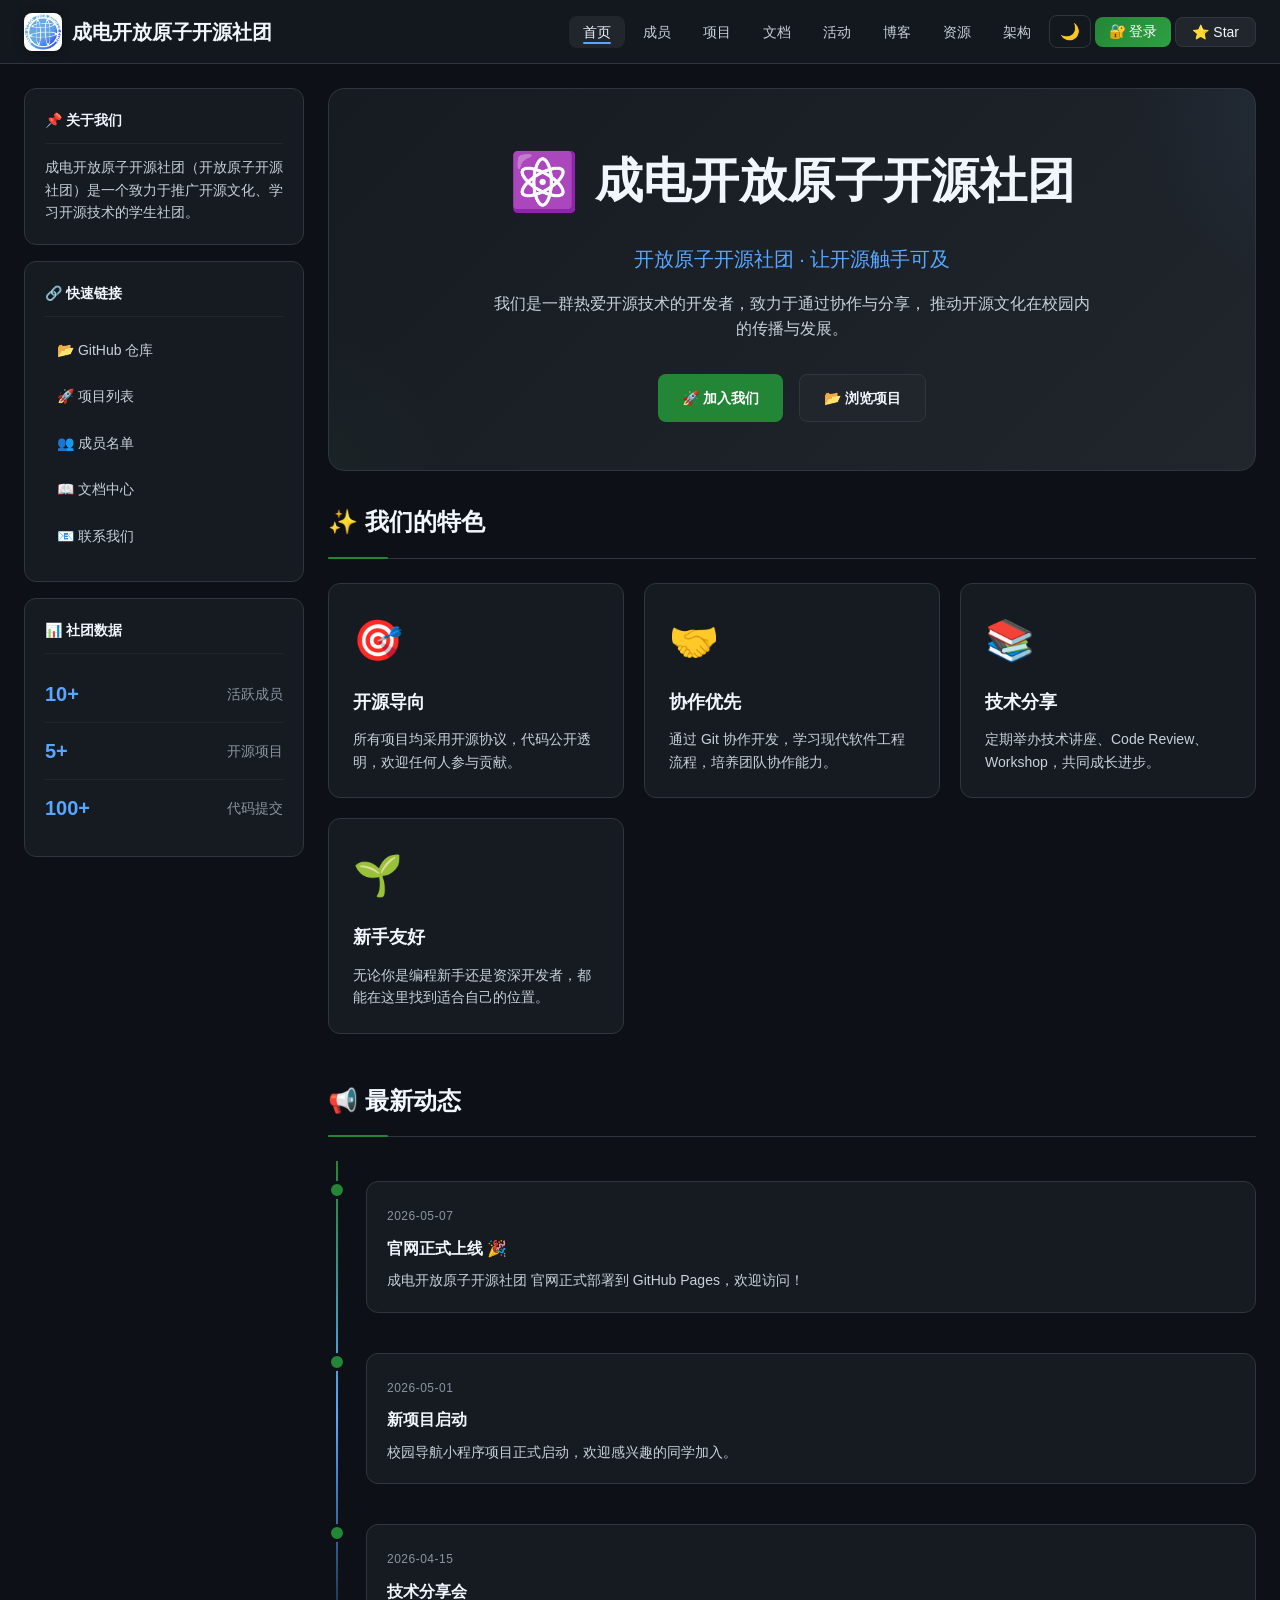
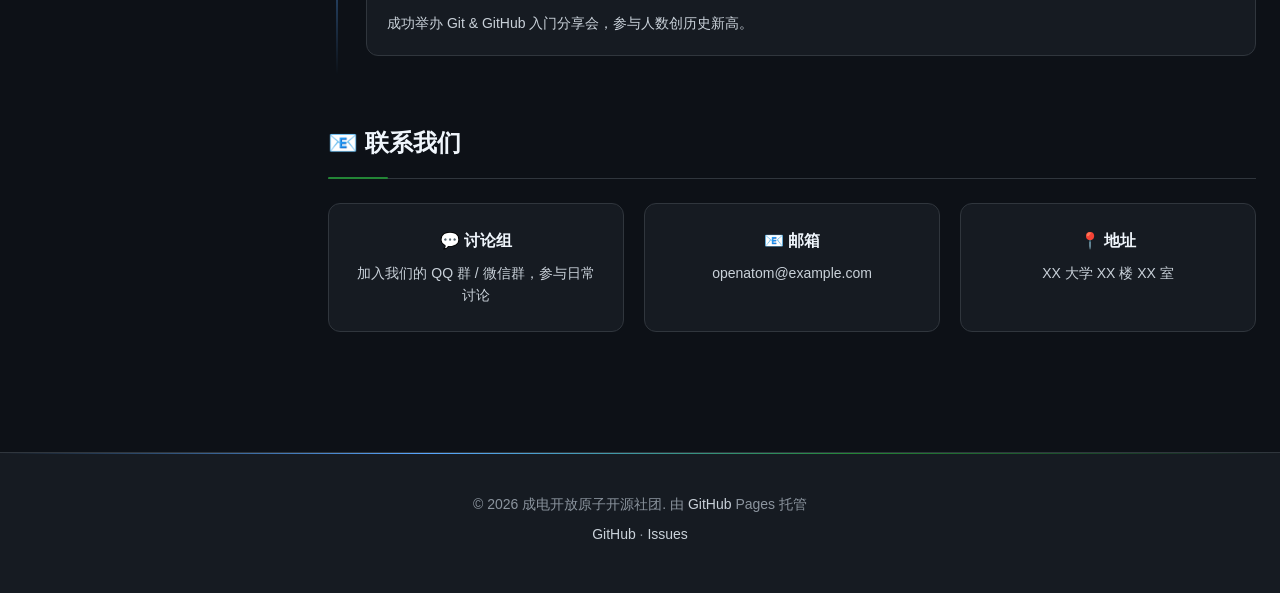
<file: index.html>
﻿<!DOCTYPE html>
<html lang="zh-CN">
<head>
    <meta charset="UTF-8">
    <meta name="viewport" content="width=device-width, initial-scale=1.0">
    <title>成电开放原子开源社团 - 开放原子开源社团</title>
    <link rel="stylesheet" href="style.css">
    <!-- 引入 GitHub 风格字体 -->
    <link rel="preconnect" href="https://fonts.googleapis.com">
    <link rel="preconnect" href="https://fonts.gstatic.com" crossorigin>
    <link href="https://fonts.googleapis.com/css2?family=Inter:wght@400;500;600;700&display=swap" rel="stylesheet">
</head>
<body>
    <!-- ========== 顶部导航栏 ========== -->
    <nav class="navbar">
        <div class="nav-container">
            <!-- 左侧：Logo + 社团名 -->
            <a href="index.html" class="nav-logo">
                <img src="assets/logo.jpg?v=2" alt="成电开放原子开源社团" class="nav-logo-img">
                <span class="logo-text">成电开放原子开源社团</span>
            </a>

            <!-- 右侧：导航链接 -->
            <ul class="nav-links">
                <li><a href="index.html" class="nav-link active">首页</a></li>
                <li><a href="members.html" class="nav-link">成员</a></li>
                <li><a href="projects.html" class="nav-link">项目</a></li>
                <li><a href="docs/index.html" class="nav-link">文档</a></li>
                <li><a href="events.html" class="nav-link">活动</a></li>
                <li><a href="blog.html" class="nav-link">博客</a></li>
                <li><a href="resources.html" class="nav-link">资源</a></li>
                <li><a href="architecture.html" class="nav-link">架构</a></li>
                <li><button class="theme-toggle" onclick="toggleTheme()" title="切换主题">🌙</button></li>
                <li><button class="login-trigger-btn" onclick="openLoginModal()" title="登录/注册">🔐 登录</button></li>
                <li><a href="https://github.com/Jwei673/openatom-club" target="_blank" class="nav-btn">⭐ Star</a></li>
                        </ul>

        </div>
    </nav>

    <!-- ========== 主体布局：左侧边栏 + 右侧内容 ========== -->
    <div class="main-layout">

        <!-- ======== 左侧边栏 ======== -->
        <aside class="sidebar">
            <!-- 社团信息卡片 -->
            <div class="sidebar-card">
                <h3>📌 关于我们</h3>
                <p>成电开放原子开源社团（开放原子开源社团）是一个致力于推广开源文化、学习开源技术的学生社团。</p>
            </div>

            <!-- 快速链接 -->
            <div class="sidebar-card">
                <h3>🔗 快速链接</h3>
                <ul class="quick-links">
                    <li><a href="https://github.com/Jwei673/openatom-club" target="_blank">📂 GitHub 仓库</a></li>
                    <li><a href="projects.html">🚀 项目列表</a></li>
                    <li><a href="members.html">👥 成员名单</a></li>
                    <li><a href="docs/index.html">📖 文档中心</a></li>
                    <li><a href="#contact">📧 联系我们</a></li>
                </ul>
            </div>

            <!-- 统计数据 -->
            <div class="sidebar-card stats-card">
                <h3>📊 社团数据</h3>
                <div class="stat-item">
                    <span class="stat-number">10+</span>
                    <span class="stat-label">活跃成员</span>
                </div>
                <div class="stat-item">
                    <span class="stat-number">5+</span>
                    <span class="stat-label">开源项目</span>
                </div>
                <div class="stat-item">
                    <span class="stat-number">100+</span>
                    <span class="stat-label">代码提交</span>
                </div>
            </div>
        </aside>

        <!-- ======== 右侧主内容区 ======== -->
        <main class="content">
            <!-- Hero 区域（首屏大图） -->
            <section class="hero">
                <h1 class="hero-title">
                    <span class="hero-icon">⚛️</span>
                    成电开放原子开源社团
                </h1>
                <p class="hero-subtitle">开放原子开源社团 · 让开源触手可及</p>
                <p class="hero-desc animate-slide-up delay-3">
                    我们是一群热爱开源技术的开发者，致力于通过协作与分享，
                    推动开源文化在校园内的传播与发展。
                </p>
                <div class="hero-actions animate-slide-up delay-4">
                    <a href="https://github.com/Jwei673/openatom-club" target="_blank"
                       class="btn btn-primary">🚀 加入我们</a>
                    <a href="projects.html" class="btn btn-secondary">📂 浏览项目</a>
                </div>
            </section>

            <!-- 特色介绍区域 -->
            <section class="features">
                <h2 class="section-title animate-slide-left">✨ 我们的特色</h2>
                <div class="feature-grid">
                    <div class="feature-card animate-slide-up delay-1">
                        <div class="feature-icon">🎯</div>
                        <h3>开源导向</h3>
                        <p>所有项目均采用开源协议，代码公开透明，欢迎任何人参与贡献。</p>
                    </div>
                    <div class="feature-card animate-slide-up delay-2">
                        <div class="feature-icon">🤝</div>
                        <h3>协作优先</h3>
                        <p>通过 Git 协作开发，学习现代软件工程流程，培养团队协作能力。</p>
                    </div>
                    <div class="feature-card animate-slide-up delay-3">
                        <div class="feature-icon">📚</div>
                        <h3>技术分享</h3>
                        <p>定期举办技术讲座、Code Review、Workshop，共同成长进步。</p>
                    </div>
                    <div class="feature-card animate-slide-up delay-4">
                        <div class="feature-icon">🌱</div>
                        <h3>新手友好</h3>
                        <p>无论你是编程新手还是资深开发者，都能在这里找到适合自己的位置。</p>
                    </div>
                </div>
            </section>

            <!-- 最新动态区域 -->
            <section class="updates">
                <h2 class="section-title animate-slide-left">📢 最新动态</h2>
                <div class="timeline">
                    <div class="timeline-item">
                        <div class="timeline-dot"></div>
                        <div class="timeline-content">
                            <span class="timeline-date">2026-05-07</span>
                            <h4>官网正式上线 🎉</h4>
                            <p>成电开放原子开源社团 官网正式部署到 GitHub Pages，欢迎访问！</p>
                        </div>
                    </div>
                    <div class="timeline-item">
                        <div class="timeline-dot"></div>
                        <div class="timeline-content">
                            <span class="timeline-date">2026-05-01</span>
                            <h4>新项目启动</h4>
                            <p>校园导航小程序项目正式启动，欢迎感兴趣的同学加入。</p>
                        </div>
                    </div>
                    <div class="timeline-item">
                        <div class="timeline-dot"></div>
                        <div class="timeline-content">
                            <span class="timeline-date">2026-04-15</span>
                            <h4>技术分享会</h4>
                            <p>成功举办 Git & GitHub 入门分享会，参与人数创历史新高。</p>
                        </div>
                    </div>
                </div>
            </section>

            <!-- 联系方式区域 -->
            <section id="contact" class="contact">
                <h2 class="section-title animate-slide-left">📧 联系我们</h2>
                <div class="contact-grid">
                    <div class="contact-card">
                        <h4>💬 讨论组</h4>
                        <p>加入我们的 QQ 群 / 微信群，参与日常讨论</p>
                    </div>
                    <div class="contact-card">
                        <h4>📧 邮箱</h4>
                        <p>openatom@example.com</p>
                    </div>
                    <div class="contact-card">
                        <h4>📍 地址</h4>
                        <p>XX 大学 XX 楼 XX 室</p>
                    </div>
                </div>
            </section>
        </main>
    </div>

    <!-- ========== 页脚 ========== -->
    <footer class="footer">
        <div class="footer-content">
            <p>&copy; 2026 成电开放原子开源社团. 由 <a href="https://github.com" target="_blank">GitHub</a> Pages 托管</p>
            <p>
                <a href="https://github.com/Jwei673/openatom-club" target="_blank">GitHub</a> ·
                <a href="https://github.com/Jwei673/openatom-club/issues" target="_blank">Issues</a>
            </p>
        </div>
    </footer>

    <!-- 共享脚本 -->
    <script src="shared.js"></script>

    <!-- 全站搜索弹窗 -->
    <div class="search-overlay" id="searchOverlay" onclick="if(event.target.id===' + "'searchOverlay'" + '){closeSearch()}">
        <div class="search-modal" onclick="event.stopPropagation()">
            <input class="search-modal-input" type="text" placeholder="搜索页面..." id="searchInput" autocomplete="off">
            <div class="search-results" id="searchResults">
                <div class="search-empty">输入关键词开始搜索...</div>
            </div>
            <div class="search-modal-footer">
                <span><kbd>↑</kbd><kbd>↓</kbd> 导航</span>
                <span><kbd>Enter</kbd> 跳转</span>
                <span><kbd>Esc</kbd> 关闭</span>
            </div>
        </div>
    </div>

    <!-- 回到顶部 -->
    <button class="back-to-top" id="backToTop" onclick="scrollToTop()">⬆</button>

    <!-- 搜索快捷键 + 功能（各页面可定制 searchData） -->
    <script>
    (function(){
        var searchData = [
            {title:"首页",desc:"成电开放原子开源社团 官方网站首页",icon:"🏠",url:"index.html"},
            {title:"成员",desc:"社团核心成员与活跃成员列表",icon:"👥",url:"members.html"},
            {title:"项目",desc:"社团正在开发的项目展示",icon:"🚀",url:"projects.html"},
            {title:"文档",desc:"社团介绍、Git 教程、常见问题",icon:"📄",url:"docs/index.html"},
            {title:"活动",desc:"即将举办的活动与往期回顾",icon:"📅",url:"events.html"},
            {title:"博客",desc:"技术文章、教程与经验分享",icon:"📝",url:"blog.html"},
            {title:"资源中心",desc:"开发工具、学习路线、书籍推荐",icon:"🎓",url:"resources.html"},
        ];

        var si = document.getElementById("searchInput");
        var sr = document.getElementById("searchResults");
        var sel = -1;

        if (si) {
            si.addEventListener("input", function(){
                var kw = this.value.trim().toLowerCase();
                sel = -1;
                if (!kw) { sr.innerHTML = '<div class="search-empty">输入关键词开始搜索...</div>'; return; }
                var filt = searchData.filter(function(i){ return i.title.toLowerCase().includes(kw)||i.desc.toLowerCase().includes(kw); });
                if (!filt.length) { sr.innerHTML = '<div class="search-empty">没有找到相关结果</div>'; return; }
                sr.innerHTML = filt.map(function(item,idx){
                    return '<div class="search-result-item" data-url="'+item.url+'" onclick="location.href='+"'"+item.url+"'"+'">'+
                        '<span class="search-result-icon">'+item.icon+'</span>'+
                        '<div class="search-result-info"><h4>'+item.title+'</h4><p>'+item.desc+'</p></div></div>';
                }).join("");
            });
            si.addEventListener("keydown", function(e){
                var items = sr.querySelectorAll(".search-result-item");
                if (e.key==="ArrowDown"){ sel=Math.min(sel+1,items.length-1); updateSel(items); e.preventDefault(); }
                else if(e.key==="ArrowUp"){ sel=Math.max(sel-1,-1); updateSel(items); e.preventDefault(); }
                else if(e.key==="Enter"&&sel>=0){ items[sel].click(); }
                else if(e.key==="Escape"){ closeSearch(); }
            });
        }
        function updateSel(items){ items.forEach(function(el,i){ el.classList.toggle("selected",i===sel); }); if(sel>=0)items[sel].scrollIntoView({block:"nearest"}); }

        document.addEventListener("keydown", function(e){
            if((e.ctrlKey||e.metaKey)&&e.key==="k"){ e.preventDefault(); openSearch(); }
        });
        window.openSearch = function(){
            document.getElementById("searchOverlay").classList.add("active");
            document.getElementById("searchInput").focus();
        };
        window.closeSearch = function(){
            var ov = document.getElementById("searchOverlay");
            if(ov) ov.classList.remove("active");
            var inp = document.getElementById("searchInput");
            if(inp){ inp.value=""; }
            var res = document.getElementById("searchResults");
            if(res){ res.innerHTML='<div class="search-empty">输入关键词开始搜索...</div>'; }
            sel=-1;
        };
    })();
    </script>

    <!-- ========== 登录弹窗 ========== -->
    <div class="login-overlay" id="loginOverlay" onclick="closeLoginModal()"></div>
    <div class="login-modal" id="loginModal">
        <!-- 弹窗头部 -->
        <div class="login-modal-header">
            <h2 class="login-modal-title">🔐 <span>登录账号</span></h2>
            <button class="login-close-btn" onclick="closeLoginModal()" title="关闭">×</button>
        </div>

        <!-- Tab 切换 -->
        <div class="login-tabs">
            <button class="login-tab active" data-tab="login" onclick="switchLoginTab('login')">登录</button>
            <button class="login-tab" data-tab="register" onclick="switchLoginTab('register')">注册</button>
        </div>

        <!-- 表单容器 -->
        <div class="login-form-container">
            <!-- 登录表单 -->
            <form class="login-form active" id="loginForm" onsubmit="handleLogin(event)">
                <div class="login-input-group">
                    <label class="login-label">用户名 / 邮箱</label>
                    <input type="text" class="login-input" placeholder="请输入用户名或邮箱" required>
                </div>
                <div class="login-input-group">
                    <label class="login-label">密码</label>
                    <input type="password" class="login-input" placeholder="请输入密码" required>
                </div>
                <div class="login-options">
                    <label class="login-remember">
                        <input type="checkbox"> 记住我
                    </label>
                    <a href="#" class="login-forgot" onclick="alert('这是一个演示页面，忘记密码功能暂未实现'); return false;">忘记密码？</a>
                </div>
                <button type="submit" class="login-submit">登录</button>

                <div class="login-divider">或使用以下方式登录</div>

                <div class="login-social-btns">
                    <button type="button" class="login-social-btn" onclick="alert('GitHub 登录功能开发中...')">
                        <span>🐙</span> GitHub
                    </button>
                    <button type="button" class="login-social-btn" onclick="alert('微信登录功能开发中...')">
                        <span>💬</span> 微信
                    </button>
                </div>
            </form>

            <!-- 注册表单 -->
            <form class="login-form" id="registerForm" onsubmit="handleRegister(event)">
                <div class="login-input-group">
                    <label class="login-label">用户名</label>
                    <input type="text" class="login-input" placeholder="请输入用户名" required>
                </div>
                <div class="login-input-group">
                    <label class="login-label">邮箱</label>
                    <input type="email" class="login-input" placeholder="请输入邮箱地址" required>
                </div>
                <div class="login-input-group">
                    <label class="login-label">密码</label>
                    <input type="password" class="login-input" placeholder="请设置密码（至少6位）" minlength="6" required>
                </div>
                <div class="login-input-group">
                    <label class="login-label">确认密码</label>
                    <input type="password" class="login-input" placeholder="请再次输入密码" required>
                </div>
                <button type="submit" class="login-submit">注册</button>

                <div class="login-divider">或使用以下方式注册</div>

                <div class="login-social-btns">
                    <button type="button" class="login-social-btn" onclick="alert('GitHub 注册功能开发中...')">
                        <span>🐙</span> GitHub
                    </button>
                    <button type="button" class="login-social-btn" onclick="alert('微信注册功能开发中...')">
                        <span>💬</span> 微信
                    </button>
                </div>
            </form>
        </div>

        <!-- 弹窗底部 -->
        <div class="login-footer">
            登录即表示同意 <a href="#" onclick="alert('服务条款页面开发中...'); return false;">服务条款</a> 和 <a href="#" onclick="alert('隐私政策页面开发中...'); return false;">隐私政策</a>
        </div>
    </div>

</body>
</html>
</file>
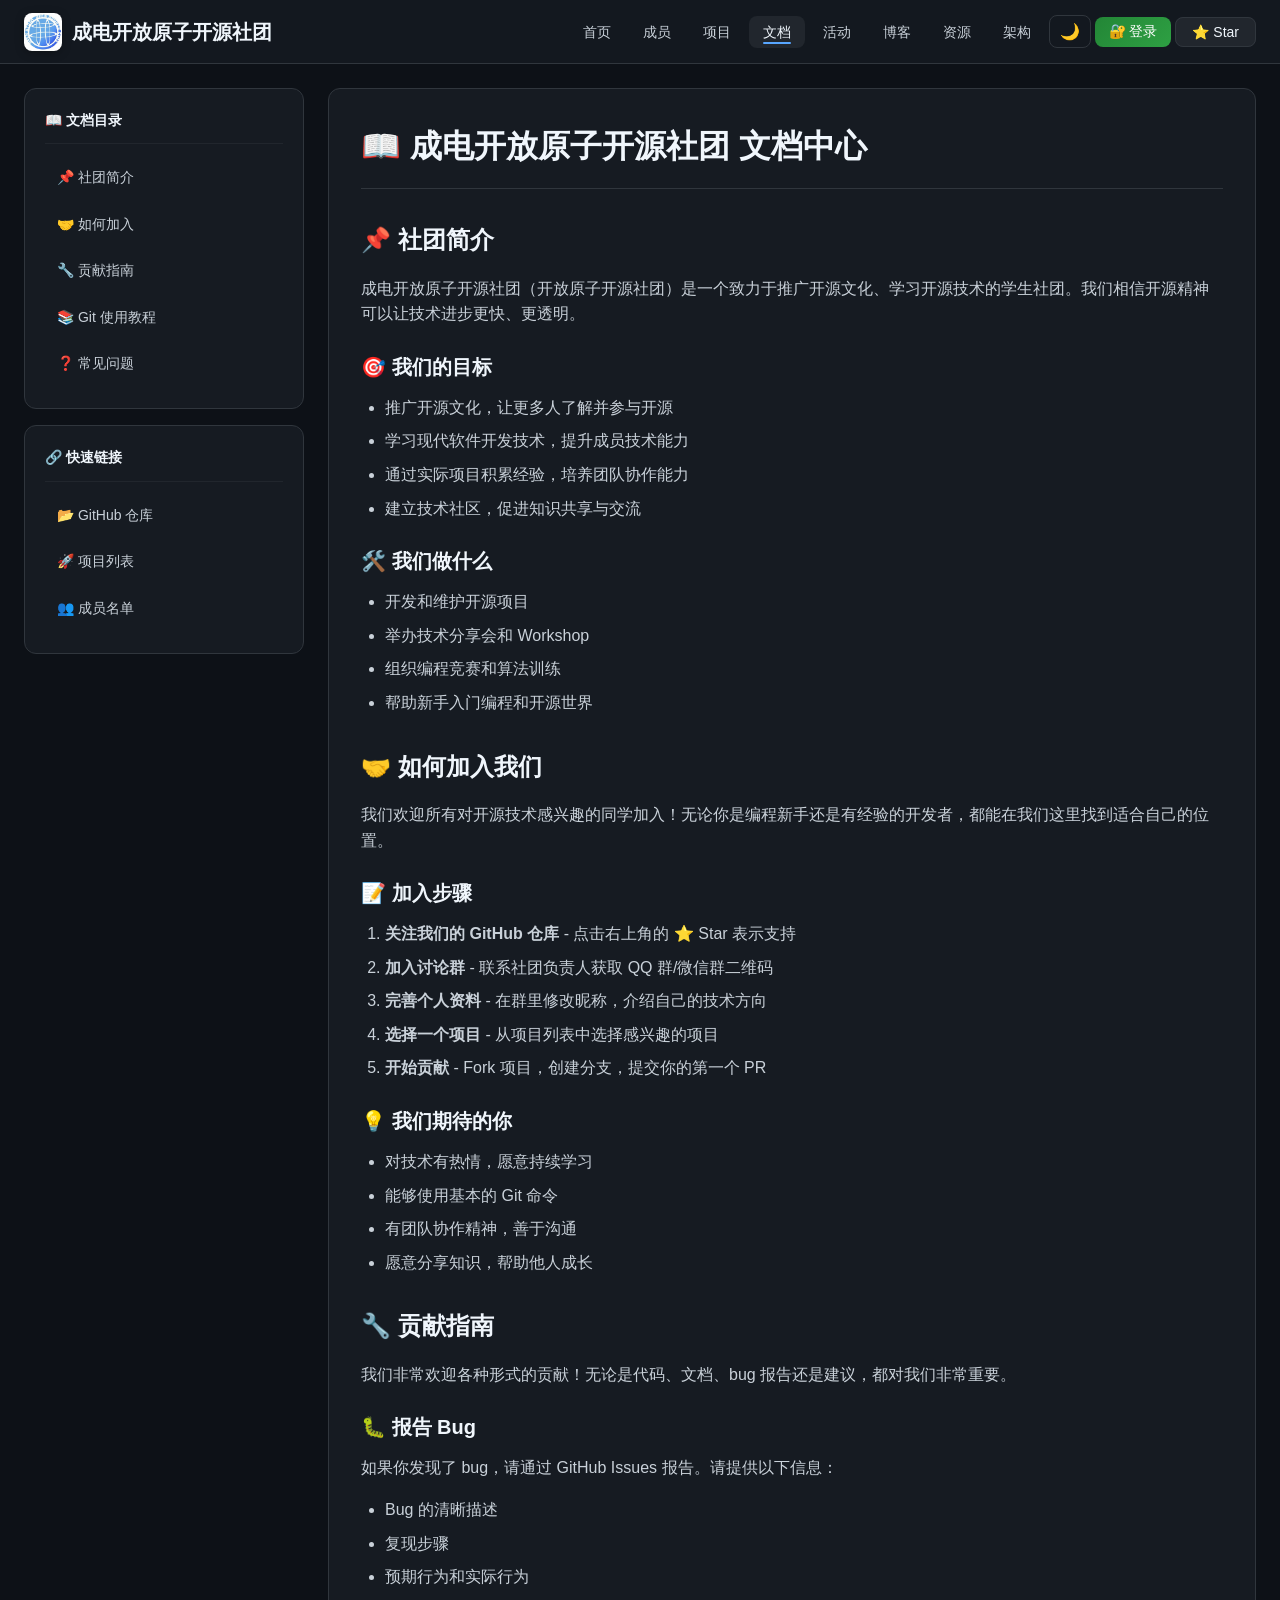
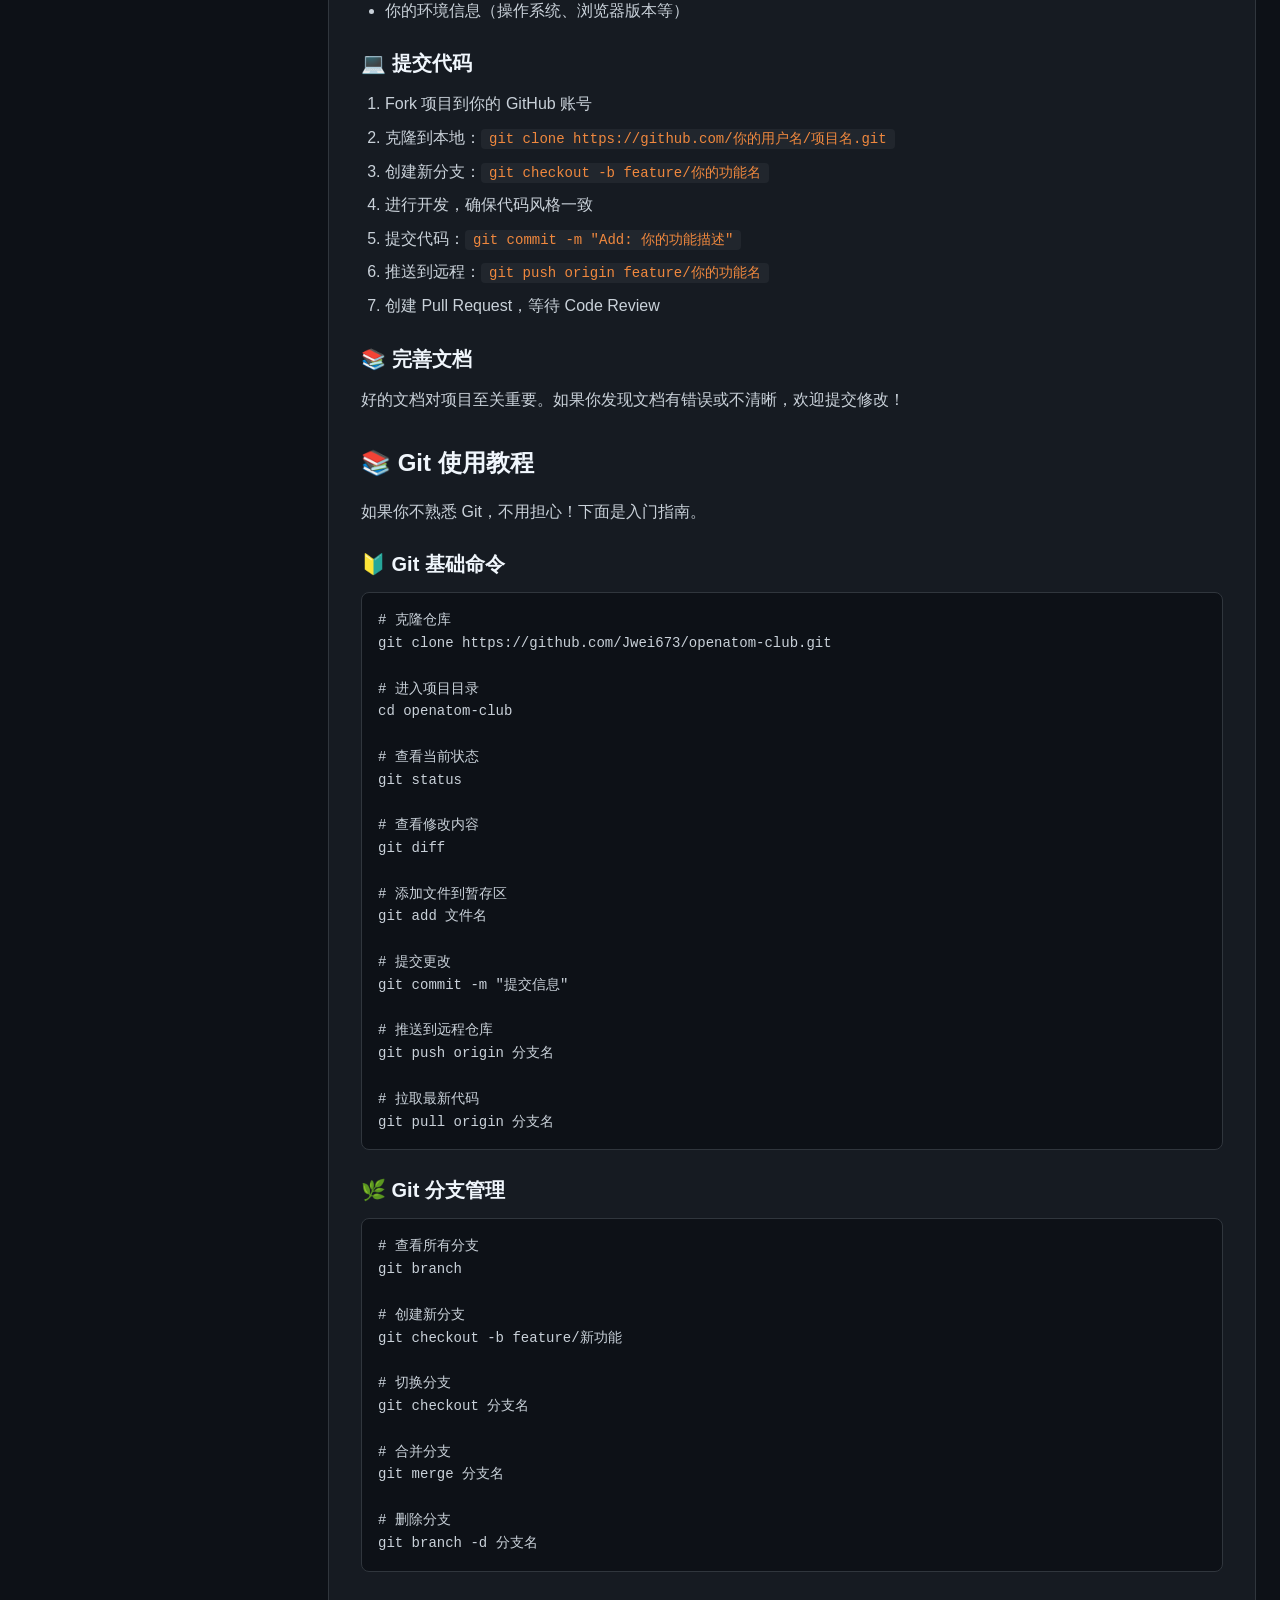
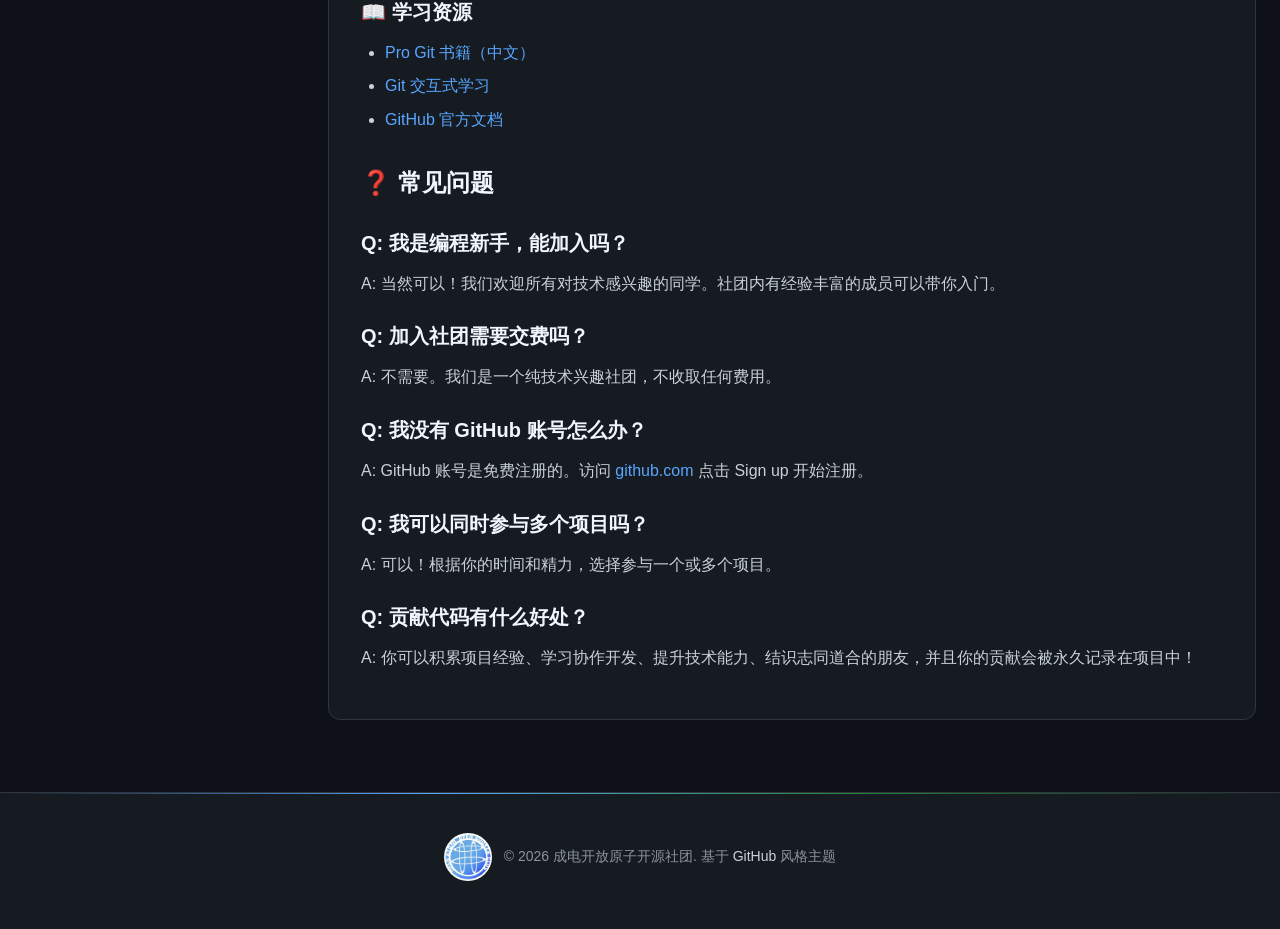
<file: docs/index.html>
﻿<!DOCTYPE html>
<html lang="zh-CN">
<head>
    <meta charset="UTF-8">
    <meta name="viewport" content="width=device-width, initial-scale=1.0">
    <title>文档中心 - 成电开放原子开源社团</title>
    <link rel="stylesheet" href="../style.css">
</head>
<body>
    <!-- ========== 顶部导航栏 ========== -->
    <nav class="navbar">
        <div class="nav-container">
            <a href="../index.html" class="nav-logo">
                <img src="../assets/logo.jpg?v=2" alt="成电开放原子开源社团" class="nav-logo-img">
                <span class="logo-text">成电开放原子开源社团</span>
            </a>
            <ul class="nav-links">
                <li><a href="../index.html" class="nav-link">首页</a></li>
                <li><a href="../members.html" class="nav-link">成员</a></li>
                <li><a href="../projects.html" class="nav-link">项目</a></li>
                <li><a href="../docs/index.html" class="nav-link active">文档</a></li>
                <li><a href="../events.html" class="nav-link">活动</a></li>
                <li><a href="../blog.html" class="nav-link">博客</a></li>
                <li><a href="../resources.html" class="nav-link">资源</a></li>
                <li><a href="../architecture.html" class="nav-link">架构</a></li>
                <li><button class="theme-toggle" onclick="toggleTheme()" title="切换主题">🌙</button></li>
                <li><button class="login-trigger-btn" onclick="openLoginModal()" title="登录/注册">🔐 登录</button></li>
                <li><a href="https://github.com/Jwei673/openatom-club" target="_blank" class="nav-btn">⭐ Star</a></li>
                        </ul>

        </div>
    </nav>

    <!-- ========== 主体布局 ========== -->
    <div class="main-layout">
        <!-- 左侧边栏 -->
        <aside class="sidebar">
            <div class="sidebar-card">
                <h3>📖 文档目录</h3>
                <ul class="quick-links">
                    <li><a href="#intro">📌 社团简介</a></li>
                    <li><a href="#join">🤝 如何加入</a></li>
                    <li><a href="#contribute">🔧 贡献指南</a></li>
                    <li><a href="#git">📚 Git 使用教程</a></li>
                    <li><a href="#faq">❓ 常见问题</a></li>
                </ul>
            </div>
            <div class="sidebar-card">
                <h3>🔗 快速链接</h3>
                <ul class="quick-links">
                    <li><a href="https://github.com/Jwei673/openatom-club" target="_blank">📂 GitHub 仓库</a></li>
                    <li><a href="../projects.html">🚀 项目列表</a></li>
                    <li><a href="../members.html">👥 成员名单</a></li>
                </ul>
            </div>
        </aside>

        <!-- 右侧主内容 -->
        <main class="content">
            <div class="doc-content">
                <h1>📖 成电开放原子开源社团 文档中心</h1>

                <!-- 社团简介 -->
                <section id="intro">
                    <h2>📌 社团简介</h2>
                    <p>成电开放原子开源社团（开放原子开源社团）是一个致力于推广开源文化、学习开源技术的学生社团。我们相信开源精神可以让技术进步更快、更透明。</p>
                    <h3>🎯 我们的目标</h3>
                    <ul>
                        <li>推广开源文化，让更多人了解并参与开源</li>
                        <li>学习现代软件开发技术，提升成员技术能力</li>
                        <li>通过实际项目积累经验，培养团队协作能力</li>
                        <li>建立技术社区，促进知识共享与交流</li>
                    </ul>
                    <h3>🛠️ 我们做什么</h3>
                    <ul>
                        <li>开发和维护开源项目</li>
                        <li>举办技术分享会和 Workshop</li>
                        <li>组织编程竞赛和算法训练</li>
                        <li>帮助新手入门编程和开源世界</li>
                    </ul>
                </section>

                <!-- 如何加入 -->
                <section id="join">
                    <h2>🤝 如何加入我们</h2>
                    <p>我们欢迎所有对开源技术感兴趣的同学加入！无论你是编程新手还是有经验的开发者，都能在我们这里找到适合自己的位置。</p>
                    <h3>📝 加入步骤</h3>
                    <ol>
                        <li><strong>关注我们的 GitHub 仓库</strong> - 点击右上角的 ⭐ Star 表示支持</li>
                        <li><strong>加入讨论群</strong> - 联系社团负责人获取 QQ 群/微信群二维码</li>
                        <li><strong>完善个人资料</strong> - 在群里修改昵称，介绍自己的技术方向</li>
                        <li><strong>选择一个项目</strong> - 从项目列表中选择感兴趣的项目</li>
                        <li><strong>开始贡献</strong> - Fork 项目，创建分支，提交你的第一个 PR</li>
                    </ol>
                    <h3>💡 我们期待的你</h3>
                    <ul>
                        <li>对技术有热情，愿意持续学习</li>
                        <li>能够使用基本的 Git 命令</li>
                        <li>有团队协作精神，善于沟通</li>
                        <li>愿意分享知识，帮助他人成长</li>
                    </ul>
                </section>

                <!-- 贡献指南 -->
                <section id="contribute">
                    <h2>🔧 贡献指南</h2>
                    <p>我们非常欢迎各种形式的贡献！无论是代码、文档、bug 报告还是建议，都对我们非常重要。</p>
                    <h3>🐛 报告 Bug</h3>
                    <p>如果你发现了 bug，请通过 GitHub Issues 报告。请提供以下信息：</p>
                    <ul>
                        <li>Bug 的清晰描述</li>
                        <li>复现步骤</li>
                        <li>预期行为和实际行为</li>
                        <li>你的环境信息（操作系统、浏览器版本等）</li>
                    </ul>
                    <h3>💻 提交代码</h3>
                    <ol>
                        <li>Fork 项目到你的 GitHub 账号</li>
                        <li>克隆到本地：<code>git clone https://github.com/你的用户名/项目名.git</code></li>
                        <li>创建新分支：<code>git checkout -b feature/你的功能名</code></li>
                        <li>进行开发，确保代码风格一致</li>
                        <li>提交代码：<code>git commit -m "Add: 你的功能描述"</code></li>
                        <li>推送到远程：<code>git push origin feature/你的功能名</code></li>
                        <li>创建 Pull Request，等待 Code Review</li>
                    </ol>
                    <h3>📚 完善文档</h3>
                    <p>好的文档对项目至关重要。如果你发现文档有错误或不清晰，欢迎提交修改！</p>
                </section>

                <!-- Git 使用教程 -->
                <section id="git">
                    <h2>📚 Git 使用教程</h2>
                    <p>如果你不熟悉 Git，不用担心！下面是入门指南。</p>
                    <h3>🔰 Git 基础命令</h3>
                    <pre><code># 克隆仓库
git clone https://github.com/Jwei673/openatom-club.git

# 进入项目目录
cd openatom-club

# 查看当前状态
git status

# 查看修改内容
git diff

# 添加文件到暂存区
git add 文件名

# 提交更改
git commit -m "提交信息"

# 推送到远程仓库
git push origin 分支名

# 拉取最新代码
git pull origin 分支名</code></pre>
                    <h3>🌿 Git 分支管理</h3>
                    <pre><code># 查看所有分支
git branch

# 创建新分支
git checkout -b feature/新功能

# 切换分支
git checkout 分支名

# 合并分支
git merge 分支名

# 删除分支
git branch -d 分支名</code></pre>
                    <h3>📖 学习资源</h3>
                    <ul>
                        <li><a href="https://git-scm.com/book/zh/v2" target="_blank">Pro Git 书籍（中文）</a></li>
                        <li><a href="https://learngitbranching.js.org/" target="_blank">Git 交互式学习</a></li>
                        <li><a href="https://github.com" target="_blank">GitHub 官方文档</a></li>
                    </ul>
                </section>

                <!-- 常见问题 -->
                <section id="faq">
                    <h2>❓ 常见问题</h2>
                    <h3>Q: 我是编程新手，能加入吗？</h3>
                    <p>A: 当然可以！我们欢迎所有对技术感兴趣的同学。社团内有经验丰富的成员可以带你入门。</p>
                    <h3>Q: 加入社团需要交费吗？</h3>
                    <p>A: 不需要。我们是一个纯技术兴趣社团，不收取任何费用。</p>
                    <h3>Q: 我没有 GitHub 账号怎么办？</h3>
                    <p>A: GitHub 账号是免费注册的。访问 <a href="https://github.com" target="_blank">github.com</a> 点击 Sign up 开始注册。</p>
                    <h3>Q: 我可以同时参与多个项目吗？</h3>
                    <p>A: 可以！根据你的时间和精力，选择参与一个或多个项目。</p>
                    <h3>Q: 贡献代码有什么好处？</h3>
                    <p>A: 你可以积累项目经验、学习协作开发、提升技术能力、结识志同道合的朋友，并且你的贡献会被永久记录在项目中！</p>
                </section>
            </div>
        </main>
    </div>

    <!-- 页脚 -->
    <footer class="footer">
        <div class="footer-content">
            <p><img src="../assets/logo.jpg?v=2" alt="成电开放原子开源社团" class="footer-logo"> &copy; 2026 成电开放原子开源社团. 基于 <a href="https://github.com" target="_blank">GitHub</a> 风格主题</p>
        </div>
    </footer>

    <!-- 共享脚本 -->
    <script src="../shared.js"></script>

    <!-- 全站搜索弹窗 -->
    <div class="search-overlay" id="searchOverlay" onclick="if(event.target.id==='searchOverlay'){closeSearch()}">
        <div class="search-modal" onclick="event.stopPropagation()">
            <input class="search-modal-input" type="text" placeholder="搜索页面..." id="searchInput" autocomplete="off">
            <div class="search-results" id="searchResults">
                <div class="search-empty">输入关键词开始搜索...</div>
            </div>
            <div class="search-modal-footer">
                <span><kbd>↑</kbd><kbd>↓</kbd> 导航</span>
                <span><kbd>Enter</kbd> 跳转</span>
                <span><kbd>Esc</kbd> 关闭</span>
            </div>
        </div>
    </div>

    <!-- 回到顶部 -->
    <button class="back-to-top" id="backToTop" onclick="scrollToTop()">⬆</button>

    <!-- 搜索功能 -->
    <script>
    (function(){
        var searchData=[
            {title:"首页",desc:"成电开放原子开源社团 官方网站首页",icon:"🏠",url:"index.html"},
            {title:"成员",desc:"社团核心成员与活跃成员列表",icon:"👥",url:"members.html"},
            {title:"项目",desc:"社团正在开发的项目展示",icon:"🚀",url:"projects.html"},
            {title:"文档",desc:"社团介绍、Git 教程、常见问题",icon:"📄",url:"docs/index.html"},
            {title:"活动",desc:"即将举办的活动与往期回顾",icon:"📅",url:"events.html"},
            {title:"博客",desc:"技术文章、教程与经验分享",icon:"📝",url:"blog.html"},
            {title:"资源中心",desc:"开发工具、学习路线、书籍推荐",icon:"🎓",url:"resources.html"},
        ];
        var si=document.getElementById("searchInput");
        var sr=document.getElementById("searchResults");
        var sel=-1;
        if(si){
            si.addEventListener("input",function(){
                var kw=this.value.trim().toLowerCase();
                sel=-1;
                if(!kw){sr.innerHTML='<div class="search-empty">输入关键词开始搜索...</div>';return;}
                var filt=searchData.filter(function(i){return i.title.toLowerCase().includes(kw)||i.desc.toLowerCase().includes(kw);});
                if(!filt.length){sr.innerHTML='<div class="search-empty">没有找到相关结果</div>';return;}
                sr.innerHTML=filt.map(function(item){
                    return '<div class="search-result-item" onclick="location.href=\''+item.url+'\'">'+
                        '<span class="search-result-icon">'+item.icon+'</span>'+
                        '<div class="search-result-info"><h4>'+item.title+'</h4><p>'+item.desc+'</p></div></div>';
                }).join("");
            });
            si.addEventListener("keydown",function(e){
                var items=sr.querySelectorAll(".search-result-item");
                if(e.key==="ArrowDown"){sel=Math.min(sel+1,items.length-1);updateSel(items);e.preventDefault();}
                else if(e.key==="ArrowUp"){sel=Math.max(sel-1,-1);updateSel(items);e.preventDefault();}
                else if(e.key==="Enter"&&sel>=0){items[sel].click();}
                else if(e.key==="Escape"){closeSearch();}
            });
        }
        function updateSel(items){items.forEach(function(el,i){el.classList.toggle("selected",i===sel);});if(sel>=0)items[sel].scrollIntoView({block:"nearest"});}
        document.addEventListener("keydown",function(e){
            if((e.ctrlKey||e.metaKey)&&e.key==="k"){e.preventDefault();openSearch();}
        });
        window.openSearch=function(){document.getElementById("searchOverlay").classList.add("active");document.getElementById("searchInput").focus();};
        window.closeSearch=function(){
            var ov=document.getElementById("searchOverlay");
            if(ov)ov.classList.remove("active");
            var inp=document.getElementById("searchInput");
            if(inp)inp.value="";
            var res=document.getElementById("searchResults");
            if(res)res.innerHTML='<div class="search-empty">输入关键词开始搜索...</div>';
            sel=-1;
        };
    })();
    </script>

    <!-- ========== 登录弹窗 ========== -->
    <div class="login-overlay" id="loginOverlay" onclick="closeLoginModal()"></div>
    <div class="login-modal" id="loginModal">
        <!-- 弹窗头部 -->
        <div class="login-modal-header">
            <h2 class="login-modal-title">🔐 <span>登录账号</span></h2>
            <button class="login-close-btn" onclick="closeLoginModal()" title="关闭">×</button>
        </div>

        <!-- Tab 切换 -->
        <div class="login-tabs">
            <button class="login-tab active" data-tab="login" onclick="switchLoginTab('login')">登录</button>
            <button class="login-tab" data-tab="register" onclick="switchLoginTab('register')">注册</button>
        </div>

        <!-- 表单容器 -->
        <div class="login-form-container">
            <!-- 登录表单 -->
            <form class="login-form active" id="loginForm" onsubmit="handleLogin(event)">
                <div class="login-input-group">
                    <label class="login-label">用户名 / 邮箱</label>
                    <input type="text" class="login-input" placeholder="请输入用户名或邮箱" required>
                </div>
                <div class="login-input-group">
                    <label class="login-label">密码</label>
                    <input type="password" class="login-input" placeholder="请输入密码" required>
                </div>
                <div class="login-options">
                    <label class="login-remember">
                        <input type="checkbox"> 记住我
                    </label>
                    <a href="#" class="login-forgot" onclick="alert('这是一个演示页面，忘记密码功能暂未实现'); return false;">忘记密码？</a>
                </div>
                <button type="submit" class="login-submit">登录</button>

                <div class="login-divider">或使用以下方式登录</div>

                <div class="login-social-btns">
                    <button type="button" class="login-social-btn" onclick="alert('GitHub 登录功能开发中...')">
                        <span>🐙</span> GitHub
                    </button>
                    <button type="button" class="login-social-btn" onclick="alert('微信登录功能开发中...')">
                        <span>💬</span> 微信
                    </button>
                </div>
            </form>

            <!-- 注册表单 -->
            <form class="login-form" id="registerForm" onsubmit="handleRegister(event)">
                <div class="login-input-group">
                    <label class="login-label">用户名</label>
                    <input type="text" class="login-input" placeholder="请输入用户名" required>
                </div>
                <div class="login-input-group">
                    <label class="login-label">邮箱</label>
                    <input type="email" class="login-input" placeholder="请输入邮箱地址" required>
                </div>
                <div class="login-input-group">
                    <label class="login-label">密码</label>
                    <input type="password" class="login-input" placeholder="请设置密码（至少6位）" minlength="6" required>
                </div>
                <div class="login-input-group">
                    <label class="login-label">确认密码</label>
                    <input type="password" class="login-input" placeholder="请再次输入密码" required>
                </div>
                <button type="submit" class="login-submit">注册</button>

                <div class="login-divider">或使用以下方式注册</div>

                <div class="login-social-btns">
                    <button type="button" class="login-social-btn" onclick="alert('GitHub 注册功能开发中...')">
                        <span>🐙</span> GitHub
                    </button>
                    <button type="button" class="login-social-btn" onclick="alert('微信注册功能开发中...')">
                        <span>💬</span> 微信
                    </button>
                </div>
            </form>
        </div>

        <!-- 弹窗底部 -->
        <div class="login-footer">
            登录即表示同意 <a href="#" onclick="alert('服务条款页面开发中...'); return false;">服务条款</a> 和 <a href="#" onclick="alert('隐私政策页面开发中...'); return false;">隐私政策</a>
        </div>
    </div>

</body>
</html>
</file>
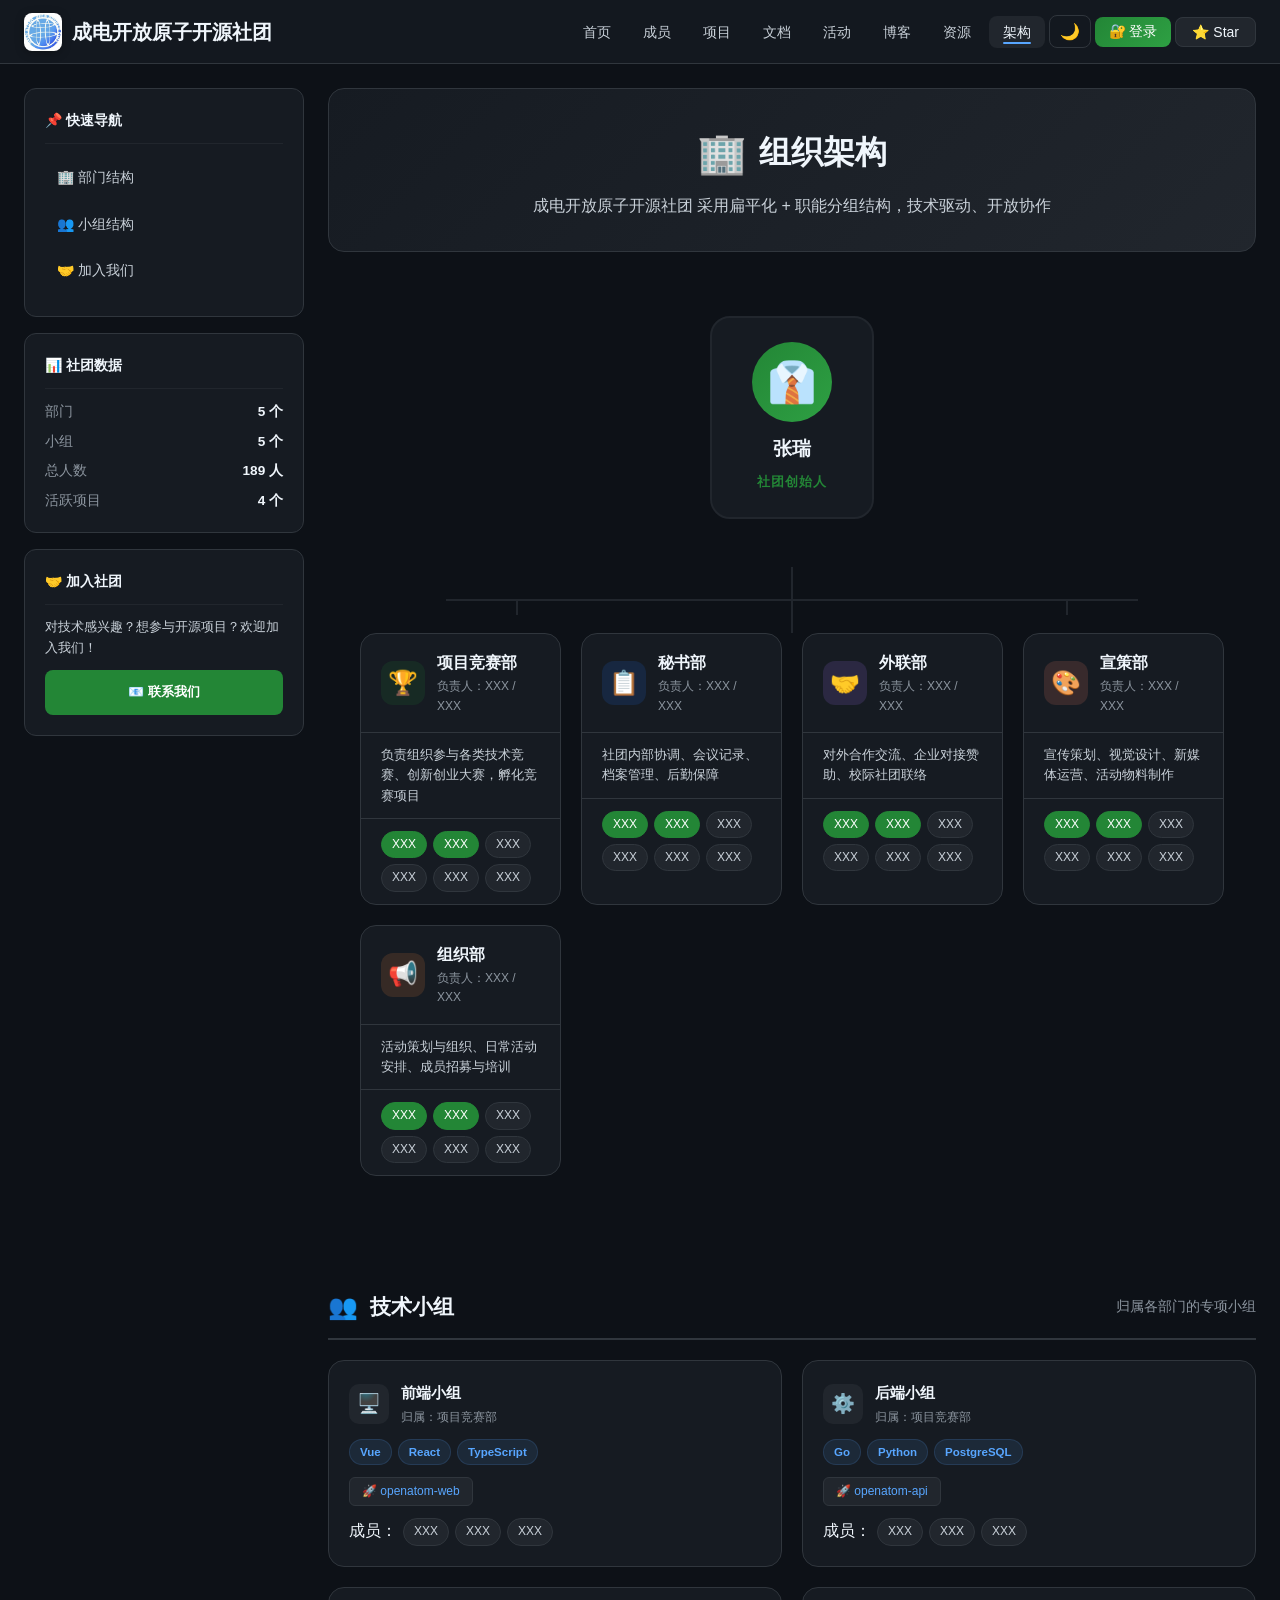
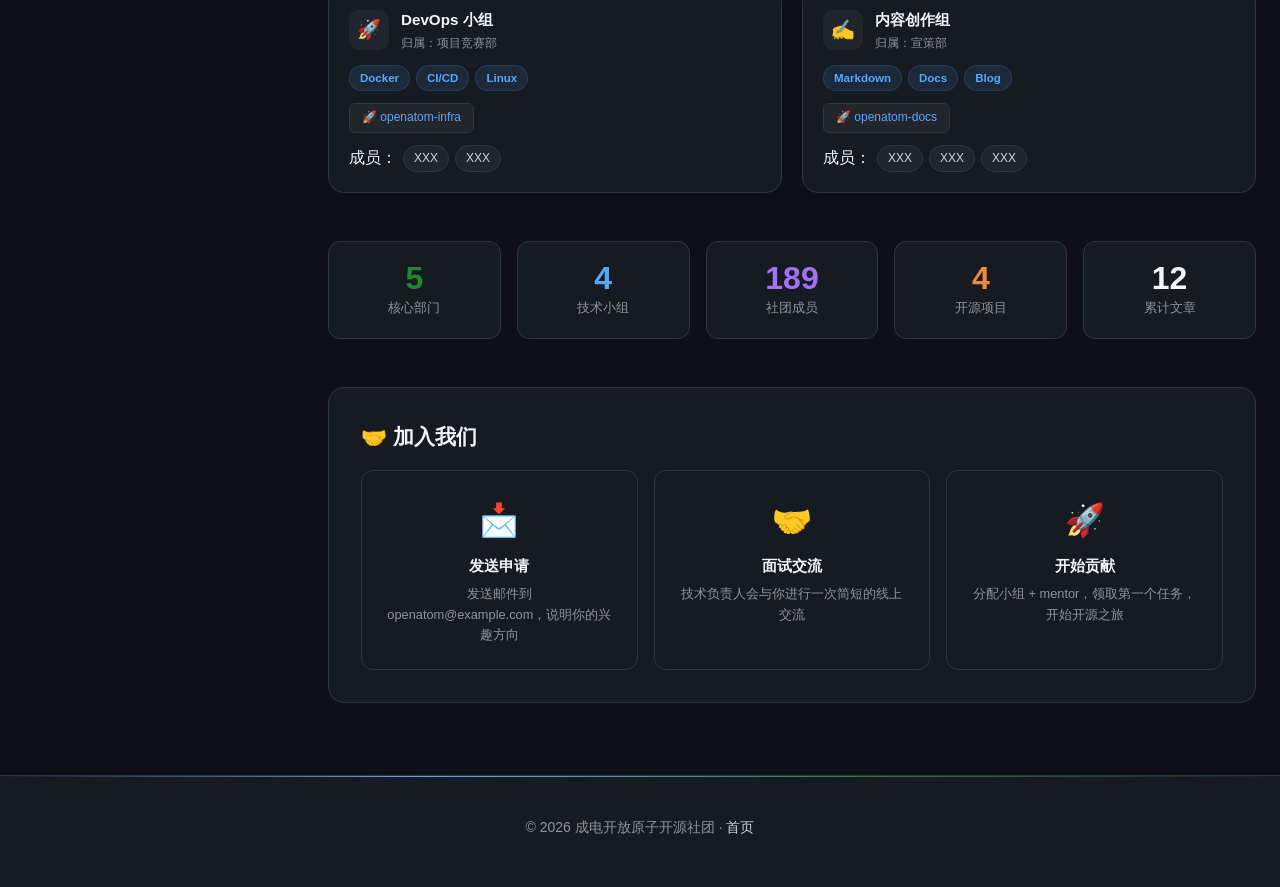
<file: architecture.html>
﻿<!DOCTYPE html>
<html lang="zh-CN">
<head>
    <meta charset="UTF-8">
    <meta name="viewport" content="width=device-width, initial-scale=1.0">
    <title>组织架构 - 成电开放原子开源社团</title>
    <link rel="stylesheet" href="style.css">
    <style>
        /* ========== 架构页专属样式 ========== */

        /* 组织结构图 - 核心容器 */
        .org-chart {
            position: relative;
            padding: 32px;
        }

        /* 主席/负责人卡片 */
        .org-president {
            text-align: center;
            margin-bottom: 48px;
        }

        .president-card {
            display: inline-flex;
            flex-direction: column;
            align-items: center;
            background: var(--bg-secondary);
            border: 2px solid var(--border-secondary);
            border-radius: 20px;
            padding: 24px 40px;
            gap: 8px;
            transition: transform 0.2s, box-shadow 0.2s;
        }

        .president-card:hover {
            transform: translateY(-4px);
            box-shadow: 0 12px 40px rgba(0, 0, 0, 0.3);
        }

        .president-avatar {
            width: 80px;
            height: 80px;
            border-radius: 50%;
            background: linear-gradient(135deg, var(--accent-green), #2ea043);
            display: flex;
            align-items: center;
            justify-content: center;
            font-size: 2.5rem;
            margin-bottom: 4px;
        }

        .president-name {
            font-size: 1.2rem;
            font-weight: 700;
        }

        .president-role {
            font-size: 0.8rem;
            color: var(--accent-green);
            font-weight: 600;
            letter-spacing: 1px;
        }

        /* 向下连接线 */
        .org-line-v {
            width: 2px;
            height: 32px;
            background: var(--border-secondary);
            margin: 0 auto 0;
        }

        .org-line-h {
            height: 2px;
            background: var(--border-secondary);
            margin: 0 auto 0;
            width: 80%;
            position: relative;
        }

        .org-line-h::before,
        .org-line-h::after {
            content: '';
            position: absolute;
            top: 0;
            width: 2px;
            height: 16px;
            background: var(--border-secondary);
        }

        .org-line-h::before { left: 10%; }
        .org-line-h::after { right: 10%; }

        /* 部门网格 */
        .dept-grid {
            display: grid;
            grid-template-columns: repeat(4, 1fr);
            gap: 20px;
            margin-bottom: 48px;
        }

        /* 部门卡片 */
        .dept-card {
            background: var(--bg-secondary);
            border: 1px solid var(--border-primary);
            border-radius: 16px;
            overflow: hidden;
            transition: transform 0.2s, box-shadow 0.2s;
        }

        .dept-card:hover {
            transform: translateY(-4px);
            box-shadow: 0 8px 32px rgba(0, 0, 0, 0.2);
        }

        .dept-header {
            padding: 16px 20px;
            display: flex;
            align-items: center;
            gap: 12px;
            border-bottom: 1px solid var(--border-primary);
        }

        .dept-icon {
            width: 44px;
            height: 44px;
            border-radius: 12px;
            display: flex;
            align-items: center;
            justify-content: center;
            font-size: 1.5rem;
            flex-shrink: 0;
        }

        .dept-info h3 {
            font-size: 1rem;
            font-weight: 700;
            margin-bottom: 2px;
        }

        .dept-info .dept-leader {
            font-size: 0.75rem;
            color: var(--text-muted);
        }

        .dept-desc {
            padding: 12px 20px;
            font-size: 0.8rem;
            color: var(--text-secondary);
            line-height: 1.6;
            border-bottom: 1px solid var(--border-primary);
        }

        .dept-members {
            padding: 12px 20px;
            display: flex;
            flex-wrap: wrap;
            gap: 6px;
        }

        .member-chip {
            display: inline-flex;
            align-items: center;
            padding: 3px 10px;
            border-radius: 20px;
            font-size: 0.75rem;
            font-weight: 500;
            background: var(--bg-tertiary);
            color: var(--text-secondary);
            border: 1px solid var(--border-primary);
        }

        .member-chip.leader {
            background: var(--accent-green);
            color: white;
            border-color: var(--accent-green);
        }

        /* 小组网格 */
        .group-section-title {
            display: flex;
            align-items: center;
            gap: 12px;
            font-size: 1.3rem;
            font-weight: 700;
            margin-bottom: 20px;
            padding-bottom: 12px;
            border-bottom: 2px solid var(--border-primary);
        }

        .group-grid {
            display: grid;
            grid-template-columns: repeat(2, 1fr);
            gap: 20px;
        }

        .group-card {
            background: var(--bg-secondary);
            border: 1px solid var(--border-primary);
            border-radius: 16px;
            padding: 20px;
            transition: transform 0.2s;
        }

        .group-card:hover {
            transform: translateY(-2px);
            box-shadow: 0 6px 24px rgba(0, 0, 0, 0.15);
        }

        .group-header {
            display: flex;
            align-items: center;
            gap: 12px;
            margin-bottom: 12px;
        }

        .group-icon {
            width: 40px;
            height: 40px;
            border-radius: 10px;
            background: var(--bg-tertiary);
            display: flex;
            align-items: center;
            justify-content: center;
            font-size: 1.2rem;
            flex-shrink: 0;
        }

        .group-info h4 {
            font-size: 0.95rem;
            font-weight: 700;
            margin-bottom: 2px;
        }

        .group-parent {
            font-size: 0.75rem;
            color: var(--text-muted);
        }

        .group-tags {
            display: flex;
            flex-wrap: wrap;
            gap: 6px;
            margin-bottom: 12px;
        }

        .group-project {
            display: inline-flex;
            align-items: center;
            gap: 6px;
            padding: 4px 12px;
            background: var(--bg-tertiary);
            border: 1px solid var(--border-primary);
            border-radius: 6px;
            font-size: 0.75rem;
            color: var(--accent-blue);
            text-decoration: none;
            transition: background 0.2s;
        }

        .group-project:hover {
            background: var(--border-primary);
        }

        .group-members {
            display: flex;
            flex-wrap: wrap;
            gap: 6px;
            margin-top: 12px;
        }

        /* 底部统计 */
        .stats-bar {
            display: grid;
            grid-template-columns: repeat(5, 1fr);
            gap: 16px;
            margin-top: 48px;
        }

        .stat-item {
            background: var(--bg-secondary);
            border: 1px solid var(--border-primary);
            border-radius: 12px;
            padding: 20px;
            text-align: center;
        }

        .stat-num {
            font-size: 2rem;
            font-weight: 800;
            line-height: 1;
            margin-bottom: 4px;
        }

        .stat-label {
            font-size: 0.8rem;
            color: var(--text-muted);
        }

        /* 响应式 */
        @media (max-width: 1024px) {
            .dept-grid { grid-template-columns: repeat(2, 1fr); }
            .group-grid { grid-template-columns: 1fr; }
            .stats-bar { grid-template-columns: repeat(3, 1fr); }
        }

        @media (max-width: 768px) {
            .dept-grid { grid-template-columns: 1fr; }
            .stats-bar { grid-template-columns: repeat(2, 1fr); }
        }
    </style>
</head>
<body>
    <!-- 顶部导航栏 -->
    <nav class="navbar">
        <div class="nav-container">
            <a href="index.html" class="nav-logo">
                <img src="assets/logo.jpg?v=2" alt="成电开放原子开源社团" class="nav-logo-img">
                <span class="logo-text">成电开放原子开源社团</span>
            </a>
            <ul class="nav-links">
                <li><a href="index.html" class="nav-link">首页</a></li>
                <li><a href="members.html" class="nav-link">成员</a></li>
                <li><a href="projects.html" class="nav-link">项目</a></li>
                <li><a href="docs/index.html" class="nav-link">文档</a></li>
                <li><a href="events.html" class="nav-link">活动</a></li>
                <li><a href="blog.html" class="nav-link">博客</a></li>
                <li><a href="resources.html" class="nav-link">资源</a></li>
                <li><a href="architecture.html" class="nav-link active">架构</a></li>
                <li><button class="theme-toggle" onclick="toggleTheme()" title="切换主题">🌙</button></li>
                <li><button class="login-trigger-btn" onclick="openLoginModal()" title="登录/注册">🔐 登录</button></li>
                <li><a href="https://github.com/Jwei673/openatom-club" target="_blank" class="nav-btn">⭐ Star</a></li>
                        </ul>

        </div>
    </nav>

    <div class="main-layout">
        <!-- 左侧边栏 -->
        <aside class="sidebar">
            <div class="sidebar-card">
                <h3>📌 快速导航</h3>
                <ul class="quick-links">
                    <li><a href="#dept">🏢 部门结构</a></li>
                    <li><a href="#groups">👥 小组结构</a></li>
                    <li><a href="#join">🤝 加入我们</a></li>
                </ul>
            </div>
            <div class="sidebar-card">
                <h3>📊 社团数据</h3>
                <div style="display: flex; flex-direction: column; gap: 8px;">
                    <div style="display: flex; justify-content: space-between;">
                        <span style="color: var(--text-muted); font-size: 0.85rem;">部门</span>
                        <span style="font-weight: 600; font-size: 0.85rem;">5 个</span>
                    </div>
                    <div style="display: flex; justify-content: space-between;">
                        <span style="color: var(--text-muted); font-size: 0.85rem;">小组</span>
                        <span style="font-weight: 600; font-size: 0.85rem;">5 个</span>
                    </div>
                    <div style="display: flex; justify-content: space-between;">
                        <span style="color: var(--text-muted); font-size: 0.85rem;">总人数</span>
                        <span style="font-weight: 600; font-size: 0.85rem;">189 人</span>
                    </div>
                    <div style="display: flex; justify-content: space-between;">
                        <span style="color: var(--text-muted); font-size: 0.85rem;">活跃项目</span>
                        <span style="font-weight: 600; font-size: 0.85rem;">4 个</span>
                    </div>
                </div>
            </div>
            <div class="sidebar-card">
                <h3>🤝 加入社团</h3>
                <p style="font-size: 0.8rem; color: var(--text-secondary); margin-bottom: 12px;">对技术感兴趣？想参与开源项目？欢迎加入我们！</p>
                <a href="mailto:openatom@example.com" class="btn btn-primary" style="display: block; text-align: center; text-decoration: none; font-size: 0.8rem;">📧 联系我们</a>
            </div>
        </aside>

        <!-- 右侧主内容 -->
        <main class="content">
            <!-- Hero -->
            <div style="padding: 32px; background: linear-gradient(135deg, var(--bg-secondary) 0%, var(--bg-tertiary) 100%); border: 1px solid var(--border-primary); border-radius: 16px; margin-bottom: 32px; text-align: center;">
                <h1 style="font-size: 2rem; font-weight: 700; margin-bottom: 8px; display: flex; align-items: center; justify-content: center; gap: 12px;">
                    <span style="font-size: 2.5rem;">🏢</span> 组织架构
                </h1>
                <p style="color: var(--text-secondary); font-size: 1rem;">成电开放原子开源社团 采用扁平化 + 职能分组结构，技术驱动、开放协作</p>
            </div>

            <!-- 组织架构图 -->
            <div class="org-chart" id="dept">
                <!-- 主席 -->
                <div class="org-president">
                    <div class="president-card">
                        <div class="president-avatar">👔</div>
                        <span class="president-name">张瑞</span>
                        <span class="president-role">社团创始人</span>
                    </div>
                </div>

                <!-- 连接线 -->
                <div class="org-line-v"></div>
                <div class="org-line-h"></div>
                <div class="org-line-v"></div>

                <!-- 部门网格 -->
                <div class="dept-grid" id="deptGrid">
                    <!-- 由 JS 动态渲染 -->
                    <div style="text-align: center; color: var(--text-muted); grid-column: 1/-1; padding: 40px;">加载中...</div>
                </div>
            </div>

            <!-- 小组结构 -->
            <div style="margin-top: 32px;" id="groups">
                <div class="group-section-title">
                    <span style="font-size: 1.5rem;">👥</span>
                    技术小组
                    <span style="font-size: 0.85rem; font-weight: 400; color: var(--text-muted); margin-left: auto;">归属各部门的专项小组</span>
                </div>

                <div class="group-grid" id="groupGrid">
                    <!-- 由 JS 动态渲染 -->
                    <div style="text-align: center; color: var(--text-muted); grid-column: 1/-1; padding: 40px;">加载中...</div>
                </div>
            </div>

            <!-- 统计 -->
            <div class="stats-bar">
                <div class="stat-item">
                    <div class="stat-num" style="color: var(--accent-green);">5</div>
                    <div class="stat-label">核心部门</div>
                </div>
                <div class="stat-item">
                    <div class="stat-num" style="color: var(--accent-blue);">4</div>
                    <div class="stat-label">技术小组</div>
                </div>
                <div class="stat-item">
                    <div class="stat-num" style="color: var(--accent-purple);">189</div>
                    <div class="stat-label">社团成员</div>
                </div>
                <div class="stat-item">
                    <div class="stat-num" style="color: var(--accent-orange);">4</div>
                    <div class="stat-label">开源项目</div>
                </div>
                <div class="stat-item">
                    <div class="stat-num" style="color: #f0f6fc;">12</div>
                    <div class="stat-label">累计文章</div>
                </div>
            </div>

            <!-- 加入我们 -->
            <div style="margin-top: 48px; padding: 32px; background: var(--bg-secondary); border: 1px solid var(--border-primary); border-radius: 16px;" id="join">
                <h2 style="font-size: 1.3rem; font-weight: 700; margin-bottom: 16px; display: flex; align-items: center; gap: 8px;">
                    🤝 加入我们
                </h2>
                <div style="display: grid; grid-template-columns: repeat(3, 1fr); gap: 16px;">
                    <div class="feature-card" style="text-align: center;">
                        <div style="font-size: 2rem; margin-bottom: 8px;">📩</div>
                        <h4 style="font-size: 0.95rem; margin-bottom: 6px;">发送申请</h4>
                        <p style="font-size: 0.8rem; color: var(--text-muted);">发送邮件到 openatom@example.com，说明你的兴趣方向</p>
                    </div>
                    <div class="feature-card" style="text-align: center;">
                        <div style="font-size: 2rem; margin-bottom: 8px;">🤝</div>
                        <h4 style="font-size: 0.95rem; margin-bottom: 6px;">面试交流</h4>
                        <p style="font-size: 0.8rem; color: var(--text-muted);">技术负责人会与你进行一次简短的线上交流</p>
                    </div>
                    <div class="feature-card" style="text-align: center;">
                        <div style="font-size: 2rem; margin-bottom: 8px;">🚀</div>
                        <h4 style="font-size: 0.95rem; margin-bottom: 6px;">开始贡献</h4>
                        <p style="font-size: 0.8rem; color: var(--text-muted);">分配小组 + mentor，领取第一个任务，开始开源之旅</p>
                    </div>
                </div>
            </div>
        </main>
    </div>

    <!-- 共享脚本 -->
    <script src="shared.js"></script>

    <!-- 架构页数据渲染 -->
    <script>
    (function() {
        // 渲染部门
        function renderDepts(data) {
            var grid = document.getElementById('deptGrid');
            grid.innerHTML = data.committees.map(function(dept) {
                // 领导放前面，加特殊标记
                var allMembers = dept.leaders.map(function(n) {
                    return '<span class="member-chip leader">' + n + '</span>';
                }).join('') + dept.members.map(function(n) {
                    return '<span class="member-chip">' + n + '</span>';
                }).join('');

                return '<div class="dept-card">' +
                    '<div class="dept-header">' +
                    '<div class="dept-icon" style="background: ' + hexToRgba(dept.color, 0.15) + ';">' + dept.icon + '</div>' +
                    '<div class="dept-info">' +
                    '<h3>' + dept.name + '</h3>' +
                    '<div class="dept-leader">负责人：' + dept.leaders.join(' / ') + '</div>' +
                    '</div></div>' +
                    '<div class="dept-desc">' + dept.desc + '</div>' +
                    '<div class="dept-members">' + allMembers + '</div>' +
                    '</div>';
            }).join('');
        }

        // 渲染小组
        function renderGroups(data) {
            var grid = document.getElementById('groupGrid');
            grid.innerHTML = data.groups.map(function(g) {
                var tagsHtml = g.tags.map(function(t) {
                    return '<span class="tag">' + t + '</span>';
                }).join('');
                var membersHtml = g.members.map(function(n) {
                    return '<span class="member-chip">' + n + '</span>';
                }).join('');
                var projectLink = g.project ? '<a href="project.html?id=' + g.project + '" class="group-project">🚀 ' + g.project + '</a>' : '';

                return '<div class="group-card">' +
                    '<div class="group-header">' +
                    '<div class="group-icon">' + g.icon + '</div>' +
                    '<div class="group-info">' +
                    '<h4>' + g.name + '</h4>' +
                    '<div class="group-parent">归属：' + (data.committees.find(function(c){return c.id===g.parent;})||{}).name + '</div>' +
                    '</div></div>' +
                    '<div class="group-tags">' + tagsHtml + '</div>' +
                    projectLink +
                    '<div class="group-members">成员：' + membersHtml + '</div>' +
                    '</div>';
            }).join('');
        }

        // 16进制颜色转 rgba
        function hexToRgba(hex, alpha) {
            var r = parseInt(hex.slice(1,3), 16);
            var g = parseInt(hex.slice(3,5), 16);
            var b = parseInt(hex.slice(5,7), 16);
            return 'rgba(' + r + ',' + g + ',' + b + ',' + alpha + ')';
        }

        // 加载数据
        fetch('data/members.json').then(function(r){ return r.json(); }).then(function(data) {
            renderDepts(data);
            renderGroups(data);
        }).catch(function() {
            document.getElementById('deptGrid').innerHTML = '<div style="grid-column:1/-1;text-align:center;color:var(--accent-orange);padding:40px;">⚠️ 数据加载失败，请检查 data/members.json 是否存在</div>';
            document.getElementById('groupGrid').innerHTML = '';
        });
    })();
    </script>

    <!-- 搜索弹窗 + 回到顶部 -->
    <div class="search-overlay" id="searchOverlay" onclick="if(event.target.id==='searchOverlay'){closeSearch()}">
        <div class="search-modal" onclick="event.stopPropagation()">
            <input class="search-modal-input" type="text" placeholder="搜索页面..." id="searchInput" autocomplete="off">
            <div class="search-results" id="searchResults">
                <div class="search-empty">输入关键词开始搜索...</div>
            </div>
            <div class="search-modal-footer">
                <span><kbd>↑</kbd><kbd>↓</kbd> 导航</span>
                <span><kbd>Enter</kbd> 跳转</span>
                <span><kbd>Esc</kbd> 关闭</span>
            </div>
        </div>
    </div>
    <button class="back-to-top" id="backToTop" onclick="scrollToTop()">⬆</button>
    <script>
    (function(){
        var searchData=[
            {title:"首页",desc:"成电开放原子开源社团 官方网站首页",icon:"🏠",url:"index.html"},
            {title:"成员",desc:"社团核心成员与活跃成员列表",icon:"👥",url:"members.html"},
            {title:"项目",desc:"社团正在开发的项目展示",icon:"🚀",url:"projects.html"},
            {title:"文档",desc:"社团介绍、Git 教程、常见问题",icon:"📄",url:"docs/index.html"},
            {title:"活动",desc:"即将举办的活动与往期回顾",icon:"📅",url:"events.html"},
            {title:"博客",desc:"技术文章、教程与经验分享",icon:"📝",url:"blog.html"},
            {title:"资源中心",desc:"开发工具、学习路线、书籍推荐",icon:"🎓",url:"resources.html"},
            {title:"组织架构",desc:"社团部门结构与成员分布",icon:"🏢",url:"architecture.html"},
        ];
        var si=document.getElementById("searchInput");
        var sr=document.getElementById("searchResults");
        var sel=-1;
        if(si){
            si.addEventListener("input",function(){
                var kw=this.value.trim().toLowerCase();
                sel=-1;
                if(!kw){sr.innerHTML='<div class="search-empty">输入关键词开始搜索...</div>';return;}
                var filt=searchData.filter(function(i){return i.title.toLowerCase().includes(kw)||i.desc.toLowerCase().includes(kw);});
                if(!filt.length){sr.innerHTML='<div class="search-empty">没有找到相关结果</div>';return;}
                sr.innerHTML=filt.map(function(item){
                    return '<div class="search-result-item" onclick="location.href=\''+item.url+'\'">'+
                        '<span class="search-result-icon">'+item.icon+'</span>'+
                        '<div class="search-result-info"><h4>'+item.title+'</h4><p>'+item.desc+'</p></div></div>';
                }).join("");
            });
            si.addEventListener("keydown",function(e){
                var items=sr.querySelectorAll(".search-result-item");
                if(e.key==="ArrowDown"){sel=Math.min(sel+1,items.length-1);updateSel(items);e.preventDefault();}
                else if(e.key==="ArrowUp"){sel=Math.max(sel-1,-1);updateSel(items);e.preventDefault();}
                else if(e.key==="Enter"&&sel>=0){items[sel].click();}
                else if(e.key==="Escape"){closeSearch();}
            });
        }
        function updateSel(items){items.forEach(function(el,i){el.classList.toggle("selected",i===sel);});if(sel>=0)items[sel].scrollIntoView({block:"nearest"});}
        document.addEventListener("keydown",function(e){
            if((e.ctrlKey||e.metaKey)&&e.key==="k"){e.preventDefault();openSearch();}
        });
        window.openSearch=function(){document.getElementById("searchOverlay").classList.add("active");document.getElementById("searchInput").focus();};
        window.closeSearch=function(){
            var ov=document.getElementById("searchOverlay");
            if(ov)ov.classList.remove("active");
            var inp=document.getElementById("searchInput");
            if(inp)inp.value="";
            var res=document.getElementById("searchResults");
            if(res)res.innerHTML='<div class="search-empty">输入关键词开始搜索...</div>';
            sel=-1;
        };
    })();
    </script>

    <!-- 页脚 -->
    <footer class="footer">
        <div class="footer-content">
            <p>&copy; 2026 成电开放原子开源社团 · <a href="index.html">首页</a></p>
        </div>
    </footer>
    <!-- ========== 登录弹窗 ========== -->
    <div class="login-overlay" id="loginOverlay" onclick="closeLoginModal()"></div>
    <div class="login-modal" id="loginModal">
        <!-- 弹窗头部 -->
        <div class="login-modal-header">
            <h2 class="login-modal-title">🔐 <span>登录账号</span></h2>
            <button class="login-close-btn" onclick="closeLoginModal()" title="关闭">×</button>
        </div>

        <!-- Tab 切换 -->
        <div class="login-tabs">
            <button class="login-tab active" data-tab="login" onclick="switchLoginTab('login')">登录</button>
            <button class="login-tab" data-tab="register" onclick="switchLoginTab('register')">注册</button>
        </div>

        <!-- 表单容器 -->
        <div class="login-form-container">
            <!-- 登录表单 -->
            <form class="login-form active" id="loginForm" onsubmit="handleLogin(event)">
                <div class="login-input-group">
                    <label class="login-label">用户名 / 邮箱</label>
                    <input type="text" class="login-input" placeholder="请输入用户名或邮箱" required>
                </div>
                <div class="login-input-group">
                    <label class="login-label">密码</label>
                    <input type="password" class="login-input" placeholder="请输入密码" required>
                </div>
                <div class="login-options">
                    <label class="login-remember">
                        <input type="checkbox"> 记住我
                    </label>
                    <a href="#" class="login-forgot" onclick="alert('这是一个演示页面，忘记密码功能暂未实现'); return false;">忘记密码？</a>
                </div>
                <button type="submit" class="login-submit">登录</button>

                <div class="login-divider">或使用以下方式登录</div>

                <div class="login-social-btns">
                    <button type="button" class="login-social-btn" onclick="alert('GitHub 登录功能开发中...')">
                        <span>🐙</span> GitHub
                    </button>
                    <button type="button" class="login-social-btn" onclick="alert('微信登录功能开发中...')">
                        <span>💬</span> 微信
                    </button>
                </div>
            </form>

            <!-- 注册表单 -->
            <form class="login-form" id="registerForm" onsubmit="handleRegister(event)">
                <div class="login-input-group">
                    <label class="login-label">用户名</label>
                    <input type="text" class="login-input" placeholder="请输入用户名" required>
                </div>
                <div class="login-input-group">
                    <label class="login-label">邮箱</label>
                    <input type="email" class="login-input" placeholder="请输入邮箱地址" required>
                </div>
                <div class="login-input-group">
                    <label class="login-label">密码</label>
                    <input type="password" class="login-input" placeholder="请设置密码（至少6位）" minlength="6" required>
                </div>
                <div class="login-input-group">
                    <label class="login-label">确认密码</label>
                    <input type="password" class="login-input" placeholder="请再次输入密码" required>
                </div>
                <button type="submit" class="login-submit">注册</button>

                <div class="login-divider">或使用以下方式注册</div>

                <div class="login-social-btns">
                    <button type="button" class="login-social-btn" onclick="alert('GitHub 注册功能开发中...')">
                        <span>🐙</span> GitHub
                    </button>
                    <button type="button" class="login-social-btn" onclick="alert('微信注册功能开发中...')">
                        <span>💬</span> 微信
                    </button>
                </div>
            </form>
        </div>

        <!-- 弹窗底部 -->
        <div class="login-footer">
            登录即表示同意 <a href="#" onclick="alert('服务条款页面开发中...'); return false;">服务条款</a> 和 <a href="#" onclick="alert('隐私政策页面开发中...'); return false;">隐私政策</a>
        </div>
    </div>

</body>
</html>
</file>
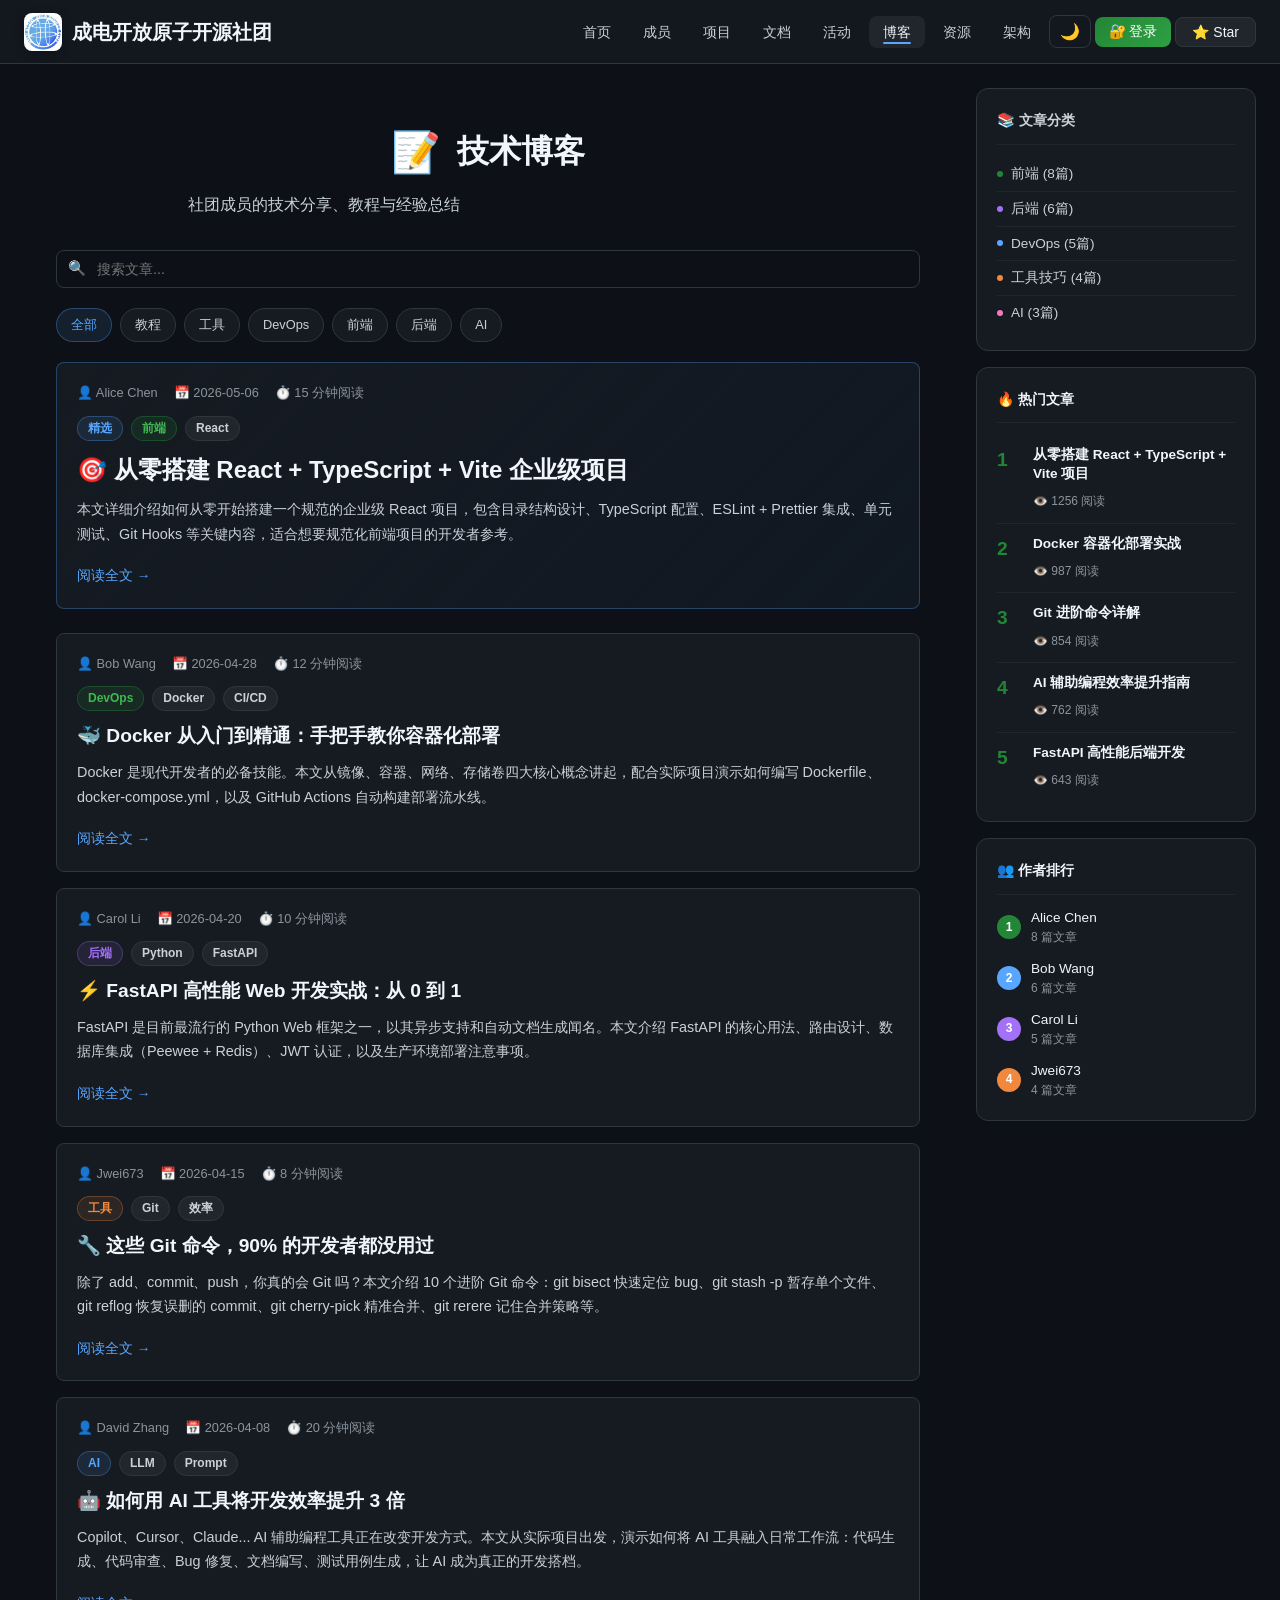
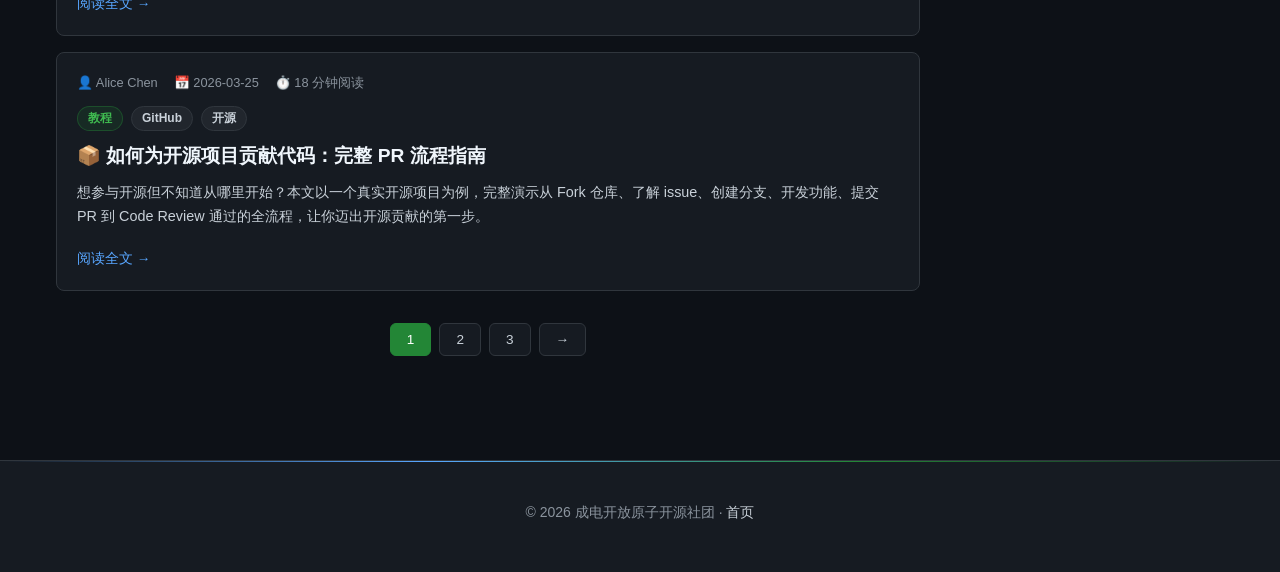
<file: blog.html>
﻿<!DOCTYPE html>
<html lang="zh-CN">
<head>
    <meta charset="UTF-8">
    <meta name="viewport" content="width=device-width, initial-scale=1.0">
    <title>技术博客 - 成电开放原子开源社团</title>
    <link rel="stylesheet" href="style.css">
    <style>
        /* 博客专属样式 */
        .blog-layout { display: grid; grid-template-columns: 1fr 300px; gap: 24px; }
        .blog-card { background: var(--bg-secondary); border: 1px solid var(--border-primary); border-radius: 8px; padding: 20px; transition: border-color 0.2s; cursor: pointer; }
        .blog-card:hover { border-color: var(--accent-blue); }
        .blog-card-meta { display: flex; gap: 16px; color: var(--text-muted); font-size: 0.8rem; margin-bottom: 12px; }
        .blog-card h3 { font-size: 1.2rem; margin-bottom: 8px; }
        .blog-card p { color: var(--text-secondary); font-size: 0.9rem; line-height: 1.7; margin-bottom: 16px; }
        .blog-tags { display: flex; gap: 8px; flex-wrap: wrap; }
        .tag { display: inline-block; padding: 2px 10px; background: var(--bg-tertiary); border: 1px solid var(--border-primary); border-radius: 100px; font-size: 0.75rem; color: var(--text-secondary); }
        .tag-blue { background: rgba(88,166,255,0.1); border-color: rgba(88,166,255,0.3); color: var(--accent-blue); }
        .tag-green { background: rgba(35,134,54,0.15); border-color: rgba(35,134,54,0.4); color: #3fb950; }
        .tag-purple { background: rgba(163,113,247,0.1); border-color: rgba(163,113,247,0.3); color: var(--accent-purple); }
        .tag-orange { background: rgba(240,136,62,0.1); border-color: rgba(240,136,62,0.3); color: var(--accent-orange); }
        .blog-featured { background: linear-gradient(135deg, var(--bg-secondary) 0%, rgba(88,166,255,0.05) 100%); border: 1px solid rgba(88,166,255,0.3); }
        .blog-featured h3 { font-size: 1.5rem; }
        .read-more { color: var(--accent-blue); font-size: 0.85rem; display: inline-flex; align-items: center; gap: 4px; }
        .read-more:hover { color: var(--accent-blue-hover); }
        .toc-card { position: sticky; top: 80px; }
        .toc-card h3 { font-size: 0.9rem; color: var(--text-secondary); margin-bottom: 12px; }
        .toc-item { padding: 6px 0; border-bottom: 1px solid var(--border-secondary); }
        .toc-item:last-child { border-bottom: none; }
        .toc-item a { color: var(--text-secondary); font-size: 0.85rem; display: flex; align-items: center; gap: 8px; }
        .toc-item a:hover { color: var(--accent-blue); }
        .toc-item .toc-dot { width: 6px; height: 6px; border-radius: 50%; flex-shrink: 0; }
        .pager { display: flex; justify-content: center; gap: 8px; margin-top: 32px; }
        .pager-btn { padding: 8px 16px; background: var(--bg-secondary); border: 1px solid var(--border-primary); border-radius: 6px; color: var(--text-secondary); cursor: pointer; font-size: 0.85rem; }
        .pager-btn:hover { border-color: var(--accent-blue); color: var(--accent-blue); }
        .pager-btn.active { background: var(--accent-green); border-color: var(--accent-green); color: white; }
        .search-box { position: relative; margin-bottom: 20px; }
        .search-box input { width: 100%; padding: 10px 16px 10px 40px; background: var(--bg-primary); border: 1px solid var(--border-primary); border-radius: 8px; color: var(--text-primary); font-size: 0.9rem; outline: none; }
        .search-box input:focus { border-color: var(--accent-blue); }
        .search-box::before { content: "🔍"; position: absolute; left: 12px; top: 50%; transform: translateY(-50%); font-size: 0.9rem; }
        .category-filter { display: flex; gap: 8px; flex-wrap: wrap; margin-bottom: 20px; }
        .category-btn { padding: 6px 14px; background: var(--bg-secondary); border: 1px solid var(--border-primary); border-radius: 100px; color: var(--text-secondary); font-size: 0.8rem; cursor: pointer; transition: all 0.2s; }
        .category-btn:hover, .category-btn.active { background: rgba(88,166,255,0.1); border-color: rgba(88,166,255,0.3); color: var(--accent-blue); }
        .popular-post { display: flex; gap: 12px; padding: 10px 0; border-bottom: 1px solid var(--border-secondary); }
        .popular-post:last-child { border-bottom: none; }
        .popular-post-num { font-size: 1.2rem; font-weight: 700; color: var(--accent-green); width: 24px; flex-shrink: 0; }
        .popular-post h4 { font-size: 0.85rem; margin-bottom: 4px; line-height: 1.4; }
        .popular-post-meta { font-size: 0.75rem; color: var(--text-muted); }
    </style>
</head>
<body>
    <!-- 顶部导航栏 -->
    <nav class="navbar">
        <div class="nav-container">
            <a href="index.html" class="nav-logo">
                <img src="assets/logo.jpg?v=2" alt="成电开放原子开源社团" class="nav-logo-img">
                <span class="logo-text">成电开放原子开源社团</span>
            </a>
            <ul class="nav-links">
                <li><a href="index.html" class="nav-link">首页</a></li>
                <li><a href="members.html" class="nav-link">成员</a></li>
                <li><a href="projects.html" class="nav-link">项目</a></li>
                <li><a href="docs/index.html" class="nav-link">文档</a></li>
                <li><a href="events.html" class="nav-link">活动</a></li>
                <li><a href="blog.html" class="nav-link active">博客</a></li>
                <li><a href="resources.html" class="nav-link">资源</a></li>
                <li><a href="architecture.html" class="nav-link">架构</a></li>
                <li><button class="theme-toggle" onclick="toggleTheme()" title="切换主题">🌙</button></li>
                <li><button class="login-trigger-btn" onclick="openLoginModal()" title="登录/注册">🔐 登录</button></li>
                <li><a href="https://github.com/Jwei673/openatom-club" target="_blank" class="nav-btn">⭐ Star</a></li>
                        </ul>

        </div>
    </nav>

    <!-- 主体布局 -->
    <div class="main-layout">
        <!-- 左侧主内容 -->
        <main class="content">
            <div style="padding: 32px 32px 0;">
                <h1 class="hero-title" style="font-size: 2rem; margin-bottom: 8px;">
                    <span style="font-size: 2.5rem;">📝</span> 技术博客
                </h1>
                <p class="hero-desc">社团成员的技术分享、教程与经验总结</p>
            </div>

            <!-- 搜索和分类 -->
            <div style="padding: 0 32px; margin-top: 24px;">
                <div class="search-box">
                    <input type="text" placeholder="搜索文章..." id="blogSearch">
                </div>
                <div class="category-filter">
                    <span class="category-btn active" onclick="filterCategory(this, 'all')">全部</span>
                    <span class="category-btn" onclick="filterCategory(this, 'tutorial')">教程</span>
                    <span class="category-btn" onclick="filterCategory(this, 'tool')">工具</span>
                    <span class="category-btn" onclick="filterCategory(this, 'devops')">DevOps</span>
                    <span class="category-btn" onclick="filterCategory(this, 'frontend')">前端</span>
                    <span class="category-btn" onclick="filterCategory(this, 'backend')">后端</span>
                    <span class="category-btn" onclick="filterCategory(this, 'ai')">AI</span>
                </div>
            </div>

            <!-- 精选文章 -->
            <div style="padding: 0 32px; margin-bottom: 24px;">
                <div class="blog-card blog-featured" onclick="location.href='#'">
                    <div class="blog-card-meta">
                        <span>👤 Alice Chen</span>
                        <span>📅 2026-05-06</span>
                        <span>⏱️ 15 分钟阅读</span>
                    </div>
                    <div class="blog-tags" style="margin-bottom: 10px;">
                        <span class="tag tag-blue">精选</span>
                        <span class="tag tag-green">前端</span>
                        <span class="tag">React</span>
                    </div>
                    <h3>🎯 从零搭建 React + TypeScript + Vite 企业级项目</h3>
                    <p>本文详细介绍如何从零开始搭建一个规范的企业级 React 项目，包含目录结构设计、TypeScript 配置、ESLint + Prettier 集成、单元测试、Git Hooks 等关键内容，适合想要规范化前端项目的开发者参考。</p>
                    <span class="read-more">阅读全文 →</span>
                </div>
            </div>

            <!-- 文章列表 -->
            <div style="padding: 0 32px; display: grid; gap: 16px;" id="articleList">
                <!-- 文章1 -->
                <div class="blog-card" data-category="devops" onclick="location.href='#'">
                    <div class="blog-card-meta">
                        <span>👤 Bob Wang</span>
                        <span>📅 2026-04-28</span>
                        <span>⏱️ 12 分钟阅读</span>
                    </div>
                    <div class="blog-tags" style="margin-bottom: 10px;">
                        <span class="tag tag-green">DevOps</span>
                        <span class="tag">Docker</span>
                        <span class="tag">CI/CD</span>
                    </div>
                    <h3>🐳 Docker 从入门到精通：手把手教你容器化部署</h3>
                    <p>Docker 是现代开发者的必备技能。本文从镜像、容器、网络、存储卷四大核心概念讲起，配合实际项目演示如何编写 Dockerfile、docker-compose.yml，以及 GitHub Actions 自动构建部署流水线。</p>
                    <span class="read-more">阅读全文 →</span>
                </div>
                <!-- 文章2 -->
                <div class="blog-card" data-category="backend" onclick="location.href='#'">
                    <div class="blog-card-meta">
                        <span>👤 Carol Li</span>
                        <span>📅 2026-04-20</span>
                        <span>⏱️ 10 分钟阅读</span>
                    </div>
                    <div class="blog-tags" style="margin-bottom: 10px;">
                        <span class="tag tag-purple">后端</span>
                        <span class="tag">Python</span>
                        <span class="tag">FastAPI</span>
                    </div>
                    <h3>⚡ FastAPI 高性能 Web 开发实战：从 0 到 1</h3>
                    <p>FastAPI 是目前最流行的 Python Web 框架之一，以其异步支持和自动文档生成闻名。本文介绍 FastAPI 的核心用法、路由设计、数据库集成（Peewee + Redis）、JWT 认证，以及生产环境部署注意事项。</p>
                    <span class="read-more">阅读全文 →</span>
                </div>
                <!-- 文章3 -->
                <div class="blog-card" data-category="tool" onclick="location.href='#'">
                    <div class="blog-card-meta">
                        <span>👤 Jwei673</span>
                        <span>📅 2026-04-15</span>
                        <span>⏱️ 8 分钟阅读</span>
                    </div>
                    <div class="blog-tags" style="margin-bottom: 10px;">
                        <span class="tag tag-orange">工具</span>
                        <span class="tag">Git</span>
                        <span class="tag">效率</span>
                    </div>
                    <h3>🔧 这些 Git 命令，90% 的开发者都没用过</h3>
                    <p>除了 add、commit、push，你真的会 Git 吗？本文介绍 10 个进阶 Git 命令：git bisect 快速定位 bug、git stash -p 暂存单个文件、git reflog 恢复误删的 commit、git cherry-pick 精准合并、git rerere 记住合并策略等。</p>
                    <span class="read-more">阅读全文 →</span>
                </div>
                <!-- 文章4 -->
                <div class="blog-card" data-category="ai" onclick="location.href='#'">
                    <div class="blog-card-meta">
                        <span>👤 David Zhang</span>
                        <span>📅 2026-04-08</span>
                        <span>⏱️ 20 分钟阅读</span>
                    </div>
                    <div class="blog-tags" style="margin-bottom: 10px;">
                        <span class="tag tag-blue">AI</span>
                        <span class="tag">LLM</span>
                        <span class="tag">Prompt</span>
                    </div>
                    <h3>🤖 如何用 AI 工具将开发效率提升 3 倍</h3>
                    <p>Copilot、Cursor、Claude... AI 辅助编程工具正在改变开发方式。本文从实际项目出发，演示如何将 AI 工具融入日常工作流：代码生成、代码审查、Bug 修复、文档编写、测试用例生成，让 AI 成为真正的开发搭档。</p>
                    <span class="read-more">阅读全文 →</span>
                </div>
                <!-- 文章5 -->
                <div class="blog-card" data-category="tutorial" onclick="location.href='#'">
                    <div class="blog-card-meta">
                        <span>👤 Alice Chen</span>
                        <span>📅 2026-03-25</span>
                        <span>⏱️ 18 分钟阅读</span>
                    </div>
                    <div class="blog-tags" style="margin-bottom: 10px;">
                        <span class="tag tag-green">教程</span>
                        <span class="tag">GitHub</span>
                        <span class="tag">开源</span>
                    </div>
                    <h3>📦 如何为开源项目贡献代码：完整 PR 流程指南</h3>
                    <p>想参与开源但不知道从哪里开始？本文以一个真实开源项目为例，完整演示从 Fork 仓库、了解 issue、创建分支、开发功能、提交 PR 到 Code Review 通过的全流程，让你迈出开源贡献的第一步。</p>
                    <span class="read-more">阅读全文 →</span>
                </div>
            </div>

            <!-- 分页 -->
            <div style="padding: 0 32px 32px;">
                <div class="pager">
                    <button class="pager-btn active">1</button>
                    <button class="pager-btn">2</button>
                    <button class="pager-btn">3</button>
                    <button class="pager-btn">→</button>
                </div>
            </div>
        </main>

        <!-- 右侧边栏 -->
        <aside class="sidebar">
            <div class="sidebar-card toc-card">
                <h3>📚 文章分类</h3>
                <div class="toc-item">
                    <a href="#"><span class="toc-dot" style="background: var(--accent-green);"></span>前端 (8篇)</a>
                </div>
                <div class="toc-item">
                    <a href="#"><span class="toc-dot" style="background: var(--accent-purple);"></span>后端 (6篇)</a>
                </div>
                <div class="toc-item">
                    <a href="#"><span class="toc-dot" style="background: var(--accent-blue);"></span>DevOps (5篇)</a>
                </div>
                <div class="toc-item">
                    <a href="#"><span class="toc-dot" style="background: var(--accent-orange);"></span>工具技巧 (4篇)</a>
                </div>
                <div class="toc-item">
                    <a href="#"><span class="toc-dot" style="background: #f778ba;"></span>AI (3篇)</a>
                </div>
            </div>
            <div class="sidebar-card">
                <h3>🔥 热门文章</h3>
                <div class="popular-post">
                    <span class="popular-post-num">1</span>
                    <div>
                        <h4>从零搭建 React + TypeScript + Vite 项目</h4>
                        <span class="popular-post-meta">👁️ 1256 阅读</span>
                    </div>
                </div>
                <div class="popular-post">
                    <span class="popular-post-num">2</span>
                    <div>
                        <h4>Docker 容器化部署实战</h4>
                        <span class="popular-post-meta">👁️ 987 阅读</span>
                    </div>
                </div>
                <div class="popular-post">
                    <span class="popular-post-num">3</span>
                    <div>
                        <h4>Git 进阶命令详解</h4>
                        <span class="popular-post-meta">👁️ 854 阅读</span>
                    </div>
                </div>
                <div class="popular-post">
                    <span class="popular-post-num">4</span>
                    <div>
                        <h4>AI 辅助编程效率提升指南</h4>
                        <span class="popular-post-meta">👁️ 762 阅读</span>
                    </div>
                </div>
                <div class="popular-post">
                    <span class="popular-post-num">5</span>
                    <div>
                        <h4>FastAPI 高性能后端开发</h4>
                        <span class="popular-post-meta">👁️ 643 阅读</span>
                    </div>
                </div>
            </div>
            <div class="sidebar-card">
                <h3>👥 作者排行</h3>
                <div style="display: flex; flex-direction: column; gap: 10px;">
                    <div style="display: flex; align-items: center; gap: 10px;">
                        <span style="background: var(--accent-green); color: white; width: 24px; height: 24px; border-radius: 50%; display: flex; align-items: center; justify-content: center; font-size: 0.75rem; font-weight: 700;">1</span>
                        <div>
                            <div style="font-size: 0.85rem;">Alice Chen</div>
                            <div style="font-size: 0.75rem; color: var(--text-muted);">8 篇文章</div>
                        </div>
                    </div>
                    <div style="display: flex; align-items: center; gap: 10px;">
                        <span style="background: var(--accent-blue); color: white; width: 24px; height: 24px; border-radius: 50%; display: flex; align-items: center; justify-content: center; font-size: 0.75rem; font-weight: 700;">2</span>
                        <div>
                            <div style="font-size: 0.85rem;">Bob Wang</div>
                            <div style="font-size: 0.75rem; color: var(--text-muted);">6 篇文章</div>
                        </div>
                    </div>
                    <div style="display: flex; align-items: center; gap: 10px;">
                        <span style="background: var(--accent-purple); color: white; width: 24px; height: 24px; border-radius: 50%; display: flex; align-items: center; justify-content: center; font-size: 0.75rem; font-weight: 700;">3</span>
                        <div>
                            <div style="font-size: 0.85rem;">Carol Li</div>
                            <div style="font-size: 0.75rem; color: var(--text-muted);">5 篇文章</div>
                        </div>
                    </div>
                    <div style="display: flex; align-items: center; gap: 10px;">
                        <span style="background: var(--accent-orange); color: white; width: 24px; height: 24px; border-radius: 50%; display: flex; align-items: center; justify-content: center; font-size: 0.75rem; font-weight: 700;">4</span>
                        <div>
                            <div style="font-size: 0.85rem;">Jwei673</div>
                            <div style="font-size: 0.75rem; color: var(--text-muted);">4 篇文章</div>
                        </div>
                    </div>
                </div>
            </div>
        </aside>
    </div>

    <!-- 页脚 -->
    <footer class="footer">
        <div class="footer-content">
            <p>&copy; 2026 成电开放原子开源社团 · <a href="index.html">首页</a></p>
        </div>
    </footer>

    <script>
        // 分类筛选功能
        function filterCategory(btn, category) {
            // 更新按钮状态
            document.querySelectorAll('.category-btn').forEach(b => b.classList.remove('active'));
            btn.classList.add('active');
            // 筛选文章
            const cards = document.querySelectorAll('#articleList .blog-card');
            cards.forEach(card => {
                if (category === 'all' || card.dataset.category === category) {
                    card.style.display = 'block';
                } else {
                    card.style.display = 'none';
                }
            });
        }
        // 搜索功能
        document.getElementById('blogSearch').addEventListener('input', function(e) {
            const keyword = e.target.value.toLowerCase();
            const cards = document.querySelectorAll('#articleList .blog-card');
            cards.forEach(card => {
                const text = card.innerText.toLowerCase();
                card.style.display = text.includes(keyword) ? 'block' : 'none';
            });
        });
    </script>

    <!-- 共享脚本 -->
    <script src="shared.js"></script>

    <!-- 全站搜索弹窗 -->
    <div class="search-overlay" id="searchOverlay" onclick="if(event.target.id==='searchOverlay'){closeSearch()}">
        <div class="search-modal" onclick="event.stopPropagation()">
            <input class="search-modal-input" type="text" placeholder="搜索页面..." id="searchInput" autocomplete="off">
            <div class="search-results" id="searchResults">
                <div class="search-empty">输入关键词开始搜索...</div>
            </div>
            <div class="search-modal-footer">
                <span><kbd>↑</kbd><kbd>↓</kbd> 导航</span>
                <span><kbd>Enter</kbd> 跳转</span>
                <span><kbd>Esc</kbd> 关闭</span>
            </div>
        </div>
    </div>

    <!-- 回到顶部 -->
    <button class="back-to-top" id="backToTop" onclick="scrollToTop()">⬆</button>

    <!-- 搜索功能 -->
    <script>
    (function(){
        var searchData=[
            {title:"首页",desc:"成电开放原子开源社团 官方网站首页",icon:"🏠",url:"index.html"},
            {title:"成员",desc:"社团核心成员与活跃成员列表",icon:"👥",url:"members.html"},
            {title:"项目",desc:"社团正在开发的项目展示",icon:"🚀",url:"projects.html"},
            {title:"文档",desc:"社团介绍、Git 教程、常见问题",icon:"📄",url:"docs/index.html"},
            {title:"活动",desc:"即将举办的活动与往期回顾",icon:"📅",url:"events.html"},
            {title:"博客",desc:"技术文章、教程与经验分享",icon:"📝",url:"blog.html"},
            {title:"资源中心",desc:"开发工具、学习路线、书籍推荐",icon:"🎓",url:"resources.html"},
        ];
        var si=document.getElementById("searchInput");
        var sr=document.getElementById("searchResults");
        var sel=-1;
        if(si){
            si.addEventListener("input",function(){
                var kw=this.value.trim().toLowerCase();
                sel=-1;
                if(!kw){sr.innerHTML='<div class="search-empty">输入关键词开始搜索...</div>';return;}
                var filt=searchData.filter(function(i){return i.title.toLowerCase().includes(kw)||i.desc.toLowerCase().includes(kw);});
                if(!filt.length){sr.innerHTML='<div class="search-empty">没有找到相关结果</div>';return;}
                sr.innerHTML=filt.map(function(item){
                    return '<div class="search-result-item" onclick="location.href=\''+item.url+'\'">'+
                        '<span class="search-result-icon">'+item.icon+'</span>'+
                        '<div class="search-result-info"><h4>'+item.title+'</h4><p>'+item.desc+'</p></div></div>';
                }).join("");
            });
            si.addEventListener("keydown",function(e){
                var items=sr.querySelectorAll(".search-result-item");
                if(e.key==="ArrowDown"){sel=Math.min(sel+1,items.length-1);updateSel(items);e.preventDefault();}
                else if(e.key==="ArrowUp"){sel=Math.max(sel-1,-1);updateSel(items);e.preventDefault();}
                else if(e.key==="Enter"&&sel>=0){items[sel].click();}
                else if(e.key==="Escape"){closeSearch();}
            });
        }
        function updateSel(items){items.forEach(function(el,i){el.classList.toggle("selected",i===sel);});if(sel>=0)items[sel].scrollIntoView({block:"nearest"});}
        document.addEventListener("keydown",function(e){
            if((e.ctrlKey||e.metaKey)&&e.key==="k"){e.preventDefault();openSearch();}
        });
        window.openSearch=function(){document.getElementById("searchOverlay").classList.add("active");document.getElementById("searchInput").focus();};
        window.closeSearch=function(){
            var ov=document.getElementById("searchOverlay");
            if(ov)ov.classList.remove("active");
            var inp=document.getElementById("searchInput");
            if(inp)inp.value="";
            var res=document.getElementById("searchResults");
            if(res)res.innerHTML='<div class="search-empty">输入关键词开始搜索...</div>';
            sel=-1;
        };
    })();
    </script>

    <!-- ========== 登录弹窗 ========== -->
    <div class="login-overlay" id="loginOverlay" onclick="closeLoginModal()"></div>
    <div class="login-modal" id="loginModal">
        <!-- 弹窗头部 -->
        <div class="login-modal-header">
            <h2 class="login-modal-title">🔐 <span>登录账号</span></h2>
            <button class="login-close-btn" onclick="closeLoginModal()" title="关闭">×</button>
        </div>

        <!-- Tab 切换 -->
        <div class="login-tabs">
            <button class="login-tab active" data-tab="login" onclick="switchLoginTab('login')">登录</button>
            <button class="login-tab" data-tab="register" onclick="switchLoginTab('register')">注册</button>
        </div>

        <!-- 表单容器 -->
        <div class="login-form-container">
            <!-- 登录表单 -->
            <form class="login-form active" id="loginForm" onsubmit="handleLogin(event)">
                <div class="login-input-group">
                    <label class="login-label">用户名 / 邮箱</label>
                    <input type="text" class="login-input" placeholder="请输入用户名或邮箱" required>
                </div>
                <div class="login-input-group">
                    <label class="login-label">密码</label>
                    <input type="password" class="login-input" placeholder="请输入密码" required>
                </div>
                <div class="login-options">
                    <label class="login-remember">
                        <input type="checkbox"> 记住我
                    </label>
                    <a href="#" class="login-forgot" onclick="alert('这是一个演示页面，忘记密码功能暂未实现'); return false;">忘记密码？</a>
                </div>
                <button type="submit" class="login-submit">登录</button>

                <div class="login-divider">或使用以下方式登录</div>

                <div class="login-social-btns">
                    <button type="button" class="login-social-btn" onclick="alert('GitHub 登录功能开发中...')">
                        <span>🐙</span> GitHub
                    </button>
                    <button type="button" class="login-social-btn" onclick="alert('微信登录功能开发中...')">
                        <span>💬</span> 微信
                    </button>
                </div>
            </form>

            <!-- 注册表单 -->
            <form class="login-form" id="registerForm" onsubmit="handleRegister(event)">
                <div class="login-input-group">
                    <label class="login-label">用户名</label>
                    <input type="text" class="login-input" placeholder="请输入用户名" required>
                </div>
                <div class="login-input-group">
                    <label class="login-label">邮箱</label>
                    <input type="email" class="login-input" placeholder="请输入邮箱地址" required>
                </div>
                <div class="login-input-group">
                    <label class="login-label">密码</label>
                    <input type="password" class="login-input" placeholder="请设置密码（至少6位）" minlength="6" required>
                </div>
                <div class="login-input-group">
                    <label class="login-label">确认密码</label>
                    <input type="password" class="login-input" placeholder="请再次输入密码" required>
                </div>
                <button type="submit" class="login-submit">注册</button>

                <div class="login-divider">或使用以下方式注册</div>

                <div class="login-social-btns">
                    <button type="button" class="login-social-btn" onclick="alert('GitHub 注册功能开发中...')">
                        <span>🐙</span> GitHub
                    </button>
                    <button type="button" class="login-social-btn" onclick="alert('微信注册功能开发中...')">
                        <span>💬</span> 微信
                    </button>
                </div>
            </form>
        </div>

        <!-- 弹窗底部 -->
        <div class="login-footer">
            登录即表示同意 <a href="#" onclick="alert('服务条款页面开发中...'); return false;">服务条款</a> 和 <a href="#" onclick="alert('隐私政策页面开发中...'); return false;">隐私政策</a>
        </div>
    </div>

</body>
</html>
</file>
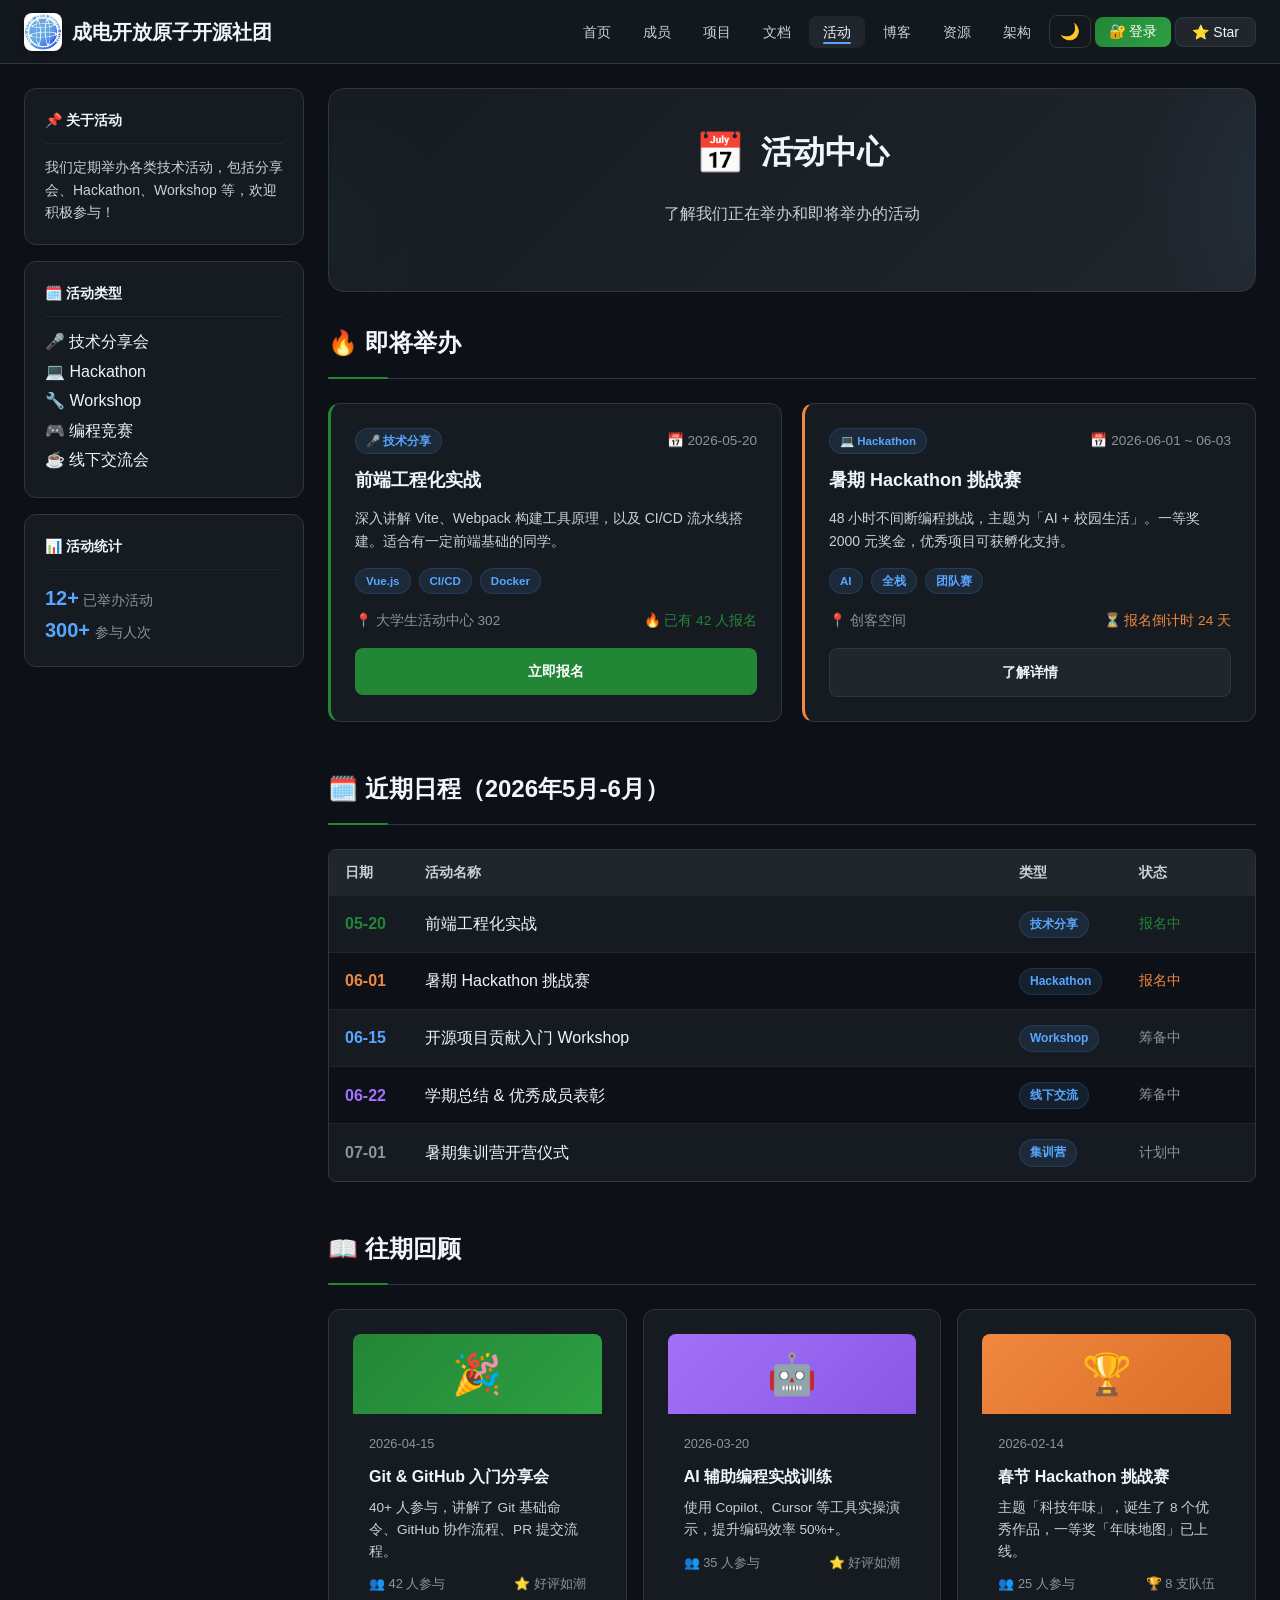
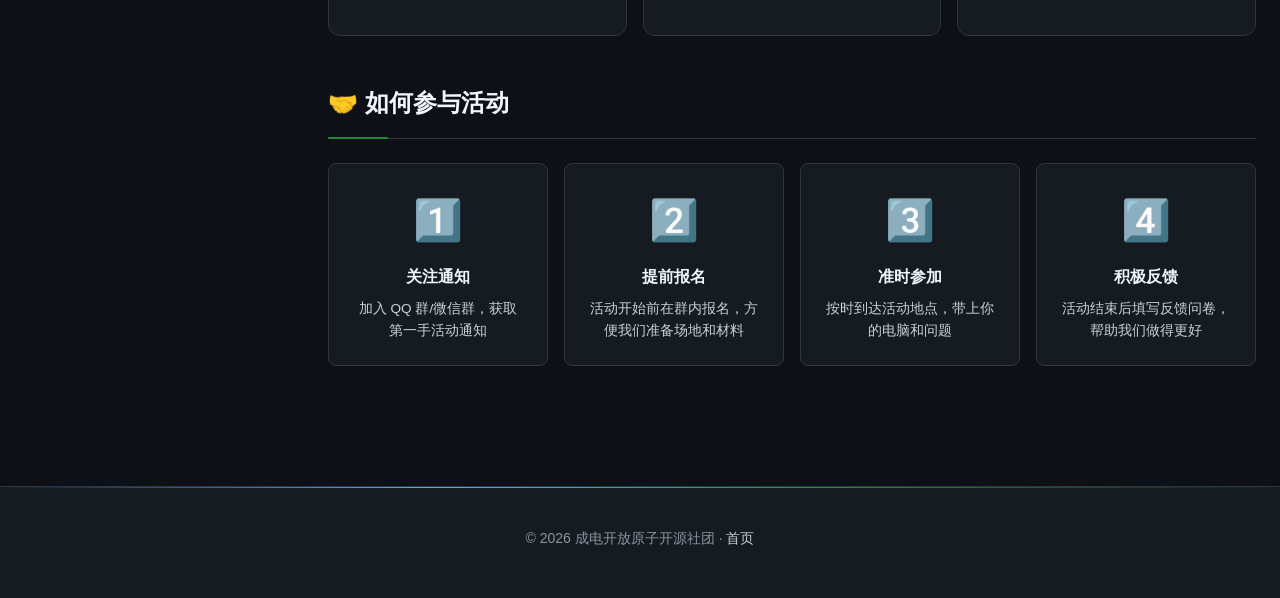
<file: events.html>
﻿<!DOCTYPE html>
<html lang="zh-CN">
<head>
    <meta charset="UTF-8">
    <meta name="viewport" content="width=device-width, initial-scale=1.0">
    <title>活动中心 - 成电开放原子开源社团</title>
    <link rel="stylesheet" href="style.css">
</head>
<body>
    <!-- 顶部导航栏 -->
    <nav class="navbar">
        <div class="nav-container">
            <a href="index.html" class="nav-logo">
                <img src="assets/logo.jpg?v=2" alt="成电开放原子开源社团" class="nav-logo-img">
                <span class="logo-text">成电开放原子开源社团</span>
            </a>
            <ul class="nav-links">
                <li><a href="index.html" class="nav-link">首页</a></li>
                <li><a href="members.html" class="nav-link">成员</a></li>
                <li><a href="projects.html" class="nav-link">项目</a></li>
                <li><a href="docs/index.html" class="nav-link">文档</a></li>
                <li><a href="events.html" class="nav-link active">活动</a></li>
                <li><a href="blog.html" class="nav-link">博客</a></li>
                <li><a href="resources.html" class="nav-link">资源</a></li>
                <li><a href="architecture.html" class="nav-link">架构</a></li>
                <li><button class="theme-toggle" onclick="toggleTheme()" title="切换主题">🌙</button></li>
                <li><button class="login-trigger-btn" onclick="openLoginModal()" title="登录/注册">🔐 登录</button></li>
                <li><a href="https://github.com/Jwei673/openatom-club" target="_blank" class="nav-btn">⭐ Star</a></li>
                        </ul>

        </div>
    </nav>

    <!-- 主体布局 -->
    <div class="main-layout">
        <!-- 左侧边栏 -->
        <aside class="sidebar">
            <div class="sidebar-card">
                <h3>📌 关于活动</h3>
                <p>我们定期举办各类技术活动，包括分享会、Hackathon、Workshop 等，欢迎积极参与！</p>
            </div>
            <div class="sidebar-card">
                <h3>🗓️ 活动类型</h3>
                <ul class="quick-links">
                    <li>🎤 技术分享会</li>
                    <li>💻 Hackathon</li>
                    <li>🔧 Workshop</li>
                    <li>🎮 编程竞赛</li>
                    <li>☕ 线下交流会</li>
                </ul>
            </div>
            <div class="sidebar-card">
                <h3>📊 活动统计</h3>
                <div class="stat-item">
                    <span class="stat-number">12+</span>
                    <span class="stat-label">已举办活动</span>
                </div>
                <div class="stat-item">
                    <span class="stat-number">300+</span>
                    <span class="stat-label">参与人次</span>
                </div>
            </div>
        </aside>

        <!-- 右侧主内容 -->
        <main class="content">
            <section class="hero" style="padding: 32px;">
                <h1 class="hero-title" style="font-size: 2rem;">
                    <span class="hero-icon" style="font-size: 2.5rem;">📅</span>
                    活动中心
                </h1>
                <p class="hero-desc">了解我们正在举办和即将举办的活动</p>
            </section>

            <!-- 即将举办 -->
            <section style="margin-bottom: 48px;">
                <h2 class="section-title">🔥 即将举办</h2>
                <div class="feature-grid" style="grid-template-columns: 1fr 1fr;">
                    <!-- 活动卡片 1 -->
                    <div class="feature-card" style="border-left: 3px solid var(--accent-green);">
                        <div style="display: flex; justify-content: space-between; align-items: center; margin-bottom: 12px;">
                            <span class="tag tag-green">🎤 技术分享</span>
                            <span style="color: var(--text-muted); font-size: 0.85rem;">📅 2026-05-20</span>
                        </div>
                        <h3>前端工程化实战</h3>
                        <p>深入讲解 Vite、Webpack 构建工具原理，以及 CI/CD 流水线搭建。适合有一定前端基础的同学。</p>
                        <div style="margin-top: 16px; display: flex; gap: 8px; flex-wrap: wrap;">
                            <span class="tag">Vue.js</span>
                            <span class="tag">CI/CD</span>
                            <span class="tag">Docker</span>
                        </div>
                        <div style="margin-top: 16px; display: flex; justify-content: space-between; align-items: center;">
                            <span style="color: var(--text-muted); font-size: 0.85rem;">📍 大学生活动中心 302</span>
                            <span style="color: var(--accent-green); font-size: 0.85rem;">🔥 已有 42 人报名</span>
                        </div>
                        <a href="#" class="btn btn-primary" style="margin-top: 16px; display: block; text-align: center; text-decoration: none;">立即报名</a>
                    </div>
                    <!-- 活动卡片 2 -->
                    <div class="feature-card" style="border-left: 3px solid var(--accent-orange);">
                        <div style="display: flex; justify-content: space-between; align-items: center; margin-bottom: 12px;">
                            <span class="tag tag-orange">💻 Hackathon</span>
                            <span style="color: var(--text-muted); font-size: 0.85rem;">📅 2026-06-01 ~ 06-03</span>
                        </div>
                        <h3>暑期 Hackathon 挑战赛</h3>
                        <p>48 小时不间断编程挑战，主题为「AI + 校园生活」。一等奖 2000 元奖金，优秀项目可获孵化支持。</p>
                        <div style="margin-top: 16px; display: flex; gap: 8px; flex-wrap: wrap;">
                            <span class="tag">AI</span>
                            <span class="tag">全栈</span>
                            <span class="tag">团队赛</span>
                        </div>
                        <div style="margin-top: 16px; display: flex; justify-content: space-between; align-items: center;">
                            <span style="color: var(--text-muted); font-size: 0.85rem;">📍 创客空间</span>
                            <span style="color: var(--accent-orange); font-size: 0.85rem;">⏳ 报名倒计时 24 天</span>
                        </div>
                        <a href="#" class="btn btn-secondary" style="margin-top: 16px; display: block; text-align: center; text-decoration: none;">了解详情</a>
                    </div>
                </div>
            </section>

            <!-- 近期活动日程 -->
            <section style="margin-bottom: 48px;">
                <h2 class="section-title">🗓️ 近期日程（2026年5月-6月）</h2>
                <div style="background: var(--bg-secondary); border: 1px solid var(--border-primary); border-radius: 8px; overflow: hidden;">
                    <div style="display: grid; grid-template-columns: 80px 1fr 120px 100px; background: var(--bg-tertiary); padding: 12px 16px; font-weight: 600; font-size: 0.85rem; color: var(--text-secondary);">
                        <div>日期</div>
                        <div>活动名称</div>
                        <div>类型</div>
                        <div>状态</div>
                    </div>
                    <div style="display: grid; grid-template-columns: 80px 1fr 120px 100px; padding: 14px 16px; border-bottom: 1px solid var(--border-secondary); align-items: center;">
                        <div style="font-weight: 600; color: var(--accent-green);">05-20</div>
                        <div>前端工程化实战</div>
                        <div><span class="tag" style="font-size: 0.75rem;">技术分享</span></div>
                        <div style="color: var(--accent-green); font-size: 0.85rem;">报名中</div>
                    </div>
                    <div style="display: grid; grid-template-columns: 80px 1fr 120px 100px; padding: 14px 16px; border-bottom: 1px solid var(--border-secondary); background: var(--bg-primary); align-items: center;">
                        <div style="font-weight: 600; color: var(--accent-orange);">06-01</div>
                        <div>暑期 Hackathon 挑战赛</div>
                        <div><span class="tag tag-orange" style="font-size: 0.75rem;">Hackathon</span></div>
                        <div style="color: var(--accent-orange); font-size: 0.85rem;">报名中</div>
                    </div>
                    <div style="display: grid; grid-template-columns: 80px 1fr 120px 100px; padding: 14px 16px; border-bottom: 1px solid var(--border-secondary); align-items: center;">
                        <div style="font-weight: 600; color: var(--accent-blue);">06-15</div>
                        <div>开源项目贡献入门 Workshop</div>
                        <div><span class="tag" style="font-size: 0.75rem;">Workshop</span></div>
                        <div style="color: var(--text-muted); font-size: 0.85rem;">筹备中</div>
                    </div>
                    <div style="display: grid; grid-template-columns: 80px 1fr 120px 100px; padding: 14px 16px; border-bottom: 1px solid var(--border-secondary); background: var(--bg-primary); align-items: center;">
                        <div style="font-weight: 600; color: var(--accent-purple);">06-22</div>
                        <div>学期总结 & 优秀成员表彰</div>
                        <div><span class="tag tag-purple" style="font-size: 0.75rem;">线下交流</span></div>
                        <div style="color: var(--text-muted); font-size: 0.85rem;">筹备中</div>
                    </div>
                    <div style="display: grid; grid-template-columns: 80px 1fr 120px 100px; padding: 14px 16px; align-items: center;">
                        <div style="font-weight: 600; color: var(--text-muted);">07-01</div>
                        <div>暑期集训营开营仪式</div>
                        <div><span class="tag" style="font-size: 0.75rem;">集训营</span></div>
                        <div style="color: var(--text-muted); font-size: 0.85rem;">计划中</div>
                    </div>
                </div>
            </section>

            <!-- 往期活动回顾 -->
            <section style="margin-bottom: 48px;">
                <h2 class="section-title">📖 往期回顾</h2>
                <div style="display: grid; grid-template-columns: 1fr 1fr 1fr; gap: 16px;">
                    <!-- 回顾卡片 1 -->
                    <div class="feature-card">
                        <div style="background: linear-gradient(135deg, #238636 0%, #2ea043 100%); height: 80px; border-radius: 8px 8px 0 0; display: flex; align-items: center; justify-content: center; font-size: 2.5rem;">
                            🎉
                        </div>
                        <div style="padding: 16px;">
                            <span style="color: var(--text-muted); font-size: 0.8rem;">2026-04-15</span>
                            <h4 style="margin: 8px 0;">Git & GitHub 入门分享会</h4>
                            <p style="color: var(--text-secondary); font-size: 0.85rem;">40+ 人参与，讲解了 Git 基础命令、GitHub 协作流程、PR 提交流程。</p>
                            <div style="margin-top: 12px; display: flex; justify-content: space-between; color: var(--text-muted); font-size: 0.8rem;">
                                <span>👥 42 人参与</span>
                                <span>⭐ 好评如潮</span>
                            </div>
                        </div>
                    </div>
                    <!-- 回顾卡片 2 -->
                    <div class="feature-card">
                        <div style="background: linear-gradient(135deg, #a371f7 0%, #8957e5 100%); height: 80px; border-radius: 8px 8px 0 0; display: flex; align-items: center; justify-content: center; font-size: 2.5rem;">
                            🤖
                        </div>
                        <div style="padding: 16px;">
                            <span style="color: var(--text-muted); font-size: 0.8rem;">2026-03-20</span>
                            <h4 style="margin: 8px 0;">AI 辅助编程实战训练</h4>
                            <p style="color: var(--text-secondary); font-size: 0.85rem;">使用 Copilot、Cursor 等工具实操演示，提升编码效率 50%+。</p>
                            <div style="margin-top: 12px; display: flex; justify-content: space-between; color: var(--text-muted); font-size: 0.8rem;">
                                <span>👥 35 人参与</span>
                                <span>⭐ 好评如潮</span>
                            </div>
                        </div>
                    </div>
                    <!-- 回顾卡片 3 -->
                    <div class="feature-card">
                        <div style="background: linear-gradient(135deg, #f0883e 0%, #db6d28 100%); height: 80px; border-radius: 8px 8px 0 0; display: flex; align-items: center; justify-content: center; font-size: 2.5rem;">
                            🏆
                        </div>
                        <div style="padding: 16px;">
                            <span style="color: var(--text-muted); font-size: 0.8rem;">2026-02-14</span>
                            <h4 style="margin: 8px 0;">春节 Hackathon 挑战赛</h4>
                            <p style="color: var(--text-secondary); font-size: 0.85rem;">主题「科技年味」，诞生了 8 个优秀作品，一等奖「年味地图」已上线。</p>
                            <div style="margin-top: 12px; display: flex; justify-content: space-between; color: var(--text-muted); font-size: 0.8rem;">
                                <span>👥 25 人参与</span>
                                <span>🏆 8 支队伍</span>
                            </div>
                        </div>
                    </div>
                </div>
            </section>

            <!-- 活动参与方式 -->
            <section style="margin-bottom: 48px;">
                <h2 class="section-title">🤝 如何参与活动</h2>
                <div style="display: grid; grid-template-columns: repeat(4, 1fr); gap: 16px;">
                    <div style="text-align: center; padding: 24px; background: var(--bg-secondary); border: 1px solid var(--border-primary); border-radius: 8px;">
                        <div style="font-size: 2.5rem; margin-bottom: 12px;">1️⃣</div>
                        <h4>关注通知</h4>
                        <p style="color: var(--text-secondary); font-size: 0.85rem; margin-top: 8px;">加入 QQ 群/微信群，获取第一手活动通知</p>
                    </div>
                    <div style="text-align: center; padding: 24px; background: var(--bg-secondary); border: 1px solid var(--border-primary); border-radius: 8px;">
                        <div style="font-size: 2.5rem; margin-bottom: 12px;">2️⃣</div>
                        <h4>提前报名</h4>
                        <p style="color: var(--text-secondary); font-size: 0.85rem; margin-top: 8px;">活动开始前在群内报名，方便我们准备场地和材料</p>
                    </div>
                    <div style="text-align: center; padding: 24px; background: var(--bg-secondary); border: 1px solid var(--border-primary); border-radius: 8px;">
                        <div style="font-size: 2.5rem; margin-bottom: 12px;">3️⃣</div>
                        <h4>准时参加</h4>
                        <p style="color: var(--text-secondary); font-size: 0.85rem; margin-top: 8px;">按时到达活动地点，带上你的电脑和问题</p>
                    </div>
                    <div style="text-align: center; padding: 24px; background: var(--bg-secondary); border: 1px solid var(--border-primary); border-radius: 8px;">
                        <div style="font-size: 2.5rem; margin-bottom: 12px;">4️⃣</div>
                        <h4>积极反馈</h4>
                        <p style="color: var(--text-secondary); font-size: 0.85rem; margin-top: 8px;">活动结束后填写反馈问卷，帮助我们做得更好</p>
                    </div>
                </div>
            </section>
        </main>
    </div>

    <!-- 页脚 -->
    <footer class="footer">
        <div class="footer-content">
            <p>&copy; 2026 成电开放原子开源社团 · <a href="index.html">首页</a></p>
        </div>
    </footer>

    <!-- 共享脚本 -->
    <script src="shared.js"></script>

    <!-- 全站搜索弹窗 -->
    <div class="search-overlay" id="searchOverlay" onclick="if(event.target.id==='searchOverlay'){closeSearch()}">
        <div class="search-modal" onclick="event.stopPropagation()">
            <input class="search-modal-input" type="text" placeholder="搜索页面..." id="searchInput" autocomplete="off">
            <div class="search-results" id="searchResults">
                <div class="search-empty">输入关键词开始搜索...</div>
            </div>
            <div class="search-modal-footer">
                <span><kbd>↑</kbd><kbd>↓</kbd> 导航</span>
                <span><kbd>Enter</kbd> 跳转</span>
                <span><kbd>Esc</kbd> 关闭</span>
            </div>
        </div>
    </div>

    <!-- 回到顶部 -->
    <button class="back-to-top" id="backToTop" onclick="scrollToTop()">⬆</button>

    <!-- 搜索功能 -->
    <script>
    (function(){
        var searchData=[
            {title:"首页",desc:"成电开放原子开源社团 官方网站首页",icon:"🏠",url:"index.html"},
            {title:"成员",desc:"社团核心成员与活跃成员列表",icon:"👥",url:"members.html"},
            {title:"项目",desc:"社团正在开发的项目展示",icon:"🚀",url:"projects.html"},
            {title:"文档",desc:"社团介绍、Git 教程、常见问题",icon:"📄",url:"docs/index.html"},
            {title:"活动",desc:"即将举办的活动与往期回顾",icon:"📅",url:"events.html"},
            {title:"博客",desc:"技术文章、教程与经验分享",icon:"📝",url:"blog.html"},
            {title:"资源中心",desc:"开发工具、学习路线、书籍推荐",icon:"🎓",url:"resources.html"},
        ];
        var si=document.getElementById("searchInput");
        var sr=document.getElementById("searchResults");
        var sel=-1;
        if(si){
            si.addEventListener("input",function(){
                var kw=this.value.trim().toLowerCase();
                sel=-1;
                if(!kw){sr.innerHTML='<div class="search-empty">输入关键词开始搜索...</div>';return;}
                var filt=searchData.filter(function(i){return i.title.toLowerCase().includes(kw)||i.desc.toLowerCase().includes(kw);});
                if(!filt.length){sr.innerHTML='<div class="search-empty">没有找到相关结果</div>';return;}
                sr.innerHTML=filt.map(function(item){
                    return '<div class="search-result-item" onclick="location.href=\''+item.url+'\'">'+
                        '<span class="search-result-icon">'+item.icon+'</span>'+
                        '<div class="search-result-info"><h4>'+item.title+'</h4><p>'+item.desc+'</p></div></div>';
                }).join("");
            });
            si.addEventListener("keydown",function(e){
                var items=sr.querySelectorAll(".search-result-item");
                if(e.key==="ArrowDown"){sel=Math.min(sel+1,items.length-1);updateSel(items);e.preventDefault();}
                else if(e.key==="ArrowUp"){sel=Math.max(sel-1,-1);updateSel(items);e.preventDefault();}
                else if(e.key==="Enter"&&sel>=0){items[sel].click();}
                else if(e.key==="Escape"){closeSearch();}
            });
        }
        function updateSel(items){items.forEach(function(el,i){el.classList.toggle("selected",i===sel);});if(sel>=0)items[sel].scrollIntoView({block:"nearest"});}
        document.addEventListener("keydown",function(e){
            if((e.ctrlKey||e.metaKey)&&e.key==="k"){e.preventDefault();openSearch();}
        });
        window.openSearch=function(){document.getElementById("searchOverlay").classList.add("active");document.getElementById("searchInput").focus();};
        window.closeSearch=function(){
            var ov=document.getElementById("searchOverlay");
            if(ov)ov.classList.remove("active");
            var inp=document.getElementById("searchInput");
            if(inp)inp.value="";
            var res=document.getElementById("searchResults");
            if(res)res.innerHTML='<div class="search-empty">输入关键词开始搜索...</div>';
            sel=-1;
        };
    })();
    </script>

    <!-- ========== 登录弹窗 ========== -->
    <div class="login-overlay" id="loginOverlay" onclick="closeLoginModal()"></div>
    <div class="login-modal" id="loginModal">
        <!-- 弹窗头部 -->
        <div class="login-modal-header">
            <h2 class="login-modal-title">🔐 <span>登录账号</span></h2>
            <button class="login-close-btn" onclick="closeLoginModal()" title="关闭">×</button>
        </div>

        <!-- Tab 切换 -->
        <div class="login-tabs">
            <button class="login-tab active" data-tab="login" onclick="switchLoginTab('login')">登录</button>
            <button class="login-tab" data-tab="register" onclick="switchLoginTab('register')">注册</button>
        </div>

        <!-- 表单容器 -->
        <div class="login-form-container">
            <!-- 登录表单 -->
            <form class="login-form active" id="loginForm" onsubmit="handleLogin(event)">
                <div class="login-input-group">
                    <label class="login-label">用户名 / 邮箱</label>
                    <input type="text" class="login-input" placeholder="请输入用户名或邮箱" required>
                </div>
                <div class="login-input-group">
                    <label class="login-label">密码</label>
                    <input type="password" class="login-input" placeholder="请输入密码" required>
                </div>
                <div class="login-options">
                    <label class="login-remember">
                        <input type="checkbox"> 记住我
                    </label>
                    <a href="#" class="login-forgot" onclick="alert('这是一个演示页面，忘记密码功能暂未实现'); return false;">忘记密码？</a>
                </div>
                <button type="submit" class="login-submit">登录</button>

                <div class="login-divider">或使用以下方式登录</div>

                <div class="login-social-btns">
                    <button type="button" class="login-social-btn" onclick="alert('GitHub 登录功能开发中...')">
                        <span>🐙</span> GitHub
                    </button>
                    <button type="button" class="login-social-btn" onclick="alert('微信登录功能开发中...')">
                        <span>💬</span> 微信
                    </button>
                </div>
            </form>

            <!-- 注册表单 -->
            <form class="login-form" id="registerForm" onsubmit="handleRegister(event)">
                <div class="login-input-group">
                    <label class="login-label">用户名</label>
                    <input type="text" class="login-input" placeholder="请输入用户名" required>
                </div>
                <div class="login-input-group">
                    <label class="login-label">邮箱</label>
                    <input type="email" class="login-input" placeholder="请输入邮箱地址" required>
                </div>
                <div class="login-input-group">
                    <label class="login-label">密码</label>
                    <input type="password" class="login-input" placeholder="请设置密码（至少6位）" minlength="6" required>
                </div>
                <div class="login-input-group">
                    <label class="login-label">确认密码</label>
                    <input type="password" class="login-input" placeholder="请再次输入密码" required>
                </div>
                <button type="submit" class="login-submit">注册</button>

                <div class="login-divider">或使用以下方式注册</div>

                <div class="login-social-btns">
                    <button type="button" class="login-social-btn" onclick="alert('GitHub 注册功能开发中...')">
                        <span>🐙</span> GitHub
                    </button>
                    <button type="button" class="login-social-btn" onclick="alert('微信注册功能开发中...')">
                        <span>💬</span> 微信
                    </button>
                </div>
            </form>
        </div>

        <!-- 弹窗底部 -->
        <div class="login-footer">
            登录即表示同意 <a href="#" onclick="alert('服务条款页面开发中...'); return false;">服务条款</a> 和 <a href="#" onclick="alert('隐私政策页面开发中...'); return false;">隐私政策</a>
        </div>
    </div>

</body>
</html>
</file>
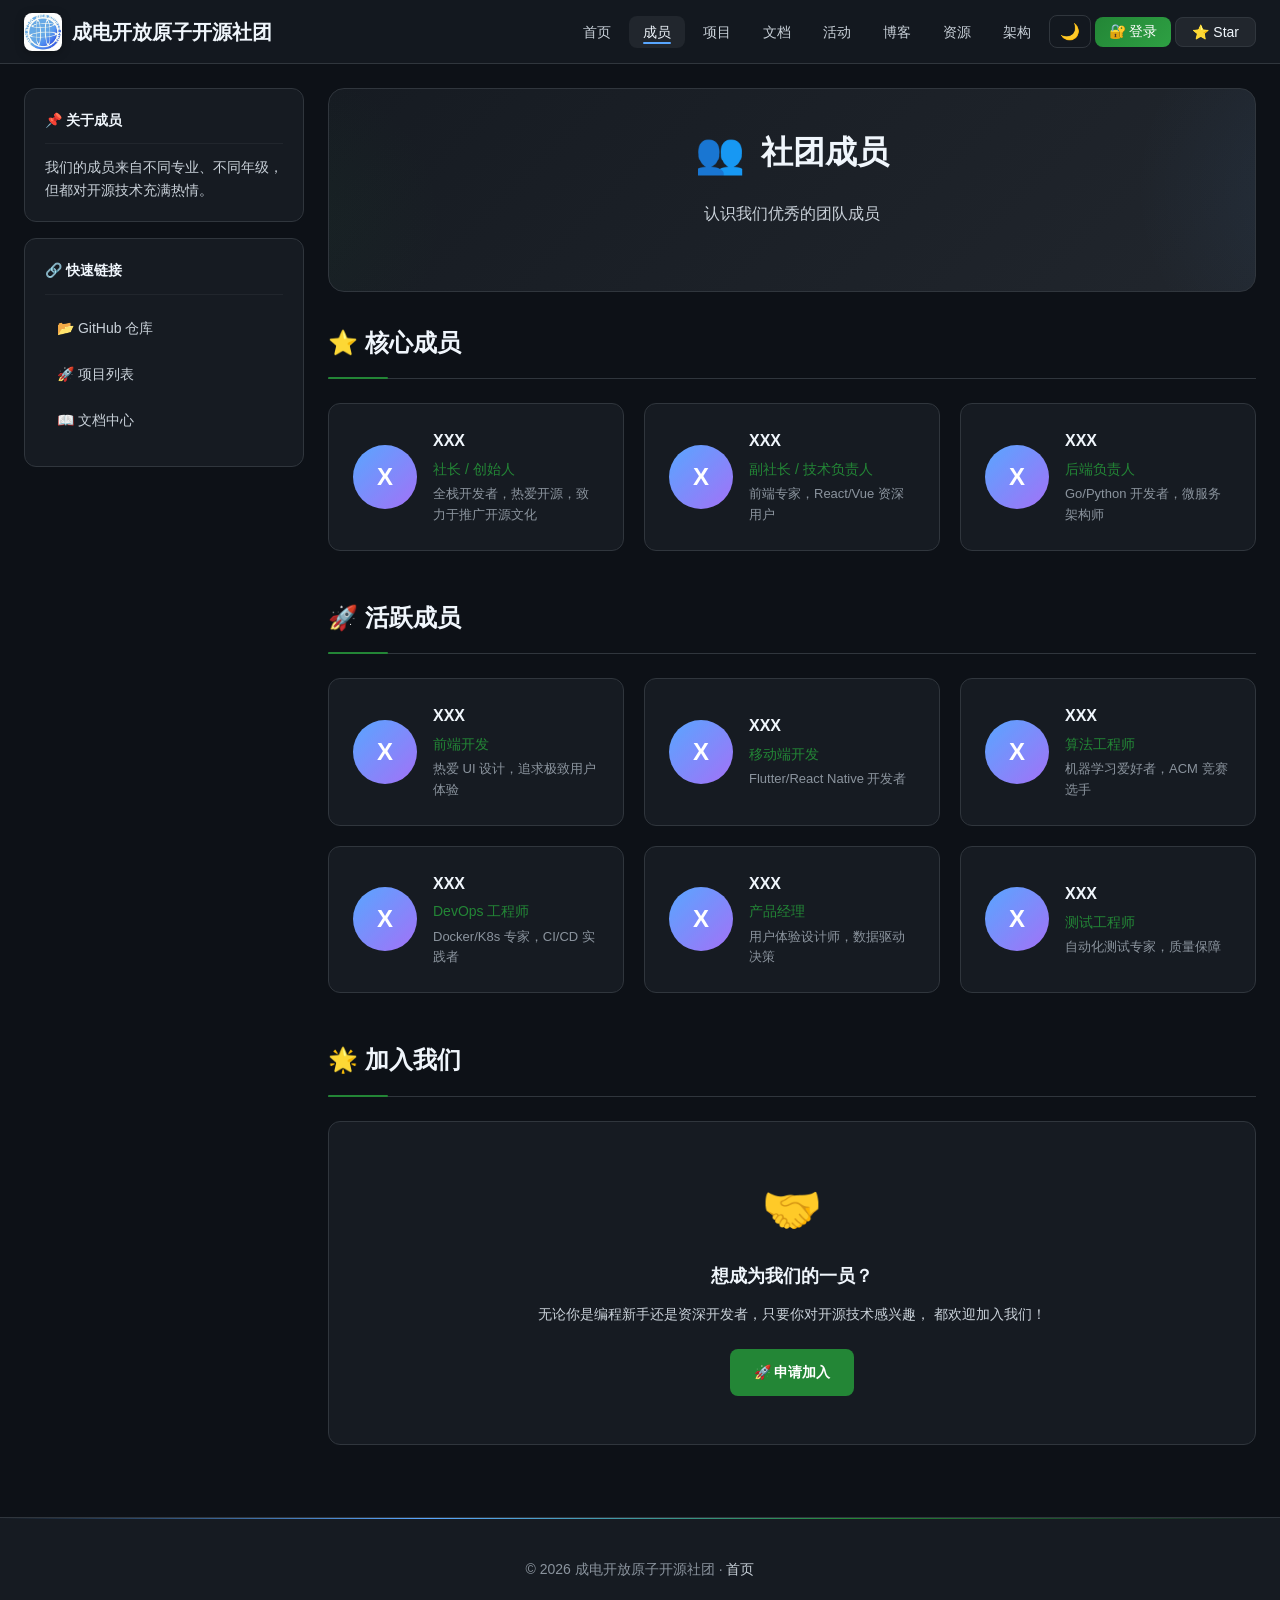
<file: members.html>
﻿<!DOCTYPE html>
<html lang="zh-CN">
<head>
    <meta charset="UTF-8">
    <meta name="viewport" content="width=device-width, initial-scale=1.0">
    <title>成员 - 成电开放原子开源社团</title>
    <link rel="stylesheet" href="style.css">
</head>
<body>
    <!-- ========== 顶部导航栏 ========== -->
    <nav class="navbar">
        <div class="nav-container">
            <a href="index.html" class="nav-logo">
                <img src="assets/logo.jpg?v=2" alt="成电开放原子开源社团" class="nav-logo-img">
                <span class="logo-text">成电开放原子开源社团</span>
            </a>
            <ul class="nav-links">
                <li><a href="index.html" class="nav-link">首页</a></li>
                <li><a href="members.html" class="nav-link active">成员</a></li>
                <li><a href="projects.html" class="nav-link">项目</a></li>
                <li><a href="docs/index.html" class="nav-link">文档</a></li>
                <li><a href="events.html" class="nav-link">活动</a></li>
                <li><a href="blog.html" class="nav-link">博客</a></li>
                <li><a href="resources.html" class="nav-link">资源</a></li>
                <li><a href="architecture.html" class="nav-link">架构</a></li>
                <li><button class="theme-toggle" onclick="toggleTheme()" title="切换主题">🌙</button></li>
                <li><button class="login-trigger-btn" onclick="openLoginModal()" title="登录/注册">🔐 登录</button></li>
                <li><a href="https://github.com/Jwei673/openatom-club" target="_blank" class="nav-btn">⭐ Star</a></li>
                        </ul>

        </div>
    </nav>

    <!-- ========== 主体布局 ========== -->
    <div class="main-layout">
        <!-- 左侧边栏 -->
        <aside class="sidebar">
            <div class="sidebar-card">
                <h3>📌 关于成员</h3>
                <p>我们的成员来自不同专业、不同年级，但都对开源技术充满热情。</p>
            </div>
            <div class="sidebar-card">
                <h3>🔗 快速链接</h3>
                <ul class="quick-links">
                    <li><a href="https://github.com/Jwei673/openatom-club" target="_blank">📂 GitHub 仓库</a></li>
                    <li><a href="projects.html">🚀 项目列表</a></li>
                    <li><a href="docs/index.html">📖 文档中心</a></li>
                </ul>
            </div>
        </aside>

        <!-- 右侧主内容 -->
        <main class="content">
            <section class="hero" style="padding: 32px;">
                <h1 class="hero-title" style="font-size: 2rem;">
                    <span class="hero-icon" style="font-size: 2.5rem;">👥</span>
                    社团成员
                </h1>
                <p class="hero-desc">认识我们优秀的团队成员</p>
            </section>

            <!-- 核心成员 -->
            <section style="margin-bottom: 48px;">
                <h2 class="section-title">⭐ 核心成员</h2>
                <div class="members-grid">
                    <div class="member-card">
                        <div class="member-avatar">X</div>
                        <div class="member-info">
                            <h4>XXX</h4>
                            <div class="member-role">社长 / 创始人</div>
                            <div class="member-bio">全栈开发者，热爱开源，致力于推广开源文化</div>
                        </div>
                    </div>
                    <div class="member-card">
                        <div class="member-avatar">X</div>
                        <div class="member-info">
                            <h4>XXX</h4>
                            <div class="member-role">副社长 / 技术负责人</div>
                            <div class="member-bio">前端专家，React/Vue 资深用户</div>
                        </div>
                    </div>
                    <div class="member-card">
                        <div class="member-avatar">X</div>
                        <div class="member-info">
                            <h4>XXX</h4>
                            <div class="member-role">后端负责人</div>
                            <div class="member-bio">Go/Python 开发者，微服务架构师</div>
                        </div>
                    </div>
                </div>
            </section>

            <!-- 活跃成员 -->
            <section style="margin-bottom: 48px;">
                <h2 class="section-title">🚀 活跃成员</h2>
                <div class="members-grid">
                    <div class="member-card">
                        <div class="member-avatar">X</div>
                        <div class="member-info">
                            <h4>XXX</h4>
                            <div class="member-role">前端开发</div>
                            <div class="member-bio">热爱 UI 设计，追求极致用户体验</div>
                        </div>
                    </div>
                    <div class="member-card">
                        <div class="member-avatar">X</div>
                        <div class="member-info">
                            <h4>XXX</h4>
                            <div class="member-role">移动端开发</div>
                            <div class="member-bio">Flutter/React Native 开发者</div>
                        </div>
                    </div>
                    <div class="member-card">
                        <div class="member-avatar">X</div>
                        <div class="member-info">
                            <h4>XXX</h4>
                            <div class="member-role">算法工程师</div>
                            <div class="member-bio">机器学习爱好者，ACM 竞赛选手</div>
                        </div>
                    </div>
                    <div class="member-card">
                        <div class="member-avatar">X</div>
                        <div class="member-info">
                            <h4>XXX</h4>
                            <div class="member-role">DevOps 工程师</div>
                            <div class="member-bio">Docker/K8s 专家，CI/CD 实践者</div>
                        </div>
                    </div>
                    <div class="member-card">
                        <div class="member-avatar">X</div>
                        <div class="member-info">
                            <h4>XXX</h4>
                            <div class="member-role">产品经理</div>
                            <div class="member-bio">用户体验设计师，数据驱动决策</div>
                        </div>
                    </div>
                    <div class="member-card">
                        <div class="member-avatar">X</div>
                        <div class="member-info">
                            <h4>XXX</h4>
                            <div class="member-role">测试工程师</div>
                            <div class="member-bio">自动化测试专家，质量保障</div>
                        </div>
                    </div>
                </div>
            </section>

            <!-- 加入我们 -->
            <section>
                <h2 class="section-title">🌟 加入我们</h2>
                <div class="feature-card" style="text-align: center; padding: 48px;">
                    <div class="feature-icon" style="font-size: 3rem;">🤝</div>
                    <h3>想成为我们的一员？</h3>
                    <p style="margin-bottom: 24px;">
                        无论你是编程新手还是资深开发者，只要你对开源技术感兴趣，
                        都欢迎加入我们！
                    </p>
                    <a href="https://github.com/Jwei673/openatom-club" target="_blank" class="btn btn-primary">
                        🚀 申请加入
                    </a>
                </div>
            </section>
        </main>
    </div>

    <!-- 页脚 -->
    <footer class="footer">
        <div class="footer-content">
            <p>&copy; 2026 成电开放原子开源社团 · <a href="index.html">首页</a></p>
        </div>
    </footer>

    <!-- 共享脚本 -->
    <script src="shared.js"></script>

    <!-- 全站搜索弹窗 -->
    <div class="search-overlay" id="searchOverlay" onclick="if(event.target.id==='searchOverlay'){closeSearch()}">
        <div class="search-modal" onclick="event.stopPropagation()">
            <input class="search-modal-input" type="text" placeholder="搜索页面..." id="searchInput" autocomplete="off">
            <div class="search-results" id="searchResults">
                <div class="search-empty">输入关键词开始搜索...</div>
            </div>
            <div class="search-modal-footer">
                <span><kbd>↑</kbd><kbd>↓</kbd> 导航</span>
                <span><kbd>Enter</kbd> 跳转</span>
                <span><kbd>Esc</kbd> 关闭</span>
            </div>
        </div>
    </div>

    <!-- 回到顶部 -->
    <button class="back-to-top" id="backToTop" onclick="scrollToTop()">⬆</button>

    <!-- 搜索功能 -->
    <script>
    (function(){
        var searchData=[
            {title:"首页",desc:"成电开放原子开源社团 官方网站首页",icon:"🏠",url:"index.html"},
            {title:"成员",desc:"社团核心成员与活跃成员列表",icon:"👥",url:"members.html"},
            {title:"项目",desc:"社团正在开发的项目展示",icon:"🚀",url:"projects.html"},
            {title:"文档",desc:"社团介绍、Git 教程、常见问题",icon:"📄",url:"docs/index.html"},
            {title:"活动",desc:"即将举办的活动与往期回顾",icon:"📅",url:"events.html"},
            {title:"博客",desc:"技术文章、教程与经验分享",icon:"📝",url:"blog.html"},
            {title:"资源中心",desc:"开发工具、学习路线、书籍推荐",icon:"🎓",url:"resources.html"},
        ];
        var si=document.getElementById("searchInput");
        var sr=document.getElementById("searchResults");
        var sel=-1;
        if(si){
            si.addEventListener("input",function(){
                var kw=this.value.trim().toLowerCase();
                sel=-1;
                if(!kw){sr.innerHTML='<div class="search-empty">输入关键词开始搜索...</div>';return;}
                var filt=searchData.filter(function(i){return i.title.toLowerCase().includes(kw)||i.desc.toLowerCase().includes(kw);});
                if(!filt.length){sr.innerHTML='<div class="search-empty">没有找到相关结果</div>';return;}
                sr.innerHTML=filt.map(function(item){
                    return '<div class="search-result-item" onclick="location.href=\''+item.url+'\'">'+
                        '<span class="search-result-icon">'+item.icon+'</span>'+
                        '<div class="search-result-info"><h4>XXX</h4><p>'+item.desc+'</p></div></div>';
                }).join("");
            });
            si.addEventListener("keydown",function(e){
                var items=sr.querySelectorAll(".search-result-item");
                if(e.key==="ArrowDown"){sel=Math.min(sel+1,items.length-1);updateSel(items);e.preventDefault();}
                else if(e.key==="ArrowUp"){sel=Math.max(sel-1,-1);updateSel(items);e.preventDefault();}
                else if(e.key==="Enter"&&sel>=0){items[sel].click();}
                else if(e.key==="Escape"){closeSearch();}
            });
        }
        function updateSel(items){items.forEach(function(el,i){el.classList.toggle("selected",i===sel);});if(sel>=0)items[sel].scrollIntoView({block:"nearest"});}
        document.addEventListener("keydown",function(e){
            if((e.ctrlKey||e.metaKey)&&e.key==="k"){e.preventDefault();openSearch();}
        });
        window.openSearch=function(){document.getElementById("searchOverlay").classList.add("active");document.getElementById("searchInput").focus();};
        window.closeSearch=function(){
            var ov=document.getElementById("searchOverlay");
            if(ov)ov.classList.remove("active");
            var inp=document.getElementById("searchInput");
            if(inp)inp.value="";
            var res=document.getElementById("searchResults");
            if(res)res.innerHTML='<div class="search-empty">输入关键词开始搜索...</div>';
            sel=-1;
        };
    })();
    </script>

    <!-- ========== 登录弹窗 ========== -->
    <div class="login-overlay" id="loginOverlay" onclick="closeLoginModal()"></div>
    <div class="login-modal" id="loginModal">
        <!-- 弹窗头部 -->
        <div class="login-modal-header">
            <h2 class="login-modal-title">🔐 <span>登录账号</span></h2>
            <button class="login-close-btn" onclick="closeLoginModal()" title="关闭">×</button>
        </div>

        <!-- Tab 切换 -->
        <div class="login-tabs">
            <button class="login-tab active" data-tab="login" onclick="switchLoginTab('login')">登录</button>
            <button class="login-tab" data-tab="register" onclick="switchLoginTab('register')">注册</button>
        </div>

        <!-- 表单容器 -->
        <div class="login-form-container">
            <!-- 登录表单 -->
            <form class="login-form active" id="loginForm" onsubmit="handleLogin(event)">
                <div class="login-input-group">
                    <label class="login-label">用户名 / 邮箱</label>
                    <input type="text" class="login-input" placeholder="请输入用户名或邮箱" required>
                </div>
                <div class="login-input-group">
                    <label class="login-label">密码</label>
                    <input type="password" class="login-input" placeholder="请输入密码" required>
                </div>
                <div class="login-options">
                    <label class="login-remember">
                        <input type="checkbox"> 记住我
                    </label>
                    <a href="#" class="login-forgot" onclick="alert('这是一个演示页面，忘记密码功能暂未实现'); return false;">忘记密码？</a>
                </div>
                <button type="submit" class="login-submit">登录</button>

                <div class="login-divider">或使用以下方式登录</div>

                <div class="login-social-btns">
                    <button type="button" class="login-social-btn" onclick="alert('GitHub 登录功能开发中...')">
                        <span>🐙</span> GitHub
                    </button>
                    <button type="button" class="login-social-btn" onclick="alert('微信登录功能开发中...')">
                        <span>💬</span> 微信
                    </button>
                </div>
            </form>

            <!-- 注册表单 -->
            <form class="login-form" id="registerForm" onsubmit="handleRegister(event)">
                <div class="login-input-group">
                    <label class="login-label">用户名</label>
                    <input type="text" class="login-input" placeholder="请输入用户名" required>
                </div>
                <div class="login-input-group">
                    <label class="login-label">邮箱</label>
                    <input type="email" class="login-input" placeholder="请输入邮箱地址" required>
                </div>
                <div class="login-input-group">
                    <label class="login-label">密码</label>
                    <input type="password" class="login-input" placeholder="请设置密码（至少6位）" minlength="6" required>
                </div>
                <div class="login-input-group">
                    <label class="login-label">确认密码</label>
                    <input type="password" class="login-input" placeholder="请再次输入密码" required>
                </div>
                <button type="submit" class="login-submit">注册</button>

                <div class="login-divider">或使用以下方式注册</div>

                <div class="login-social-btns">
                    <button type="button" class="login-social-btn" onclick="alert('GitHub 注册功能开发中...')">
                        <span>🐙</span> GitHub
                    </button>
                    <button type="button" class="login-social-btn" onclick="alert('微信注册功能开发中...')">
                        <span>💬</span> 微信
                    </button>
                </div>
            </form>
        </div>

        <!-- 弹窗底部 -->
        <div class="login-footer">
            登录即表示同意 <a href="#" onclick="alert('服务条款页面开发中...'); return false;">服务条款</a> 和 <a href="#" onclick="alert('隐私政策页面开发中...'); return false;">隐私政策</a>
        </div>
    </div>

</body>
</html>
</file>
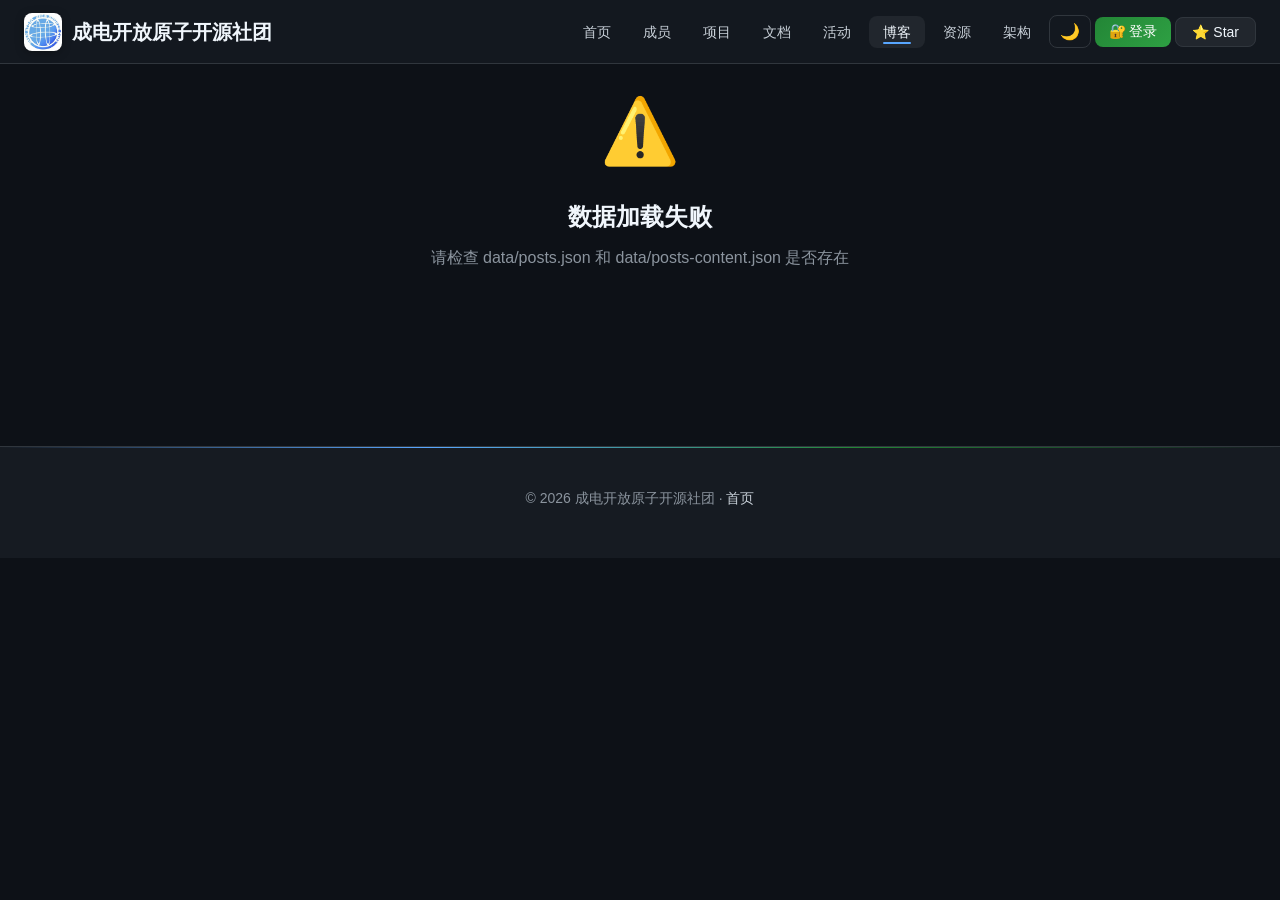
<file: post.html>
﻿<!DOCTYPE html>
<html lang="zh-CN">
<head>
    <meta charset="UTF-8">
    <meta name="viewport" content="width=device-width, initial-scale=1.0">
    <title>博客文章 - 成电开放原子开源社团</title>
    <link rel="stylesheet" href="style.css">
    <style>
        /* ========== 文章详情页样式 ========== */
        :root {
            --article-max-width: 860px;
        }

        /* 文章布局 */
        .article-layout {
            max-width: var(--article-max-width);
            margin: 0 auto;
            padding: 32px 24px;
        }

        /* 返回链接 */
        .back-link {
            display: inline-flex;
            align-items: center;
            gap: 6px;
            color: var(--accent-blue);
            text-decoration: none;
            font-size: 0.875rem;
            margin-bottom: 24px;
            transition: opacity 0.2s;
        }

        .back-link:hover { opacity: 0.7; }

        /* 文章头部 */
        .article-header {
            margin-bottom: 32px;
            padding-bottom: 24px;
            border-bottom: 1px solid var(--border-primary);
        }

        .article-cover {
            font-size: 4rem;
            margin-bottom: 20px;
        }

        .article-title {
            font-size: 2rem;
            font-weight: 800;
            line-height: 1.3;
            margin-bottom: 16px;
        }

        .article-meta {
            display: flex;
            flex-wrap: wrap;
            gap: 16px;
            align-items: center;
            margin-bottom: 16px;
        }

        .article-meta-item {
            display: flex;
            align-items: center;
            gap: 6px;
            font-size: 0.85rem;
            color: var(--text-muted);
        }

        .article-tags {
            display: flex;
            flex-wrap: wrap;
            gap: 8px;
            margin-bottom: 20px;
        }

        /* 摘要 */
        .article-excerpt {
            padding: 16px 20px;
            background: var(--bg-secondary);
            border-left: 3px solid var(--accent-blue);
            border-radius: 0 8px 8px 0;
            font-size: 0.95rem;
            color: var(--text-secondary);
            line-height: 1.7;
            margin-bottom: 0;
        }

        /* 文章正文 */
        .article-content {
            font-size: 1rem;
            line-height: 1.8;
            color: var(--text-primary);
        }

        .article-content h2 {
            font-size: 1.5rem;
            font-weight: 700;
            margin: 40px 0 16px;
            padding-bottom: 8px;
            border-bottom: 1px solid var(--border-primary);
        }

        .article-content h3 {
            font-size: 1.2rem;
            font-weight: 700;
            margin: 28px 0 12px;
        }

        .article-content h4 {
            font-size: 1rem;
            font-weight: 700;
            margin: 20px 0 8px;
        }

        .article-content p {
            margin-bottom: 16px;
        }

        .article-content a {
            color: var(--accent-blue);
            text-decoration: underline;
            text-underline-offset: 3px;
        }

        .article-content a:hover { opacity: 0.7; }

        .article-content ul,
        .article-content ol {
            margin: 0 0 16px 24px;
        }

        .article-content li {
            margin-bottom: 8px;
            line-height: 1.7;
        }

        .article-content strong { font-weight: 700; color: var(--text-primary); }

        .article-content code {
            font-family: 'Fira Code', 'Cascadia Code', Consolas, monospace;
            font-size: 0.875em;
            background: var(--bg-secondary);
            padding: 2px 6px;
            border-radius: 4px;
            color: #ff7b72;
        }

        .article-content pre {
            background: var(--bg-secondary);
            border: 1px solid var(--border-primary);
            border-radius: 10px;
            padding: 20px;
            overflow-x: auto;
            margin-bottom: 20px;
            line-height: 1.6;
        }

        .article-content pre code {
            background: none;
            padding: 0;
            color: #e6edf3;
            font-size: 0.875rem;
        }

        /* 表格 */
        .article-content table {
            width: 100%;
            border-collapse: collapse;
            margin-bottom: 20px;
            font-size: 0.9rem;
        }

        .article-content th,
        .article-content td {
            padding: 10px 14px;
            border: 1px solid var(--border-primary);
            text-align: left;
        }

        .article-content th {
            background: var(--bg-secondary);
            font-weight: 700;
        }

        .article-content tr:nth-child(even) td {
            background: rgba(255,255,255,0.02);
        }

        /* 底部导航 */
        .article-footer {
            margin-top: 48px;
            padding-top: 24px;
            border-top: 1px solid var(--border-primary);
        }

        .article-nav {
            display: grid;
            grid-template-columns: 1fr 1fr;
            gap: 16px;
        }

        .article-nav-item {
            padding: 16px;
            background: var(--bg-secondary);
            border: 1px solid var(--border-primary);
            border-radius: 12px;
            text-decoration: none;
            color: inherit;
            transition: border-color 0.2s;
        }

        .article-nav-item:hover { border-color: var(--accent-blue); }

        .article-nav-item.next { text-align: right; }

        .article-nav-label {
            font-size: 0.75rem;
            color: var(--text-muted);
            margin-bottom: 4px;
        }

        .article-nav-title {
            font-size: 0.875rem;
            font-weight: 600;
            color: var(--accent-blue);
        }

        /* 分享区 */
        .share-section {
            margin-top: 32px;
            padding: 20px;
            background: var(--bg-secondary);
            border: 1px solid var(--border-primary);
            border-radius: 12px;
            text-align: center;
        }

        .share-section p {
            font-size: 0.875rem;
            color: var(--text-muted);
            margin-bottom: 12px;
        }

        /* 侧边栏（右侧，文章目录） */
        .toc-sidebar {
            position: sticky;
            top: 80px;
            max-height: calc(100vh - 100px);
            overflow-y: auto;
            padding: 0 16px;
        }

        .toc-sidebar h4 {
            font-size: 0.8rem;
            font-weight: 700;
            color: var(--text-muted);
            text-transform: uppercase;
            letter-spacing: 1px;
            margin-bottom: 12px;
        }

        .toc-list {
            list-style: none;
            padding: 0;
            margin: 0;
        }

        .toc-list li {
            margin-bottom: 8px;
        }

        .toc-list a {
            font-size: 0.8rem;
            color: var(--text-muted);
            text-decoration: none;
            display: block;
            padding: 4px 8px;
            border-radius: 4px;
            border-left: 2px solid transparent;
            transition: all 0.2s;
        }

        .toc-list a:hover {
            color: var(--accent-blue);
            border-left-color: var(--accent-blue);
            background: rgba(31,111,235,0.08);
        }

        /* 全局布局调整 */
        .post-page-layout {
            display: grid;
            grid-template-columns: 1fr 220px;
            gap: 40px;
            max-width: 1200px;
            margin: 0 auto;
            padding: 0 24px 48px;
        }

        /* 加载状态 */
        .loading-state {
            text-align: center;
            padding: 80px 20px;
            color: var(--text-muted);
        }

        .loading-state .spinner {
            font-size: 2rem;
            animation: spin 1s linear infinite;
            margin-bottom: 16px;
        }

        @keyframes spin {
            from { transform: rotate(0deg); }
            to { transform: rotate(360deg); }
        }

        /* 响应式 */
        @media (max-width: 900px) {
            .post-page-layout { grid-template-columns: 1fr; }
            .toc-sidebar { display: none; }
            .article-nav { grid-template-columns: 1fr; }
        }
    </style>
</head>
<body>
    <!-- 导航 -->
    <nav class="navbar">
        <div class="nav-container">
            <a href="index.html" class="nav-logo">
                <img src="assets/logo.jpg?v=2" alt="成电开放原子开源社团" class="nav-logo-img">
                <span class="logo-text">成电开放原子开源社团</span>
            </a>
            <ul class="nav-links">
                <li><a href="index.html" class="nav-link">首页</a></li>
                <li><a href="members.html" class="nav-link">成员</a></li>
                <li><a href="projects.html" class="nav-link">项目</a></li>
                <li><a href="docs/index.html" class="nav-link">文档</a></li>
                <li><a href="events.html" class="nav-link">活动</a></li>
                <li><a href="blog.html" class="nav-link active">博客</a></li>
                <li><a href="resources.html" class="nav-link">资源</a></li>
                <li><a href="architecture.html" class="nav-link">架构</a></li>
                <li><button class="theme-toggle" onclick="toggleTheme()" title="切换主题">🌙</button></li>
                <li><button class="login-trigger-btn" onclick="openLoginModal()" title="登录/注册">🔐 登录</button></li>
                <li><a href="https://github.com/Jwei673/openatom-club" target="_blank" class="nav-btn">⭐ Star</a></li>
            </ul>
        </div>
    </nav>

    <!-- 主内容 -->
    <div class="post-page-layout" id="postPage">
        <div class="loading-state">
            <div class="spinner">⏳</div>
            <p>正在加载文章...</p>
        </div>
    </div>

    <script src="shared.js"></script>

    <script>
    (function() {
        var postId = new URLSearchParams(location.search).get('id') || '';
        var postsData = [];
        var postContent = null;
        var currentPost = null;

        // 渲染文章页面
        function renderPage(post, content, allPosts) {
            document.title = post.title + ' - 成电开放原子开源社团';

            // 找上一篇/下一篇
            var idx = allPosts.findIndex(function(p){ return p.id === postId; });
            var prevPost = idx < allPosts.length - 1 ? allPosts[idx + 1] : null;
            var nextPost = idx > 0 ? allPosts[idx - 1] : null;

            var tagsHtml = post.tags.map(function(t){ return '<span class="tag">' + t + '</span>'; }).join('');

            var navHtml = '<div class="article-footer"><div class="article-nav">';
            if (prevPost) {
                navHtml += '<a href="post.html?id=' + prevPost.id + '" class="article-nav-item prev">' +
                    '<div class="article-nav-label">← 上一篇</div>' +
                    '<div class="article-nav-title">' + prevPost.title + '</div></a>';
            } else {
                navHtml += '<div></div>';
            }
            if (nextPost) {
                navHtml += '<a href="post.html?id=' + nextPost.id + '" class="article-nav-item next">' +
                    '<div class="article-nav-label">下一篇 →</div>' +
                    '<div class="article-nav-title">' + nextPost.title + '</div></a>';
            }
            navHtml += '</div></div>';

            var shareUrl = encodeURIComponent(location.href);

            var html =
                // 左栏
                '<article class="article-layout">' +
                '<a href="blog.html" class="back-link">← 返回博客列表</a>' +

                // 头部
                '<header class="article-header">' +
                '<div class="article-cover">' + post.cover + '</div>' +
                '<h1 class="article-title">' + post.title + '</h1>' +
                '<div class="article-meta">' +
                '<span class="article-meta-item">👤 ' + post.author + '</span>' +
                '<span class="article-meta-item">📅 ' + post.date + '</span>' +
                '<span class="article-meta-item">⏱️ ' + post.readTime + '</span>' +
                '<span class="article-meta-item">👁️ ' + post.views.toLocaleString() + ' 阅读</span>' +
                '</div>' +
                '<div class="article-tags">' + tagsHtml + '</div>' +
                '<blockquote class="article-excerpt">' + post.excerpt + '</blockquote>' +
                '</header>' +

                // 正文
                '<div class="article-content">' + content + '</div>' +

                // 分享
                '<div class="share-section">' +
                '<p>觉得有帮助？分享给更多需要的人 👇</p>' +
                '<div style="display: flex; gap: 12px; justify-content: center; flex-wrap: wrap;">' +
                '<a href="https://twitter.com/intent/tweet?url=' + shareUrl + '&text=' + encodeURIComponent(post.title) + '" target="_blank" class="btn btn-secondary" style="text-decoration:none;font-size:0.8rem;">𝕏 分享到 Twitter</a>' +
                '<a href="https://www.facebook.com/sharer/sharer.php?u=' + shareUrl + '" target="_blank" class="btn btn-secondary" style="text-decoration:none;font-size:0.8rem;">f 分享到 Facebook</a>' +
                '<a href="https://service.weibo.com/share/share.php?url=' + shareUrl + '" target="_blank" class="btn btn-secondary" style="text-decoration:none;font-size:0.8rem;">💬 分享到微博</a>' +
                '</div></div>' +

                // 上一篇/下一篇
                navHtml +
                '</article>' +

                // 右栏（目录）
                '<aside class="toc-sidebar" id="tocSidebar">' +
                '<h4>📑 文章目录</h4>' +
                '<div id="tocContent"></div>' +
                '</aside>';

            document.getElementById('postPage').innerHTML = html;

            // 生成目录
            buildTOC(content);
        }

        // 生成文章目录
        function buildTOC(content) {
            var temp = document.createElement('div');
            temp.innerHTML = content;
            var headings = temp.querySelectorAll('h2');
            if (headings.length === 0) {
                document.getElementById('tocSidebar').style.display = 'none';
                return;
            }
            var tocHtml = '<ul class="toc-list">';
            headings.forEach(function(h) {
                var id = 'heading-' + h.textContent.trim().toLowerCase().replace(/[^\w\u4e00-\u9fa5]+/g, '-');
                h.id = id;
                tocHtml += '<li><a href="#' + id + '">' + h.textContent + '</a></li>';
            });
            tocHtml += '</ul>';
            document.getElementById('tocContent').innerHTML = tocHtml;
        }

        // 渲染 404
        function render404() {
            document.getElementById('postPage').innerHTML =
                '<article class="article-layout" style="grid-column:1/-1;">' +
                '<a href="blog.html" class="back-link">← 返回博客列表</a>' +
                '<div style="text-align:center;padding:80px 0;">' +
                '<div style="font-size:4rem;margin-bottom:16px;">🔍</div>' +
                '<h1 style="font-size:1.8rem;margin-bottom:8px;">文章未找到</h1>' +
                '<p style="color:var(--text-muted);margin-bottom:24px;">id 为「' + postId + '」的文章不存在</p>' +
                '<a href="blog.html" class="btn btn-primary" style="text-decoration:none;">← 浏览全部文章</a>' +
                '</div></article>';
        }

        // 加载数据
        Promise.all([
            fetch('data/posts.json').then(function(r){ return r.json(); }),
            fetch('data/posts-content.json').then(function(r){ return r.json(); })
        ]).then(function(results) {
            var posts = results[0].posts;
            var contentMap = results[1];
            postsData = posts;
            postContent = contentMap;

            currentPost = posts.find(function(p){ return p.id === postId; });
            if (currentPost && contentMap[postId]) {
                renderPage(currentPost, contentMap[postId].content || contentMap[postId], posts);
            } else {
                render404();
            }
        }).catch(function() {
            document.getElementById('postPage').innerHTML =
                '<article class="article-layout" style="grid-column:1/-1;text-align:center;padding:80px 0;">' +
                '<div style="font-size:4rem;margin-bottom:16px;">⚠️</div>' +
                '<h1 style="font-size:1.5rem;margin-bottom:8px;">数据加载失败</h1>' +
                '<p style="color:var(--text-muted);">请检查 data/posts.json 和 data/posts-content.json 是否存在</p>' +
                '</article>';
        });
    })();
    </script>

    <!-- 搜索弹窗 + 回到顶部 -->
    <div class="search-overlay" id="searchOverlay" onclick="if(event.target.id==='searchOverlay'){closeSearch()}">
        <div class="search-modal" onclick="event.stopPropagation()">
            <input class="search-modal-input" type="text" placeholder="搜索页面..." id="searchInput" autocomplete="off">
            <div class="search-results" id="searchResults"><div class="search-empty">输入关键词开始搜索...</div></div>
            <div class="search-modal-footer">
                <span><kbd>↑</kbd><kbd>↓</kbd> 导航</span>
                <span><kbd>Enter</kbd> 跳转</span>
                <span><kbd>Esc</kbd> 关闭</span>
            </div>
        </div>
    </div>
    <button class="back-to-top" id="backToTop" onclick="scrollToTop()">⬆</button>
    <script>
    (function(){
        var si=document.getElementById("searchInput"),sr=document.getElementById("searchResults"),sel=-1;
        var sd=[{title:"首页",desc:"成电开放原子开源社团 官方网站首页",icon:"🏠",url:"index.html"},{title:"博客",desc:"技术文章、教程与经验分享",icon:"📝",url:"blog.html"},{title:"资源中心",desc:"开发工具、学习路线、书籍推荐",icon:"🎓",url:"resources.html"}];
        if(si){si.addEventListener("input",function(){var kw=this.value.trim().toLowerCase();sel=-1;if(!kw){sr.innerHTML='<div class="search-empty">输入关键词开始搜索...</div>';return;}var f=sd.filter(function(i){return i.title.toLowerCase().includes(kw)||i.desc.toLowerCase().includes(kw);});if(!f.length){sr.innerHTML='<div class="search-empty">没有找到相关结果</div>';return;}sr.innerHTML=f.map(function(item){return '<div class="search-result-item" onclick="location.href=\''+item.url+'\'"><span class="search-result-icon">'+item.icon+'</span><div class="search-result-info"><h4>'+item.title+'</h4><p>'+item.desc+'</p></div></div>';}).join("");});si.addEventListener("keydown",function(e){var items=sr.querySelectorAll(".search-result-item");if(e.key==="ArrowDown"){sel=Math.min(sel+1,items.length-1);items.forEach(function(el,i){el.classList.toggle("selected",i===sel);});if(sel>=0)items[sel].scrollIntoView({block:"nearest"});e.preventDefault();}else if(e.key==="ArrowUp"){sel=Math.max(sel-1,-1);items.forEach(function(el,i){el.classList.toggle("selected",i===sel);});e.preventDefault();}else if(e.key==="Enter"&&sel>=0){items[sel].click();}else if(e.key==="Escape"){closeSearch();}});}
        document.addEventListener("keydown",function(e){if((e.ctrlKey||e.metaKey)&&e.key==="k"){e.preventDefault();document.getElementById("searchOverlay").classList.add("active");document.getElementById("searchInput").focus();}});
        window.closeSearch=function(){var ov=document.getElementById("searchOverlay");if(ov)ov.classList.remove("active");var inp=document.getElementById("searchInput");if(inp)inp.value="";var res=document.getElementById("searchResults");if(res)res.innerHTML='<div class="search-empty">输入关键词开始搜索...</div>';sel=-1;};
    })();
    </script>

    <footer class="footer">
        <div class="footer-content">
            <p>&copy; 2026 成电开放原子开源社团 · <a href="index.html">首页</a></p>
        </div>
    </footer>
    <!-- ========== 登录弹窗 ========== -->
    <div class="login-overlay" id="loginOverlay" onclick="closeLoginModal()"></div>
    <div class="login-modal" id="loginModal">
        <!-- 弹窗头部 -->
        <div class="login-modal-header">
            <h2 class="login-modal-title">🔐 <span>登录账号</span></h2>
            <button class="login-close-btn" onclick="closeLoginModal()" title="关闭">×</button>
        </div>

        <!-- Tab 切换 -->
        <div class="login-tabs">
            <button class="login-tab active" data-tab="login" onclick="switchLoginTab('login')">登录</button>
            <button class="login-tab" data-tab="register" onclick="switchLoginTab('register')">注册</button>
        </div>

        <!-- 表单容器 -->
        <div class="login-form-container">
            <!-- 登录表单 -->
            <form class="login-form active" id="loginForm" onsubmit="handleLogin(event)">
                <div class="login-input-group">
                    <label class="login-label">用户名 / 邮箱</label>
                    <input type="text" class="login-input" placeholder="请输入用户名或邮箱" required>
                </div>
                <div class="login-input-group">
                    <label class="login-label">密码</label>
                    <input type="password" class="login-input" placeholder="请输入密码" required>
                </div>
                <div class="login-options">
                    <label class="login-remember">
                        <input type="checkbox"> 记住我
                    </label>
                    <a href="#" class="login-forgot" onclick="alert('这是一个演示页面，忘记密码功能暂未实现'); return false;">忘记密码？</a>
                </div>
                <button type="submit" class="login-submit">登录</button>

                <div class="login-divider">或使用以下方式登录</div>

                <div class="login-social-btns">
                    <button type="button" class="login-social-btn" onclick="alert('GitHub 登录功能开发中...')">
                        <span>🐙</span> GitHub
                    </button>
                    <button type="button" class="login-social-btn" onclick="alert('微信登录功能开发中...')">
                        <span>💬</span> 微信
                    </button>
                </div>
            </form>

            <!-- 注册表单 -->
            <form class="login-form" id="registerForm" onsubmit="handleRegister(event)">
                <div class="login-input-group">
                    <label class="login-label">用户名</label>
                    <input type="text" class="login-input" placeholder="请输入用户名" required>
                </div>
                <div class="login-input-group">
                    <label class="login-label">邮箱</label>
                    <input type="email" class="login-input" placeholder="请输入邮箱地址" required>
                </div>
                <div class="login-input-group">
                    <label class="login-label">密码</label>
                    <input type="password" class="login-input" placeholder="请设置密码（至少6位）" minlength="6" required>
                </div>
                <div class="login-input-group">
                    <label class="login-label">确认密码</label>
                    <input type="password" class="login-input" placeholder="请再次输入密码" required>
                </div>
                <button type="submit" class="login-submit">注册</button>

                <div class="login-divider">或使用以下方式注册</div>

                <div class="login-social-btns">
                    <button type="button" class="login-social-btn" onclick="alert('GitHub 注册功能开发中...')">
                        <span>🐙</span> GitHub
                    </button>
                    <button type="button" class="login-social-btn" onclick="alert('微信注册功能开发中...')">
                        <span>💬</span> 微信
                    </button>
                </div>
            </form>
        </div>

        <!-- 弹窗底部 -->
        <div class="login-footer">
            登录即表示同意 <a href="#" onclick="alert('服务条款页面开发中...'); return false;">服务条款</a> 和 <a href="#" onclick="alert('隐私政策页面开发中...'); return false;">隐私政策</a>
        </div>
    </div>

</body>
</html>
</file>
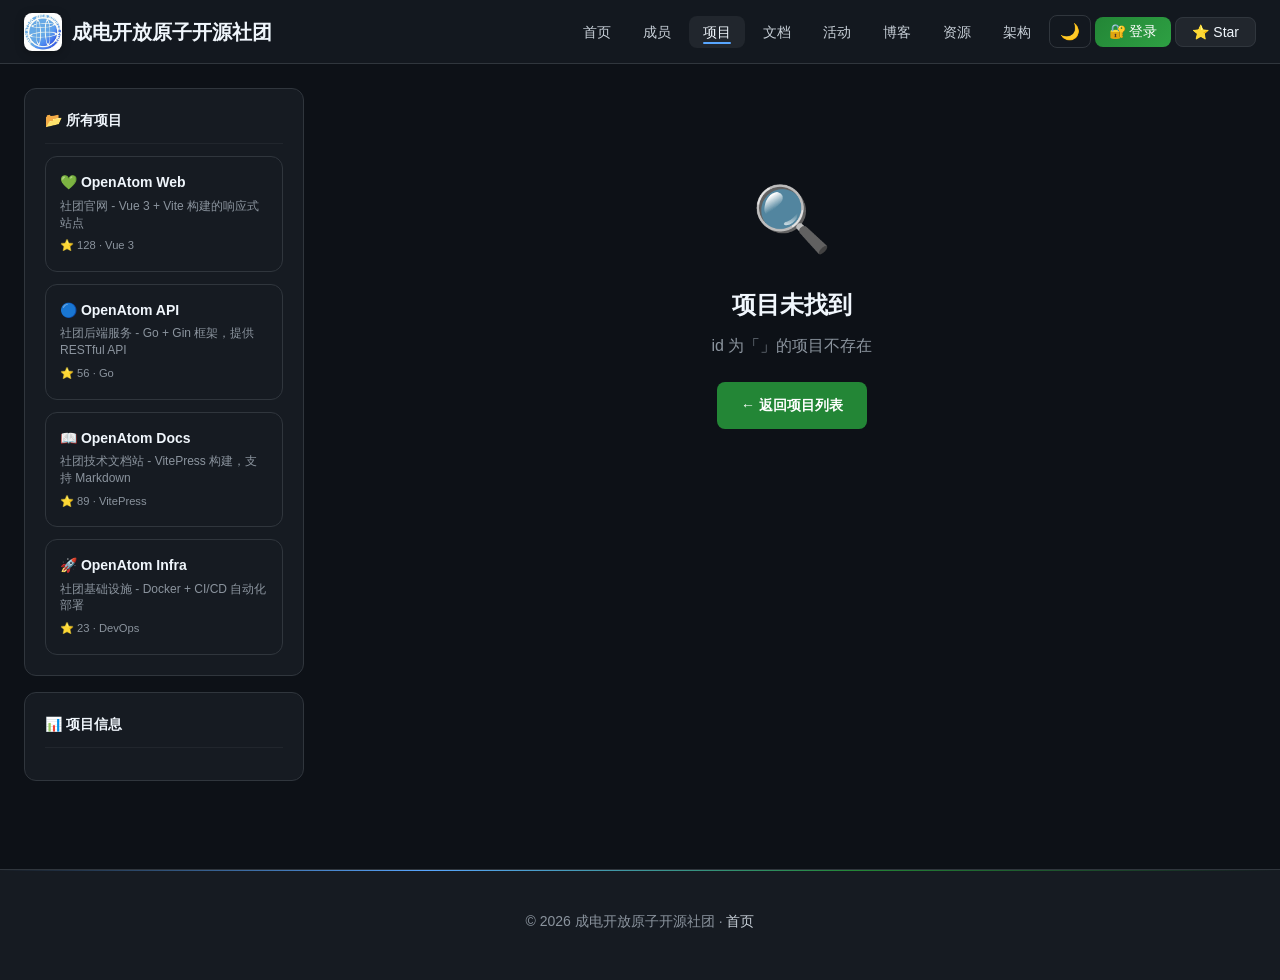
<file: project.html>
﻿<!DOCTYPE html>
<html lang="zh-CN">
<head>
    <meta charset="UTF-8">
    <meta name="viewport" content="width=device-width, initial-scale=1.0">
    <title>项目详情 - 成电开放原子开源社团</title>
    <link rel="stylesheet" href="style.css">
    <style>
        /* ========== 项目详情页专属样式 ========== */

        /* 项目主 Hero */
        .project-hero {
            padding: 32px;
            background: var(--bg-secondary);
            border: 1px solid var(--border-primary);
            border-radius: 16px;
            margin-bottom: 24px;
        }

        .project-hero-header {
            display: flex;
            align-items: flex-start;
            justify-content: space-between;
            gap: 16px;
            margin-bottom: 16px;
        }

        .project-hero-title {
            display: flex;
            align-items: center;
            gap: 12px;
            font-size: 1.8rem;
            font-weight: 800;
        }

        .project-hero-title .status-dot {
            width: 10px;
            height: 10px;
            border-radius: 50%;
            flex-shrink: 0;
        }

        .status-active { background: #3fb950; box-shadow: 0 0 8px rgba(63,185,80,0.6); }
        .status-planning { background: var(--accent-orange); }
        .status-maintenance { background: var(--accent-blue); }
        .status-archived { background: var(--text-muted); }

        .project-hero-meta {
            display: flex;
            gap: 8px;
            flex-shrink: 0;
        }

        .project-hero-meta a {
            display: inline-flex;
            align-items: center;
            gap: 6px;
            padding: 6px 14px;
            border-radius: 8px;
            font-size: 0.8rem;
            font-weight: 600;
            text-decoration: none;
            transition: opacity 0.2s;
        }

        .project-hero-meta a:hover { opacity: 0.8; }

        .project-hero-meta .btn-star {
            background: var(--accent-green);
            color: white;
        }

        .project-hero-meta .btn-fork {
            background: var(--bg-tertiary);
            color: var(--text-secondary);
            border: 1px solid var(--border-primary);
        }

        .project-short-desc {
            font-size: 1rem;
            color: var(--text-secondary);
            margin-bottom: 16px;
            line-height: 1.6;
        }

        .project-tags {
            display: flex;
            flex-wrap: wrap;
            gap: 8px;
            margin-bottom: 20px;
        }

        .project-progress-wrap {
            display: flex;
            align-items: center;
            gap: 12px;
            margin-bottom: 8px;
        }

        .project-progress-bar {
            flex: 1;
            height: 8px;
            background: var(--bg-tertiary);
            border-radius: 4px;
            overflow: hidden;
        }

        .project-progress-fill {
            height: 100%;
            border-radius: 4px;
            background: linear-gradient(90deg, var(--accent-green), #2ea043);
            transition: width 0.6s ease;
        }

        .project-progress-label {
            font-size: 0.8rem;
            font-weight: 700;
            color: var(--accent-green);
            min-width: 36px;
            text-align: right;
        }

        .project-progress-title {
            font-size: 0.8rem;
            color: var(--text-muted);
            margin-bottom: 8px;
        }

        /* 左右分栏 */
        .project-body {
            display: grid;
            grid-template-columns: 1fr 340px;
            gap: 24px;
            margin-bottom: 32px;
        }

        /* 里程碑时间轴 */
        .milestone-timeline {
            position: relative;
            padding-left: 28px;
            margin-bottom: 24px;
        }

        .milestone-timeline::before {
            content: '';
            position: absolute;
            left: 8px;
            top: 0;
            bottom: 0;
            width: 2px;
            background: var(--border-primary);
        }

        .milestone-item {
            position: relative;
            margin-bottom: 20px;
        }

        .milestone-item::before {
            content: '';
            position: absolute;
            left: -24px;
            top: 6px;
            width: 12px;
            height: 12px;
            border-radius: 50%;
            border: 2px solid var(--bg-primary);
        }

        .milestone-item.done::before {
            background: var(--accent-green);
        }

        .milestone-item.todo::before {
            background: var(--bg-tertiary);
            border-color: var(--border-primary);
        }

        .milestone-date {
            font-size: 0.75rem;
            color: var(--text-muted);
            margin-bottom: 2px;
        }

        .milestone-text {
            font-size: 0.875rem;
            font-weight: 500;
        }

        .milestone-item.todo .milestone-text {
            color: var(--text-muted);
        }

        /* 成员卡片 */
        .section-title-sm {
            font-size: 1rem;
            font-weight: 700;
            margin-bottom: 12px;
            display: flex;
            align-items: center;
            gap: 8px;
        }

        .member-avatar-list {
            display: flex;
            flex-direction: column;
            gap: 10px;
        }

        .member-row {
            display: flex;
            align-items: center;
            gap: 12px;
            padding: 10px 14px;
            background: var(--bg-secondary);
            border: 1px solid var(--border-primary);
            border-radius: 10px;
        }

        .member-row-avatar {
            width: 36px;
            height: 36px;
            border-radius: 50%;
            background: var(--bg-tertiary);
            display: flex;
            align-items: center;
            justify-content: center;
            font-size: 1rem;
            flex-shrink: 0;
        }

        .member-row-info {
            flex: 1;
        }

        .member-row-name {
            font-size: 0.875rem;
            font-weight: 600;
        }

        .member-row-role {
            font-size: 0.75rem;
            color: var(--text-muted);
        }

        .member-row-badge {
            font-size: 0.7rem;
            padding: 2px 8px;
            border-radius: 20px;
            font-weight: 600;
        }

        .badge-leader {
            background: rgba(63,185,80,0.15);
            color: var(--accent-green);
        }

        .badge-contributor {
            background: rgba(31,111,235,0.15);
            color: var(--accent-blue);
        }

        /* 更新日志 */
        .update-list {
            display: flex;
            flex-direction: column;
            gap: 12px;
        }

        .update-item {
            display: flex;
            gap: 12px;
            padding: 14px;
            background: var(--bg-secondary);
            border: 1px solid var(--border-primary);
            border-radius: 10px;
        }

        .update-date-badge {
            padding: 4px 10px;
            background: var(--bg-tertiary);
            border: 1px solid var(--border-primary);
            border-radius: 6px;
            font-size: 0.7rem;
            font-weight: 600;
            color: var(--text-muted);
            white-space: nowrap;
            height: fit-content;
        }

        .update-text {
            font-size: 0.85rem;
            color: var(--text-secondary);
            line-height: 1.5;
        }

        /* 项目列表（侧栏） */
        .project-list {
            display: flex;
            flex-direction: column;
            gap: 12px;
        }

        .project-list-item {
            padding: 14px;
            background: var(--bg-secondary);
            border: 1px solid var(--border-primary);
            border-radius: 12px;
            text-decoration: none;
            color: inherit;
            transition: border-color 0.2s, transform 0.2s;
            display: block;
        }

        .project-list-item:hover {
            border-color: var(--accent-green);
            transform: translateX(2px);
        }

        .project-list-item.active {
            border-color: var(--accent-green);
            background: rgba(35,134,54,0.1);
        }

        .project-list-item h4 {
            font-size: 0.875rem;
            font-weight: 700;
            margin-bottom: 4px;
            display: flex;
            align-items: center;
            gap: 6px;
        }

        .project-list-item p {
            font-size: 0.75rem;
            color: var(--text-muted);
            margin: 0;
            line-height: 1.4;
        }

        .project-list-lang {
            display: inline-flex;
            align-items: center;
            gap: 4px;
            font-size: 0.7rem;
            color: var(--text-muted);
            margin-top: 6px;
        }

        /* 侧栏其他 */
        .sidebar-stat {
            display: flex;
            justify-content: space-between;
            align-items: center;
            padding: 10px 0;
            border-bottom: 1px solid var(--border-primary);
            font-size: 0.85rem;
        }

        .sidebar-stat:last-child { border-bottom: none; }

        .sidebar-stat-key { color: var(--text-muted); }
        .sidebar-stat-val { font-weight: 700; }

        /* 未找到项目 */
        .not-found {
            text-align: center;
            padding: 80px 20px;
        }

        .not-found-icon { font-size: 4rem; margin-bottom: 16px; }
        .not-found h2 { font-size: 1.5rem; margin-bottom: 8px; }
        .not-found p { color: var(--text-muted); margin-bottom: 24px; }

        /* 响应式 */
        @media (max-width: 900px) {
            .project-body { grid-template-columns: 1fr; }
        }
    </style>
</head>
<body>
    <!-- 导航 -->
    <nav class="navbar">
        <div class="nav-container">
            <a href="index.html" class="nav-logo">
                <img src="assets/logo.jpg?v=2" alt="成电开放原子开源社团" class="nav-logo-img">
                <span class="logo-text">成电开放原子开源社团</span>
            </a>
            <ul class="nav-links">
                <li><a href="index.html" class="nav-link">首页</a></li>
                <li><a href="members.html" class="nav-link">成员</a></li>
                <li><a href="projects.html" class="nav-link active">项目</a></li>
                <li><a href="docs/index.html" class="nav-link">文档</a></li>
                <li><a href="events.html" class="nav-link">活动</a></li>
                <li><a href="blog.html" class="nav-link">博客</a></li>
                <li><a href="resources.html" class="nav-link">资源</a></li>
                <li><a href="architecture.html" class="nav-link">架构</a></li>
                <li><button class="theme-toggle" onclick="toggleTheme()" title="切换主题">🌙</button></li>
                <li><button class="login-trigger-btn" onclick="openLoginModal()" title="登录/注册">🔐 登录</button></li>
                <li><a href="https://github.com/Jwei673/openatom-club" target="_blank" class="nav-btn">⭐ Star</a></li>
            </ul>
        </div>
    </nav>

    <!-- 主内容 -->
    <div class="main-layout">
        <aside class="sidebar">
            <div class="sidebar-card">
                <h3>📂 所有项目</h3>
                <div class="project-list" id="sidebarProjectList">
                    <!-- JS 渲染 -->
                    <div style="color: var(--text-muted); font-size: 0.8rem; text-align: center; padding: 20px;">加载中...</div>
                </div>
            </div>
            <div class="sidebar-card">
                <h3>📊 项目信息</h3>
                <div id="sidebarStats">
                    <!-- JS 渲染 -->
                </div>
            </div>
        </aside>

        <main class="content">
            <!-- 项目详情（JS 动态填充） -->
            <div id="projectDetail">
                <div class="not-found">
                    <div class="not-found-icon">⏳</div>
                    <h2>加载中...</h2>
                    <p>正在获取项目数据</p>
                </div>
            </div>
        </main>
    </div>

    <script src="shared.js"></script>

    <script>
    (function() {
        var allProjects = [];
        var currentId = new URLSearchParams(location.search).get('id') || '';

        // 渲染侧边栏项目列表
        function renderSidebarList(projects) {
            var el = document.getElementById('sidebarProjectList');
            el.innerHTML = projects.map(function(p) {
                var active = p.id === currentId ? ' active' : '';
                return '<a href="project.html?id=' + p.id + '" class="project-list-item' + active + '">' +
                    '<h4>' + getLangEmoji(p.lang) + ' ' + p.name + '</h4>' +
                    '<p>' + p.shortDesc + '</p>' +
                    '<div class="project-list-lang">⭐ ' + p.stars + ' · ' + p.lang + '</div>' +
                    '</a>';
            }).join('');
        }

        // 渲染侧边栏统计
        function renderSidebarStats(p) {
            var el = document.getElementById('sidebarStats');
            var statusMap = { active: '🟢 开发中', planning: '🟡 规划中', maintenance: '🔵 维护中', archived: '⚪ 已归档' };
            var langColors = {
                'Vue 3': '#42b883', 'Go': '#00add8', 'VitePress': '#5FAE03',
                'DevOps': '#2496ed', 'TypeScript': '#3178c6'
            };
            el.innerHTML =
                '<div class="sidebar-stat"><span class="sidebar-stat-key">语言</span><span class="sidebar-stat-val" style="color:' + (langColors[p.lang]||'var(--text-primary)') + '">' + p.lang + '</span></div>' +
                '<div class="sidebar-stat"><span class="sidebar-stat-key">状态</span><span class="sidebar-stat-val">' + (statusMap[p.status]||p.status) + '</span></div>' +
                '<div class="sidebar-stat"><span class="sidebar-stat-key">⭐ Star</span><span class="sidebar-stat-val">' + p.stars + '</span></div>' +
                '<div class="sidebar-stat"><span class="sidebar-stat-key">🍴 Fork</span><span class="sidebar-stat-val">' + p.forks + '</span></div>' +
                '<div class="sidebar-stat"><span class="sidebar-stat-key">👥 成员</span><span class="sidebar-stat-val">' + p.members.length + '</span></div>' +
                '<div class="sidebar-stat"><span class="sidebar-stat-key">📈 进度</span><span class="sidebar-stat-val" style="color:var(--accent-green)">' + p.progress + '%</span></div>';
        }

        // 渲染项目详情
        function renderDetail(p) {
            document.title = p.name + ' - 成电开放原子开源社团';

            var statusMap = { active: 'active', planning: 'planning', maintenance: 'maintenance', archived: 'archived' };
            var statusTextMap = { active: '🟢 开发中', planning: '🟡 规划中', maintenance: '🔵 维护中', archived: '⚪ 已归档' };

            var doneMilestones = p.milestones.filter(function(m){ return !m.todo; });
            var todoMilestones = p.milestones.filter(function(m){ return m.todo; });

            var membersHtml = p.members.map(function(n) {
                return '<div class="member-row">' +
                    '<div class="member-row-avatar">' + getInitials(n) + '</div>' +
                    '<div class="member-row-info"><div class="member-row-name">' + n + '</div><div class="member-row-role">核心成员</div></div>' +
                    '<span class="member-row-badge badge-leader">PM</span></div>';
            }).join('');

            if (p.contributors && p.contributors.length) {
                membersHtml += p.contributors.map(function(n) {
                    return '<div class="member-row">' +
                        '<div class="member-row-avatar">' + getInitials(n) + '</div>' +
                        '<div class="member-row-info"><div class="member-row-name">' + n + '</div><div class="member-row-role">贡献者</div></div>' +
                        '<span class="member-row-badge badge-contributor">Contributor</span></div>';
                }).join('');
            }

            var updatesHtml = p.updates.map(function(u) {
                return '<div class="update-item">' +
                    '<span class="update-date-badge">' + u.date + '</span>' +
                    '<p class="update-text">' + u.text + '</p></div>';
            }).join('');

            var html =
                '<div class="project-hero">' +
                '<div class="project-hero-header">' +
                '<div class="project-hero-title">' +
                '<span class="status-dot status-' + statusMap[p.status] + '"></span>' +
                getLangEmoji(p.lang) + ' ' + p.name +
                '</div>' +
                '<div class="project-hero-meta">' +
                '<a href="' + p.repo + '" target="_blank" class="btn-star">⭐ Star ' + p.stars + '</a>' +
                '<a href="' + p.repo + '" target="_blank" class="btn-fork">🍴 Fork</a>' +
                '</div></div>' +
                '<p class="project-short-desc">' + p.shortDesc + '</p>' +
                '<div class="project-tags">' + p.tags.map(function(t){ return '<span class="tag">' + t + '</span>'; }).join('') + '</div>' +
                '<div class="project-progress-title">项目进度</div>' +
                '<div class="project-progress-wrap">' +
                '<div class="project-progress-bar"><div class="project-progress-fill" style="width:0%" id="progressFill"></div></div>' +
                '<span class="project-progress-label">' + p.progress + '%</span></div></div>' +

                '<div class="project-body">' +
                // 左栏
                '<div>' +
                // 里程碑
                '<div class="feature-card" style="margin-bottom:20px;">' +
                '<h3 class="section-title-sm">📍 里程碑</h3>' +
                '<div class="milestone-timeline">' +
                doneMilestones.map(function(m){
                    return '<div class="milestone-item done"><div class="milestone-date">' + m.date + '</div><div class="milestone-text">' + m.text || m.todo + '</div></div>';
                }).join('') +
                todoMilestones.map(function(m){
                    return '<div class="milestone-item todo"><div class="milestone-date">' + m.date + '</div><div class="milestone-text">' + (m.todo||'') + '</div></div>';
                }).join('') +
                '</div></div>' +

                // 成员
                '<div class="feature-card" style="margin-bottom:20px;">' +
                '<h3 class="section-title-sm">👥 项目成员</h3>' +
                '<div class="member-avatar-list">' + membersHtml + '</div></div>' +

                // 更新日志
                '<div class="feature-card">' +
                '<h3 class="section-title-sm">📝 更新日志</h3>' +
                '<div class="update-list">' + updatesHtml + '</div></div>' +
                '</div>' +

                // 右栏（空，由侧边栏接管）
                '<aside class="sidebar" style="position:static;width:auto;"></aside>' +
                '</div>';

            document.getElementById('projectDetail').innerHTML = html;

            // 进度条动画
            setTimeout(function() {
                var fill = document.getElementById('progressFill');
                if (fill) fill.style.width = p.progress + '%';
            }, 100);
        }

        function getLangEmoji(lang) {
            var map = {
                'Vue 3': '💚', 'Go': '🔵', 'VitePress': '📖',
                'DevOps': '🚀', 'Python': '🐍', 'TypeScript': '📘'
            };
            return map[lang] || '📦';
        }

        function getInitials(name) {
            return name.split('').slice(0, 2).join('');
        }

        // 加载数据
        fetch('data/projects.json').then(function(r){ return r.json(); }).then(function(data) {
            allProjects = data.projects;
            renderSidebarList(allProjects);
            var p = allProjects.find(function(x){ return x.id === currentId; });
            if (p) {
                renderSidebarStats(p);
                renderDetail(p);
            } else {
                document.getElementById('projectDetail').innerHTML =
                    '<div class="not-found"><div class="not-found-icon">🔍</div>' +
                    '<h2>项目未找到</h2>' +
                    '<p>id 为「' + currentId + '」的项目不存在</p>' +
                    '<a href="projects.html" class="btn btn-primary">← 返回项目列表</a></div>';
            }
        }).catch(function() {
            document.getElementById('projectDetail').innerHTML =
                '<div class="not-found"><div class="not-found-icon">⚠️</div>' +
                '<h2>数据加载失败</h2><p>请检查 data/projects.json 是否存在</p></div>';
        });
    })();
    </script>

    <!-- 搜索弹窗 + 回到顶部 -->
    <div class="search-overlay" id="searchOverlay" onclick="if(event.target.id==='searchOverlay'){closeSearch()}">
        <div class="search-modal" onclick="event.stopPropagation()">
            <input class="search-modal-input" type="text" placeholder="搜索页面..." id="searchInput" autocomplete="off">
            <div class="search-results" id="searchResults"><div class="search-empty">输入关键词开始搜索...</div></div>
            <div class="search-modal-footer">
                <span><kbd>↑</kbd><kbd>↓</kbd> 导航</span>
                <span><kbd>Enter</kbd> 跳转</span>
                <span><kbd>Esc</kbd> 关闭</span>
            </div>
        </div>
    </div>
    <button class="back-to-top" id="backToTop" onclick="scrollToTop()">⬆</button>
    <script>
    (function(){
        var si=document.getElementById("searchInput"),sr=document.getElementById("searchResults"),sel=-1;
        var sd=[
            {title:"首页",desc:"成电开放原子开源社团 官方网站首页",icon:"🏠",url:"index.html"},
            {title:"项目",desc:"社团正在开发的项目展示",icon:"🚀",url:"projects.html"},
            {title:"博客",desc:"技术文章、教程与经验分享",icon:"📝",url:"blog.html"},
        ];
        if(si){si.addEventListener("input",function(){
            var kw=this.value.trim().toLowerCase();sel=-1;
            if(!kw){sr.innerHTML='<div class="search-empty">输入关键词开始搜索...</div>';return;}
            var f=sd.filter(function(i){return i.title.toLowerCase().includes(kw)||i.desc.toLowerCase().includes(kw);});
            if(!f.length){sr.innerHTML='<div class="search-empty">没有找到相关结果</div>';return;}
            sr.innerHTML=f.map(function(item){return '<div class="search-result-item" onclick="location.href=\''+item.url+'\'"><span class="search-result-icon">'+item.icon+'</span><div class="search-result-info"><h4>'+item.title+'</h4><p>'+item.desc+'</p></div></div>';}).join("");
        });si.addEventListener("keydown",function(e){
            var items=sr.querySelectorAll(".search-result-item");
            if(e.key==="ArrowDown"){sel=Math.min(sel+1,items.length-1);items.forEach(function(el,i){el.classList.toggle("selected",i===sel);});if(sel>=0)items[sel].scrollIntoView({block:"nearest"});e.preventDefault();}
            else if(e.key==="ArrowUp"){sel=Math.max(sel-1,-1);items.forEach(function(el,i){el.classList.toggle("selected",i===sel);});e.preventDefault();}
            else if(e.key==="Enter"&&sel>=0){items[sel].click();}
            else if(e.key==="Escape"){closeSearch();}
        });}
        document.addEventListener("keydown",function(e){if((e.ctrlKey||e.metaKey)&&e.key==="k"){e.preventDefault();document.getElementById("searchOverlay").classList.add("active");document.getElementById("searchInput").focus();}});
        window.closeSearch=function(){
            var ov=document.getElementById("searchOverlay");
            if(ov)ov.classList.remove("active");
            var inp=document.getElementById("searchInput");
            if(inp)inp.value="";
            var res=document.getElementById("searchResults");
            if(res)res.innerHTML='<div class="search-empty">输入关键词开始搜索...</div>';
            sel=-1;
        };
    })();
    </script>

    <footer class="footer">
        <div class="footer-content">
            <p>&copy; 2026 成电开放原子开源社团 · <a href="index.html">首页</a></p>
        </div>
    </footer>
    <!-- ========== 登录弹窗 ========== -->
    <div class="login-overlay" id="loginOverlay" onclick="closeLoginModal()"></div>
    <div class="login-modal" id="loginModal">
        <!-- 弹窗头部 -->
        <div class="login-modal-header">
            <h2 class="login-modal-title">🔐 <span>登录账号</span></h2>
            <button class="login-close-btn" onclick="closeLoginModal()" title="关闭">×</button>
        </div>

        <!-- Tab 切换 -->
        <div class="login-tabs">
            <button class="login-tab active" data-tab="login" onclick="switchLoginTab('login')">登录</button>
            <button class="login-tab" data-tab="register" onclick="switchLoginTab('register')">注册</button>
        </div>

        <!-- 表单容器 -->
        <div class="login-form-container">
            <!-- 登录表单 -->
            <form class="login-form active" id="loginForm" onsubmit="handleLogin(event)">
                <div class="login-input-group">
                    <label class="login-label">用户名 / 邮箱</label>
                    <input type="text" class="login-input" placeholder="请输入用户名或邮箱" required>
                </div>
                <div class="login-input-group">
                    <label class="login-label">密码</label>
                    <input type="password" class="login-input" placeholder="请输入密码" required>
                </div>
                <div class="login-options">
                    <label class="login-remember">
                        <input type="checkbox"> 记住我
                    </label>
                    <a href="#" class="login-forgot" onclick="alert('这是一个演示页面，忘记密码功能暂未实现'); return false;">忘记密码？</a>
                </div>
                <button type="submit" class="login-submit">登录</button>

                <div class="login-divider">或使用以下方式登录</div>

                <div class="login-social-btns">
                    <button type="button" class="login-social-btn" onclick="alert('GitHub 登录功能开发中...')">
                        <span>🐙</span> GitHub
                    </button>
                    <button type="button" class="login-social-btn" onclick="alert('微信登录功能开发中...')">
                        <span>💬</span> 微信
                    </button>
                </div>
            </form>

            <!-- 注册表单 -->
            <form class="login-form" id="registerForm" onsubmit="handleRegister(event)">
                <div class="login-input-group">
                    <label class="login-label">用户名</label>
                    <input type="text" class="login-input" placeholder="请输入用户名" required>
                </div>
                <div class="login-input-group">
                    <label class="login-label">邮箱</label>
                    <input type="email" class="login-input" placeholder="请输入邮箱地址" required>
                </div>
                <div class="login-input-group">
                    <label class="login-label">密码</label>
                    <input type="password" class="login-input" placeholder="请设置密码（至少6位）" minlength="6" required>
                </div>
                <div class="login-input-group">
                    <label class="login-label">确认密码</label>
                    <input type="password" class="login-input" placeholder="请再次输入密码" required>
                </div>
                <button type="submit" class="login-submit">注册</button>

                <div class="login-divider">或使用以下方式注册</div>

                <div class="login-social-btns">
                    <button type="button" class="login-social-btn" onclick="alert('GitHub 注册功能开发中...')">
                        <span>🐙</span> GitHub
                    </button>
                    <button type="button" class="login-social-btn" onclick="alert('微信注册功能开发中...')">
                        <span>💬</span> 微信
                    </button>
                </div>
            </form>
        </div>

        <!-- 弹窗底部 -->
        <div class="login-footer">
            登录即表示同意 <a href="#" onclick="alert('服务条款页面开发中...'); return false;">服务条款</a> 和 <a href="#" onclick="alert('隐私政策页面开发中...'); return false;">隐私政策</a>
        </div>
    </div>

</body>
</html>
</file>
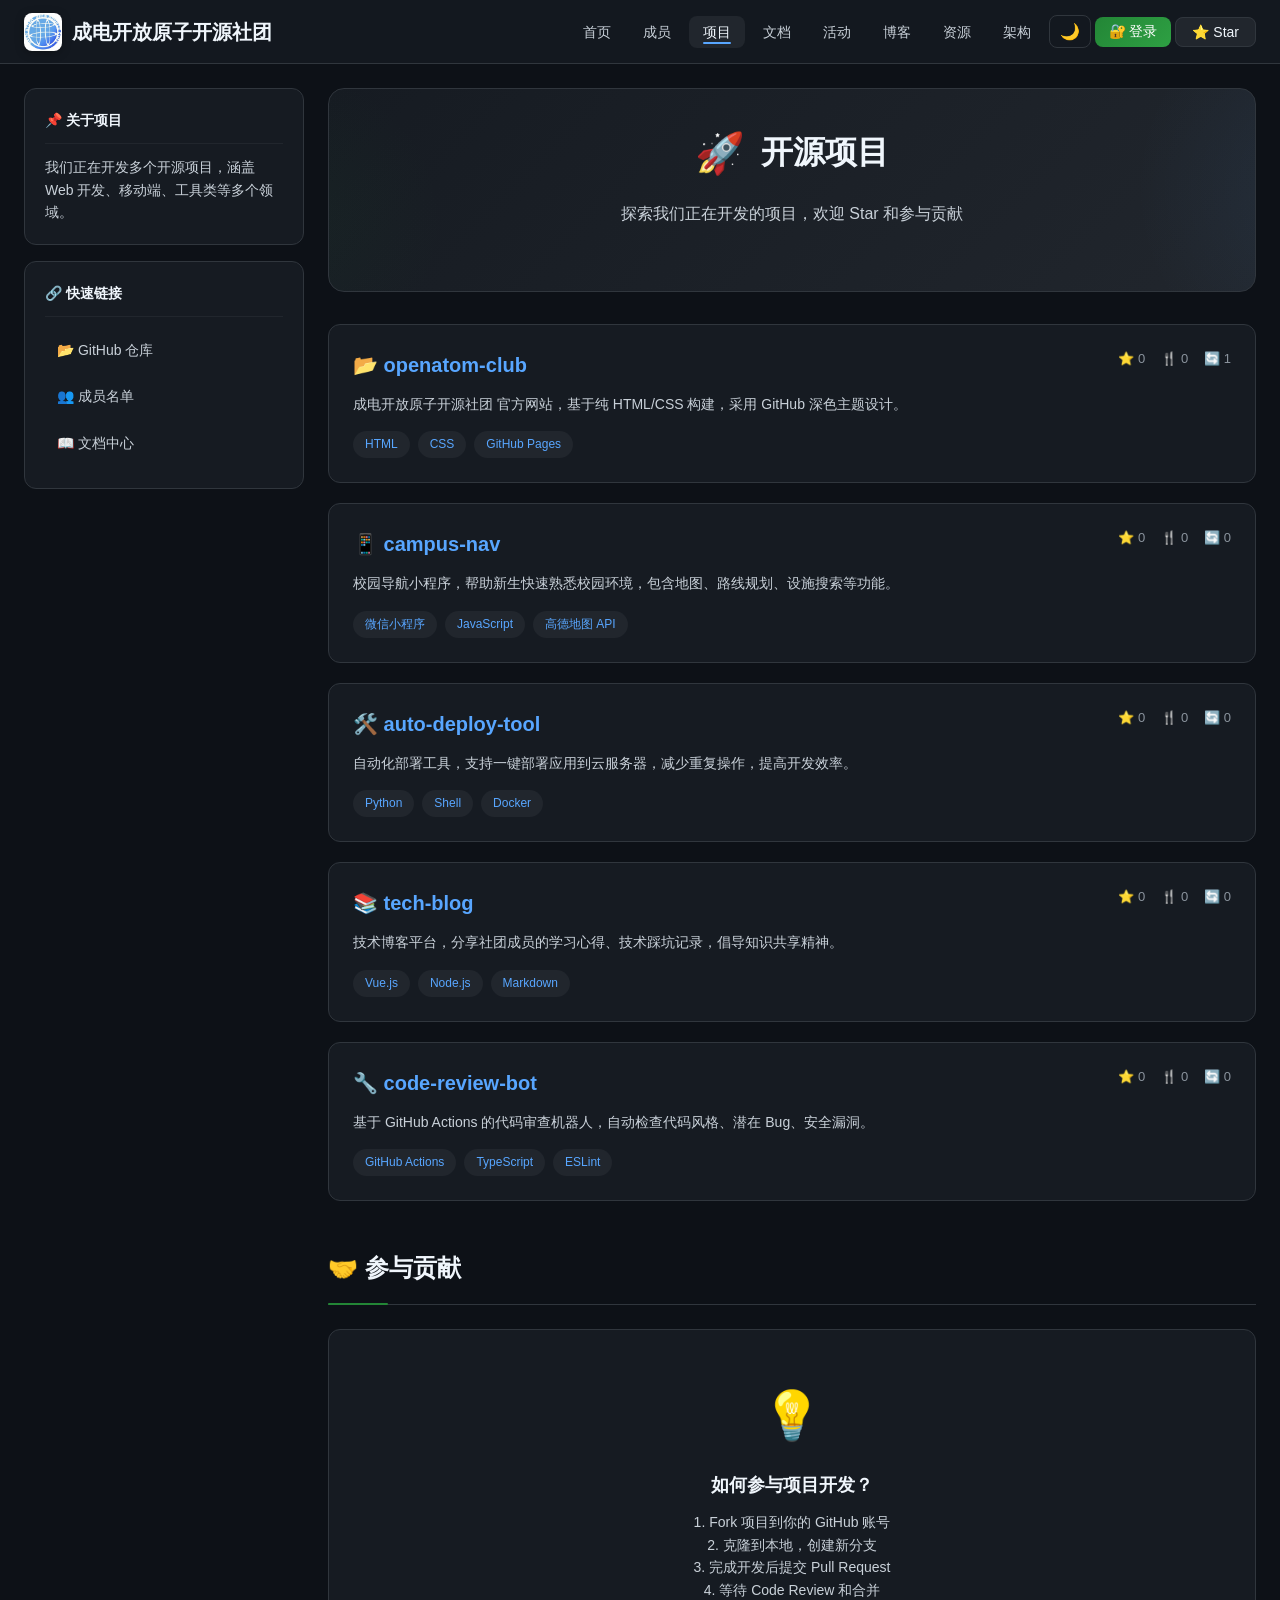
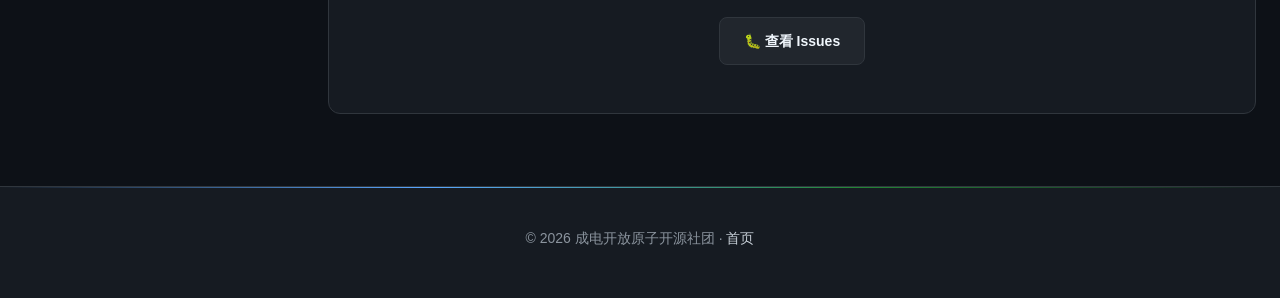
<file: projects.html>
﻿<!DOCTYPE html>
<html lang="zh-CN">
<head>
    <meta charset="UTF-8">
    <meta name="viewport" content="width=device-width, initial-scale=1.0">
    <title>项目 - 成电开放原子开源社团</title>
    <link rel="stylesheet" href="style.css">
</head>
<body>
    <!-- ========== 顶部导航栏 ========== -->
    <nav class="navbar">
        <div class="nav-container">
            <a href="index.html" class="nav-logo">
                <img src="assets/logo.jpg?v=2" alt="成电开放原子开源社团" class="nav-logo-img">
                <span class="logo-text">成电开放原子开源社团</span>
            </a>
            <ul class="nav-links">
                <li><a href="index.html" class="nav-link">首页</a></li>
                <li><a href="members.html" class="nav-link">成员</a></li>
                <li><a href="projects.html" class="nav-link active">项目</a></li>
                <li><a href="docs/index.html" class="nav-link">文档</a></li>
                <li><a href="events.html" class="nav-link">活动</a></li>
                <li><a href="blog.html" class="nav-link">博客</a></li>
                <li><a href="resources.html" class="nav-link">资源</a></li>
                <li><a href="architecture.html" class="nav-link">架构</a></li>
                <li><button class="theme-toggle" onclick="toggleTheme()" title="切换主题">🌙</button></li>
                <li><button class="login-trigger-btn" onclick="openLoginModal()" title="登录/注册">🔐 登录</button></li>
                <li><a href="https://github.com/Jwei673/openatom-club" target="_blank" class="nav-btn">⭐ Star</a></li>
                        </ul>

        </div>
    </nav>

    <!-- ========== 主体布局 ========== -->
    <div class="main-layout">
        <!-- 左侧边栏 -->
        <aside class="sidebar">
            <div class="sidebar-card">
                <h3>📌 关于项目</h3>
                <p>我们正在开发多个开源项目，涵盖 Web 开发、移动端、工具类等多个领域。</p>
            </div>
            <div class="sidebar-card">
                <h3>🔗 快速链接</h3>
                <ul class="quick-links">
                    <li><a href="https://github.com/Jwei673/openatom-club" target="_blank">📂 GitHub 仓库</a></li>
                    <li><a href="members.html">👥 成员名单</a></li>
                    <li><a href="docs/index.html">📖 文档中心</a></li>
                </ul>
            </div>
        </aside>

        <!-- 右侧主内容 -->
        <main class="content">
            <section class="hero" style="padding: 32px;">
                <h1 class="hero-title" style="font-size: 2rem;">
                    <span class="hero-icon" style="font-size: 2.5rem;">🚀</span>
                    开源项目
                </h1>
                <p class="hero-desc">探索我们正在开发的项目，欢迎 Star 和参与贡献</p>
            </section>

            <!-- 项目列表 -->
            <div class="projects-list">
                <!-- 项目 1 -->
                <div class="project-card">
                    <div class="project-header">
                        <div>
                            <a href="https://github.com/Jwei673/openatom-club" target="_blank" class="project-title">
                                📂 openatom-club
                            </a>
                        </div>
                        <div class="project-stats">
                            <span class="project-stat">⭐ 0</span>
                            <span class="project-stat">🍴 0</span>
                            <span class="project-stat">🔄 1</span>
                        </div>
                    </div>
                    <p class="project-desc">成电开放原子开源社团 官方网站，基于纯 HTML/CSS 构建，采用 GitHub 深色主题设计。</p>
                    <div class="project-tags">
                        <span class="project-tag">HTML</span>
                        <span class="project-tag">CSS</span>
                        <span class="project-tag">GitHub Pages</span>
                    </div>
                </div>

                <!-- 项目 2 -->
                <div class="project-card">
                    <div class="project-header">
                        <div>
                            <a href="#" class="project-title">
                                📱 campus-nav
                            </a>
                        </div>
                        <div class="project-stats">
                            <span class="project-stat">⭐ 0</span>
                            <span class="project-stat">🍴 0</span>
                            <span class="project-stat">🔄 0</span>
                        </div>
                    </div>
                    <p class="project-desc">校园导航小程序，帮助新生快速熟悉校园环境，包含地图、路线规划、设施搜索等功能。</p>
                    <div class="project-tags">
                        <span class="project-tag">微信小程序</span>
                        <span class="project-tag">JavaScript</span>
                        <span class="project-tag">高德地图 API</span>
                    </div>
                </div>

                <!-- 项目 3 -->
                <div class="project-card">
                    <div class="project-header">
                        <div>
                            <a href="#" class="project-title">
                                🛠️ auto-deploy-tool
                            </a>
                        </div>
                        <div class="project-stats">
                            <span class="project-stat">⭐ 0</span>
                            <span class="project-stat">🍴 0</span>
                            <span class="project-stat">🔄 0</span>
                        </div>
                    </div>
                    <p class="project-desc">自动化部署工具，支持一键部署应用到云服务器，减少重复操作，提高开发效率。</p>
                    <div class="project-tags">
                        <span class="project-tag">Python</span>
                        <span class="project-tag">Shell</span>
                        <span class="project-tag">Docker</span>
                    </div>
                </div>

                <!-- 项目 4 -->
                <div class="project-card">
                    <div class="project-header">
                        <div>
                            <a href="#" class="project-title">
                                📚 tech-blog
                            </a>
                        </div>
                        <div class="project-stats">
                            <span class="project-stat">⭐ 0</span>
                            <span class="project-stat">🍴 0</span>
                            <span class="project-stat">🔄 0</span>
                        </div>
                    </div>
                    <p class="project-desc">技术博客平台，分享社团成员的学习心得、技术踩坑记录，倡导知识共享精神。</p>
                    <div class="project-tags">
                        <span class="project-tag">Vue.js</span>
                        <span class="project-tag">Node.js</span>
                        <span class="project-tag">Markdown</span>
                    </div>
                </div>

                <!-- 项目 5 -->
                <div class="project-card">
                    <div class="project-header">
                        <div>
                            <a href="#" class="project-title">
                                🔧 code-review-bot
                            </a>
                        </div>
                        <div class="project-stats">
                            <span class="project-stat">⭐ 0</span>
                            <span class="project-stat">🍴 0</span>
                            <span class="project-stat">🔄 0</span>
                        </div>
                    </div>
                    <p class="project-desc">基于 GitHub Actions 的代码审查机器人，自动检查代码风格、潜在 Bug、安全漏洞。</p>
                    <div class="project-tags">
                        <span class="project-tag">GitHub Actions</span>
                        <span class="project-tag">TypeScript</span>
                        <span class="project-tag">ESLint</span>
                    </div>
                </div>
            </div>

            <!-- 贡献项目 -->
            <section style="margin-top: 48px;">
                <h2 class="section-title">🤝 参与贡献</h2>
                <div class="feature-card" style="text-align: center; padding: 48px;">
                    <div class="feature-icon" style="font-size: 3rem;">💡</div>
                    <h3>如何参与项目开发？</h3>
                    <p style="margin-bottom: 16px;">
                        1. Fork 项目到你的 GitHub 账号<br>
                        2. 克隆到本地，创建新分支<br>
                        3. 完成开发后提交 Pull Request<br>
                        4. 等待 Code Review 和合并
                    </p>
                    <a href="https://github.com/Jwei673/openatom-club/issues" target="_blank" class="btn btn-secondary">
                        🐛 查看 Issues
                    </a>
                </div>
            </section>
        </main>
    </div>

    <!-- 页脚 -->
    <footer class="footer">
        <div class="footer-content">
            <p>&copy; 2026 成电开放原子开源社团 · <a href="index.html">首页</a></p>
        </div>
    </footer>

    <!-- 共享脚本 -->
    <script src="shared.js"></script>

    <!-- 全站搜索弹窗 -->
    <div class="search-overlay" id="searchOverlay" onclick="if(event.target.id==='searchOverlay'){closeSearch()}">
        <div class="search-modal" onclick="event.stopPropagation()">
            <input class="search-modal-input" type="text" placeholder="搜索页面..." id="searchInput" autocomplete="off">
            <div class="search-results" id="searchResults">
                <div class="search-empty">输入关键词开始搜索...</div>
            </div>
            <div class="search-modal-footer">
                <span><kbd>↑</kbd><kbd>↓</kbd> 导航</span>
                <span><kbd>Enter</kbd> 跳转</span>
                <span><kbd>Esc</kbd> 关闭</span>
            </div>
        </div>
    </div>

    <!-- 回到顶部 -->
    <button class="back-to-top" id="backToTop" onclick="scrollToTop()">⬆</button>

    <!-- 搜索功能 -->
    <script>
    (function(){
        var searchData=[
            {title:"首页",desc:"成电开放原子开源社团 官方网站首页",icon:"🏠",url:"index.html"},
            {title:"成员",desc:"社团核心成员与活跃成员列表",icon:"👥",url:"members.html"},
            {title:"项目",desc:"社团正在开发的项目展示",icon:"🚀",url:"projects.html"},
            {title:"文档",desc:"社团介绍、Git 教程、常见问题",icon:"📄",url:"docs/index.html"},
            {title:"活动",desc:"即将举办的活动与往期回顾",icon:"📅",url:"events.html"},
            {title:"博客",desc:"技术文章、教程与经验分享",icon:"📝",url:"blog.html"},
            {title:"资源中心",desc:"开发工具、学习路线、书籍推荐",icon:"🎓",url:"resources.html"},
        ];
        var si=document.getElementById("searchInput");
        var sr=document.getElementById("searchResults");
        var sel=-1;
        if(si){
            si.addEventListener("input",function(){
                var kw=this.value.trim().toLowerCase();
                sel=-1;
                if(!kw){sr.innerHTML='<div class="search-empty">输入关键词开始搜索...</div>';return;}
                var filt=searchData.filter(function(i){return i.title.toLowerCase().includes(kw)||i.desc.toLowerCase().includes(kw);});
                if(!filt.length){sr.innerHTML='<div class="search-empty">没有找到相关结果</div>';return;}
                sr.innerHTML=filt.map(function(item){
                    return '<div class="search-result-item" onclick="location.href=\''+item.url+'\'">'+
                        '<span class="search-result-icon">'+item.icon+'</span>'+
                        '<div class="search-result-info"><h4>'+item.title+'</h4><p>'+item.desc+'</p></div></div>';
                }).join("");
            });
            si.addEventListener("keydown",function(e){
                var items=sr.querySelectorAll(".search-result-item");
                if(e.key==="ArrowDown"){sel=Math.min(sel+1,items.length-1);updateSel(items);e.preventDefault();}
                else if(e.key==="ArrowUp"){sel=Math.max(sel-1,-1);updateSel(items);e.preventDefault();}
                else if(e.key==="Enter"&&sel>=0){items[sel].click();}
                else if(e.key==="Escape"){closeSearch();}
            });
        }
        function updateSel(items){items.forEach(function(el,i){el.classList.toggle("selected",i===sel);});if(sel>=0)items[sel].scrollIntoView({block:"nearest"});}
        document.addEventListener("keydown",function(e){
            if((e.ctrlKey||e.metaKey)&&e.key==="k"){e.preventDefault();openSearch();}
        });
        window.openSearch=function(){document.getElementById("searchOverlay").classList.add("active");document.getElementById("searchInput").focus();};
        window.closeSearch=function(){
            var ov=document.getElementById("searchOverlay");
            if(ov)ov.classList.remove("active");
            var inp=document.getElementById("searchInput");
            if(inp)inp.value="";
            var res=document.getElementById("searchResults");
            if(res)res.innerHTML='<div class="search-empty">输入关键词开始搜索...</div>';
            sel=-1;
        };
    })();
    </script>

    <!-- ========== 登录弹窗 ========== -->
    <div class="login-overlay" id="loginOverlay" onclick="closeLoginModal()"></div>
    <div class="login-modal" id="loginModal">
        <!-- 弹窗头部 -->
        <div class="login-modal-header">
            <h2 class="login-modal-title">🔐 <span>登录账号</span></h2>
            <button class="login-close-btn" onclick="closeLoginModal()" title="关闭">×</button>
        </div>

        <!-- Tab 切换 -->
        <div class="login-tabs">
            <button class="login-tab active" data-tab="login" onclick="switchLoginTab('login')">登录</button>
            <button class="login-tab" data-tab="register" onclick="switchLoginTab('register')">注册</button>
        </div>

        <!-- 表单容器 -->
        <div class="login-form-container">
            <!-- 登录表单 -->
            <form class="login-form active" id="loginForm" onsubmit="handleLogin(event)">
                <div class="login-input-group">
                    <label class="login-label">用户名 / 邮箱</label>
                    <input type="text" class="login-input" placeholder="请输入用户名或邮箱" required>
                </div>
                <div class="login-input-group">
                    <label class="login-label">密码</label>
                    <input type="password" class="login-input" placeholder="请输入密码" required>
                </div>
                <div class="login-options">
                    <label class="login-remember">
                        <input type="checkbox"> 记住我
                    </label>
                    <a href="#" class="login-forgot" onclick="alert('这是一个演示页面，忘记密码功能暂未实现'); return false;">忘记密码？</a>
                </div>
                <button type="submit" class="login-submit">登录</button>

                <div class="login-divider">或使用以下方式登录</div>

                <div class="login-social-btns">
                    <button type="button" class="login-social-btn" onclick="alert('GitHub 登录功能开发中...')">
                        <span>🐙</span> GitHub
                    </button>
                    <button type="button" class="login-social-btn" onclick="alert('微信登录功能开发中...')">
                        <span>💬</span> 微信
                    </button>
                </div>
            </form>

            <!-- 注册表单 -->
            <form class="login-form" id="registerForm" onsubmit="handleRegister(event)">
                <div class="login-input-group">
                    <label class="login-label">用户名</label>
                    <input type="text" class="login-input" placeholder="请输入用户名" required>
                </div>
                <div class="login-input-group">
                    <label class="login-label">邮箱</label>
                    <input type="email" class="login-input" placeholder="请输入邮箱地址" required>
                </div>
                <div class="login-input-group">
                    <label class="login-label">密码</label>
                    <input type="password" class="login-input" placeholder="请设置密码（至少6位）" minlength="6" required>
                </div>
                <div class="login-input-group">
                    <label class="login-label">确认密码</label>
                    <input type="password" class="login-input" placeholder="请再次输入密码" required>
                </div>
                <button type="submit" class="login-submit">注册</button>

                <div class="login-divider">或使用以下方式注册</div>

                <div class="login-social-btns">
                    <button type="button" class="login-social-btn" onclick="alert('GitHub 注册功能开发中...')">
                        <span>🐙</span> GitHub
                    </button>
                    <button type="button" class="login-social-btn" onclick="alert('微信注册功能开发中...')">
                        <span>💬</span> 微信
                    </button>
                </div>
            </form>
        </div>

        <!-- 弹窗底部 -->
        <div class="login-footer">
            登录即表示同意 <a href="#" onclick="alert('服务条款页面开发中...'); return false;">服务条款</a> 和 <a href="#" onclick="alert('隐私政策页面开发中...'); return false;">隐私政策</a>
        </div>
    </div>

</body>
</html>
</file>
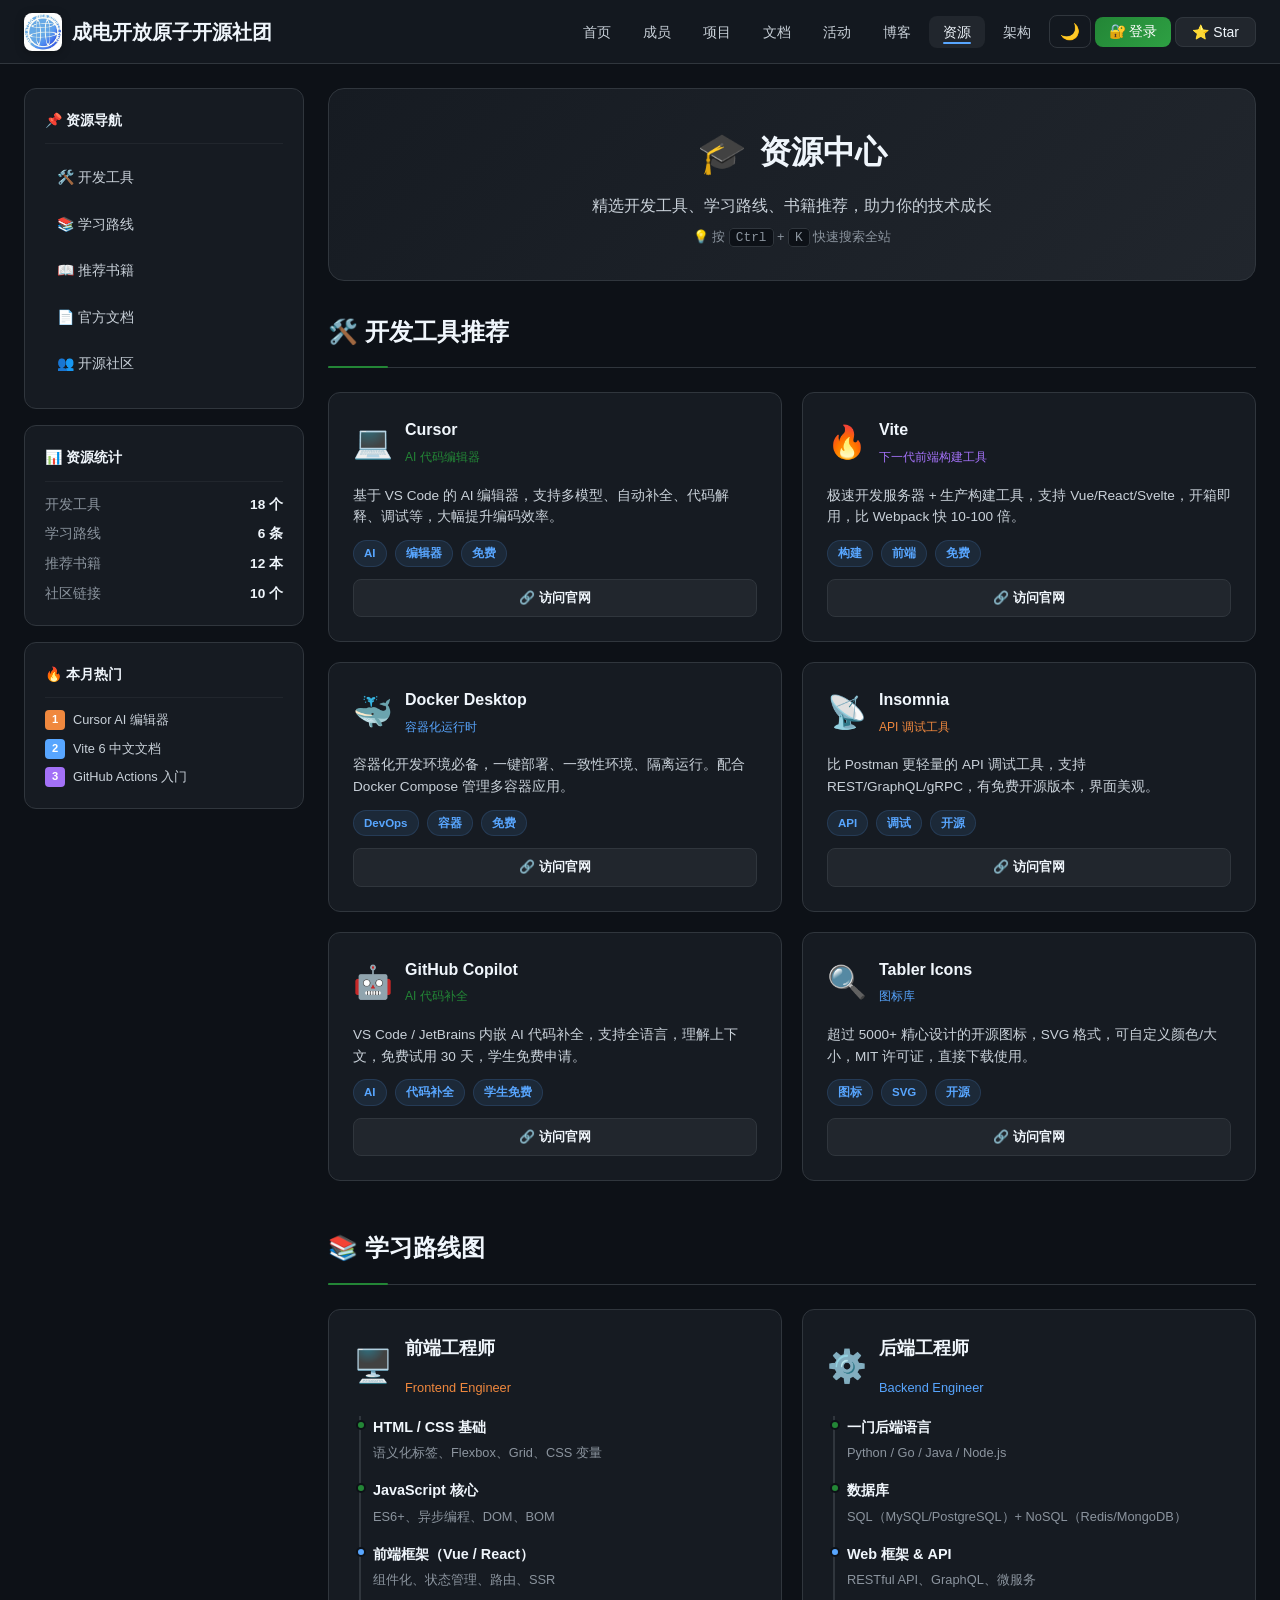
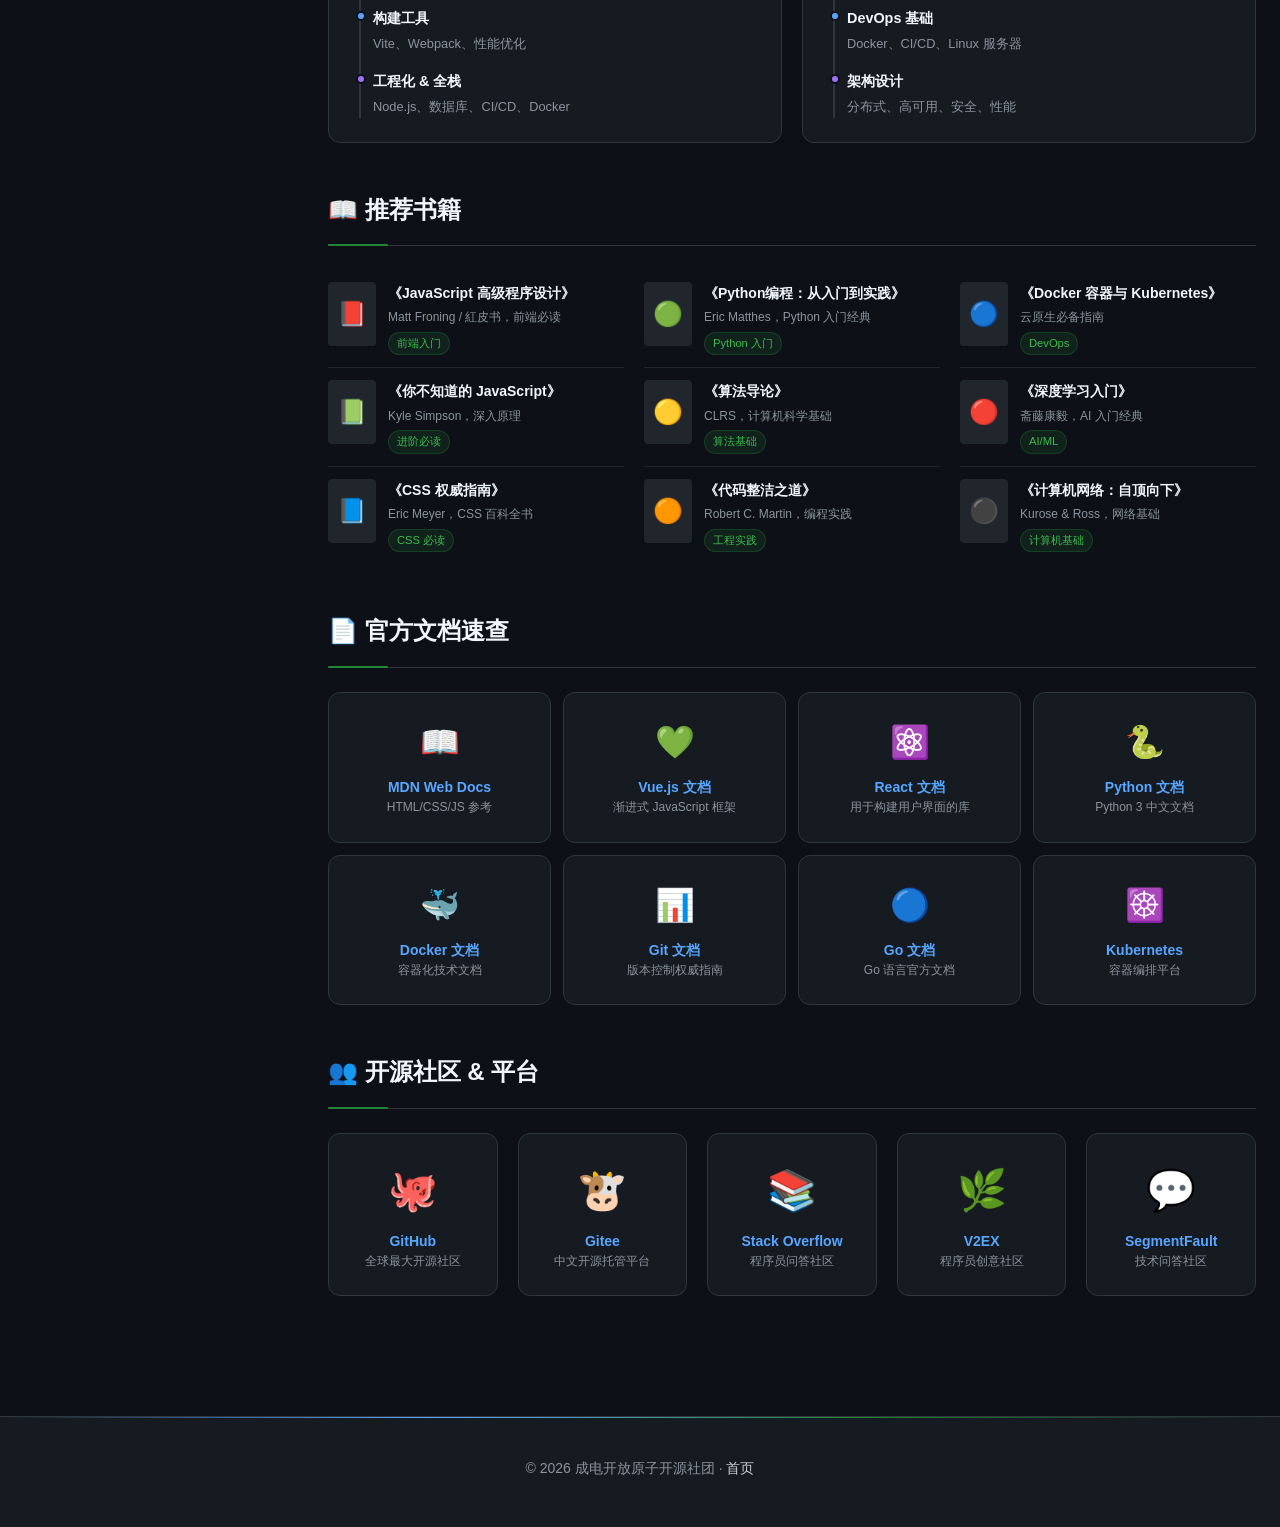
<file: resources.html>
﻿<!DOCTYPE html>
<html lang="zh-CN">
<head>
    <meta charset="UTF-8">
    <meta name="viewport" content="width=device-width, initial-scale=1.0">
    <title>资源中心 - 成电开放原子开源社团</title>
    <link rel="stylesheet" href="style.css">
</head>
<body>
    <!-- 顶部导航栏 -->
    <nav class="navbar">
        <div class="nav-container">
            <a href="index.html" class="nav-logo">
                <img src="assets/logo.jpg?v=2" alt="成电开放原子开源社团" class="nav-logo-img">
                <span class="logo-text">成电开放原子开源社团</span>
            </a>
            <ul class="nav-links">
                <li><a href="index.html" class="nav-link">首页</a></li>
                <li><a href="members.html" class="nav-link">成员</a></li>
                <li><a href="projects.html" class="nav-link">项目</a></li>
                <li><a href="docs/index.html" class="nav-link">文档</a></li>
                <li><a href="events.html" class="nav-link">活动</a></li>
                <li><a href="blog.html" class="nav-link">博客</a></li>
                <li><a href="resources.html" class="nav-link active">资源</a></li>
                <li><a href="architecture.html" class="nav-link">架构</a></li>
                <li><button class="theme-toggle" onclick="toggleTheme()" title="切换主题">🌙</button></li>
                <li><button class="login-trigger-btn" onclick="openLoginModal()" title="登录/注册">🔐 登录</button></li>
                <li><a href="https://github.com/Jwei673/openatom-club" target="_blank" class="nav-btn">⭐ Star</a></li>
                        </ul>

        </div>
    </nav>

    <!-- 主体布局 -->
    <div class="main-layout">
        <!-- 左侧边栏 -->
        <aside class="sidebar">
            <div class="sidebar-card">
                <h3>📌 资源导航</h3>
                <ul class="quick-links">
                    <li><a href="#devtools">🛠️ 开发工具</a></li>
                    <li><a href="#learning">📚 学习路线</a></li>
                    <li><a href="#books">📖 推荐书籍</a></li>
                    <li><a href="#docs">📄 官方文档</a></li>
                    <li><a href="#communities">👥 开源社区</a></li>
                </ul>
            </div>
            <div class="sidebar-card">
                <h3>📊 资源统计</h3>
                <div style="display: flex; flex-direction: column; gap: 8px;">
                    <div style="display: flex; justify-content: space-between;">
                        <span style="color: var(--text-muted); font-size: 0.85rem;">开发工具</span>
                        <span style="font-weight: 600; font-size: 0.85rem;">18 个</span>
                    </div>
                    <div style="display: flex; justify-content: space-between;">
                        <span style="color: var(--text-muted); font-size: 0.85rem;">学习路线</span>
                        <span style="font-weight: 600; font-size: 0.85rem;">6 条</span>
                    </div>
                    <div style="display: flex; justify-content: space-between;">
                        <span style="color: var(--text-muted); font-size: 0.85rem;">推荐书籍</span>
                        <span style="font-weight: 600; font-size: 0.85rem;">12 本</span>
                    </div>
                    <div style="display: flex; justify-content: space-between;">
                        <span style="color: var(--text-muted); font-size: 0.85rem;">社区链接</span>
                        <span style="font-weight: 600; font-size: 0.85rem;">10 个</span>
                    </div>
                </div>
            </div>
            <div class="sidebar-card">
                <h3>🔥 本月热门</h3>
                <div style="display: flex; flex-direction: column; gap: 8px;">
                    <div style="display: flex; align-items: center; gap: 8px;">
                        <span style="background: var(--accent-orange); color: white; width: 20px; height: 20px; border-radius: 4px; display: flex; align-items: center; justify-content: center; font-size: 0.7rem; font-weight: 700; flex-shrink: 0;">1</span>
                        <span style="font-size: 0.8rem; color: var(--text-secondary);">Cursor AI 编辑器</span>
                    </div>
                    <div style="display: flex; align-items: center; gap: 8px;">
                        <span style="background: var(--accent-blue); color: white; width: 20px; height: 20px; border-radius: 4px; display: flex; align-items: center; justify-content: center; font-size: 0.7rem; font-weight: 700; flex-shrink: 0;">2</span>
                        <span style="font-size: 0.8rem; color: var(--text-secondary);">Vite 6 中文文档</span>
                    </div>
                    <div style="display: flex; align-items: center; gap: 8px;">
                        <span style="background: var(--accent-purple); color: white; width: 20px; height: 20px; border-radius: 4px; display: flex; align-items: center; justify-content: center; font-size: 0.7rem; font-weight: 700; flex-shrink: 0;">3</span>
                        <span style="font-size: 0.8rem; color: var(--text-secondary);">GitHub Actions 入门</span>
                    </div>
                </div>
            </div>
        </aside>

        <!-- 右侧主内容 -->
        <main class="content">
            <!-- Hero -->
            <div style="padding: 32px; background: linear-gradient(135deg, var(--bg-secondary) 0%, var(--bg-tertiary) 100%); border: 1px solid var(--border-primary); border-radius: 16px; margin-bottom: 32px; text-align: center;">
                <h1 style="font-size: 2rem; font-weight: 700; margin-bottom: 8px; display: flex; align-items: center; justify-content: center; gap: 12px;">
                    <span style="font-size: 2.5rem;">🎓</span> 资源中心
                </h1>
                <p style="color: var(--text-secondary); font-size: 1rem;">精选开发工具、学习路线、书籍推荐，助力你的技术成长</p>
                <p style="color: var(--text-muted); font-size: 0.8rem; margin-top: 8px;">💡 按 <kbd style="background: var(--bg-primary); border: 1px solid var(--border-primary); border-radius: 4px; padding: 1px 6px; font-family: monospace;">Ctrl</kbd> + <kbd style="background: var(--bg-primary); border: 1px solid var(--border-primary); border-radius: 4px; padding: 1px 6px; font-family: monospace;">K</kbd> 快速搜索全站</p>
            </div>

            <!-- 开发工具 -->
            <section id="devtools" style="margin-bottom: 48px;">
                <h2 class="section-title">🛠️ 开发工具推荐</h2>
                <div class="resource-grid">
                    <!-- 工具1 -->
                    <div class="resource-card">
                        <div class="resource-card-header">
                            <span class="resource-icon">💻</span>
                            <div>
                                <h3>Cursor</h3>
                                <span style="font-size: 0.75rem; color: var(--accent-green);">AI 代码编辑器</span>
                            </div>
                        </div>
                        <p style="font-size: 0.85rem; color: var(--text-secondary); margin-bottom: 12px;">基于 VS Code 的 AI 编辑器，支持多模型、自动补全、代码解释、调试等，大幅提升编码效率。</p>
                        <div style="display: flex; gap: 8px; flex-wrap: wrap;">
                            <span class="tag">AI</span>
                            <span class="tag">编辑器</span>
                            <span class="tag">免费</span>
                        </div>
                        <a href="https://cursor.com" target="_blank" class="btn btn-secondary" style="margin-top: 12px; display: block; text-align: center; text-decoration: none; font-size: 0.8rem; padding: 8px 16px;">🔗 访问官网</a>
                    </div>
                    <!-- 工具2 -->
                    <div class="resource-card">
                        <div class="resource-card-header">
                            <span class="resource-icon">🔥</span>
                            <div>
                                <h3>Vite</h3>
                                <span style="font-size: 0.75rem; color: var(--accent-purple);">下一代前端构建工具</span>
                            </div>
                        </div>
                        <p style="font-size: 0.85rem; color: var(--text-secondary); margin-bottom: 12px;">极速开发服务器 + 生产构建工具，支持 Vue/React/Svelte，开箱即用，比 Webpack 快 10-100 倍。</p>
                        <div style="display: flex; gap: 8px; flex-wrap: wrap;">
                            <span class="tag">构建</span>
                            <span class="tag">前端</span>
                            <span class="tag">免费</span>
                        </div>
                        <a href="https://cn.vitejs.dev" target="_blank" class="btn btn-secondary" style="margin-top: 12px; display: block; text-align: center; text-decoration: none; font-size: 0.8rem; padding: 8px 16px;">🔗 访问官网</a>
                    </div>
                    <!-- 工具3 -->
                    <div class="resource-card">
                        <div class="resource-card-header">
                            <span class="resource-icon">🐳</span>
                            <div>
                                <h3>Docker Desktop</h3>
                                <span style="font-size: 0.75rem; color: var(--accent-blue);">容器化运行时</span>
                            </div>
                        </div>
                        <p style="font-size: 0.85rem; color: var(--text-secondary); margin-bottom: 12px;">容器化开发环境必备，一键部署、一致性环境、隔离运行。配合 Docker Compose 管理多容器应用。</p>
                        <div style="display: flex; gap: 8px; flex-wrap: wrap;">
                            <span class="tag">DevOps</span>
                            <span class="tag">容器</span>
                            <span class="tag">免费</span>
                        </div>
                        <a href="https://docker.com" target="_blank" class="btn btn-secondary" style="margin-top: 12px; display: block; text-align: center; text-decoration: none; font-size: 0.8rem; padding: 8px 16px;">🔗 访问官网</a>
                    </div>
                    <!-- 工具4 -->
                    <div class="resource-card">
                        <div class="resource-card-header">
                            <span class="resource-icon">📡</span>
                            <div>
                                <h3>Insomnia</h3>
                                <span style="font-size: 0.75rem; color: var(--accent-orange);">API 调试工具</span>
                            </div>
                        </div>
                        <p style="font-size: 0.85rem; color: var(--text-secondary); margin-bottom: 12px;">比 Postman 更轻量的 API 调试工具，支持 REST/GraphQL/gRPC，有免费开源版本，界面美观。</p>
                        <div style="display: flex; gap: 8px; flex-wrap: wrap;">
                            <span class="tag">API</span>
                            <span class="tag">调试</span>
                            <span class="tag">开源</span>
                        </div>
                        <a href="https://insomnia.rest" target="_blank" class="btn btn-secondary" style="margin-top: 12px; display: block; text-align: center; text-decoration: none; font-size: 0.8rem; padding: 8px 16px;">🔗 访问官网</a>
                    </div>
                    <!-- 工具5 -->
                    <div class="resource-card">
                        <div class="resource-card-header">
                            <span class="resource-icon">🤖</span>
                            <div>
                                <h3>GitHub Copilot</h3>
                                <span style="font-size: 0.75rem; color: var(--accent-green);">AI 代码补全</span>
                            </div>
                        </div>
                        <p style="font-size: 0.85rem; color: var(--text-secondary); margin-bottom: 12px;">VS Code / JetBrains 内嵌 AI 代码补全，支持全语言，理解上下文，免费试用 30 天，学生免费申请。</p>
                        <div style="display: flex; gap: 8px; flex-wrap: wrap;">
                            <span class="tag">AI</span>
                            <span class="tag">代码补全</span>
                            <span class="tag">学生免费</span>
                        </div>
                        <a href="https://github.com/features/copilot" target="_blank" class="btn btn-secondary" style="margin-top: 12px; display: block; text-align: center; text-decoration: none; font-size: 0.8rem; padding: 8px 16px;">🔗 访问官网</a>
                    </div>
                    <!-- 工具6 -->
                    <div class="resource-card">
                        <div class="resource-card-header">
                            <span class="resource-icon">🔍</span>
                            <div>
                                <h3>Tabler Icons</h3>
                                <span style="font-size: 0.75rem; color: var(--accent-blue);">图标库</span>
                            </div>
                        </div>
                        <p style="font-size: 0.85rem; color: var(--text-secondary); margin-bottom: 12px;">超过 5000+ 精心设计的开源图标，SVG 格式，可自定义颜色/大小，MIT 许可证，直接下载使用。</p>
                        <div style="display: flex; gap: 8px; flex-wrap: wrap;">
                            <span class="tag">图标</span>
                            <span class="tag">SVG</span>
                            <span class="tag">开源</span>
                        </div>
                        <a href="https://tabler-icons.io" target="_blank" class="btn btn-secondary" style="margin-top: 12px; display: block; text-align: center; text-decoration: none; font-size: 0.8rem; padding: 8px 16px;">🔗 访问官网</a>
                    </div>
                </div>
            </section>

            <!-- 学习路线 -->
            <section id="learning" style="margin-bottom: 48px;">
                <h2 class="section-title">📚 学习路线图</h2>
                <div style="display: grid; grid-template-columns: 1fr 1fr; gap: 20px;">
                    <!-- 前端路线 -->
                    <div class="feature-card">
                        <div style="display: flex; align-items: center; gap: 12px; margin-bottom: 16px;">
                            <span style="font-size: 2rem;">🖥️</span>
                            <div>
                                <h3>前端工程师</h3>
                                <span style="font-size: 0.8rem; color: var(--accent-orange);">Frontend Engineer</span>
                            </div>
                        </div>
                        <div style="position: relative; padding-left: 20px;">
                            <div style="position: absolute; left: 6px; top: 0; bottom: 0; width: 2px; background: var(--border-primary);"></div>
                            <div style="margin-bottom: 16px; position: relative;">
                                <div style="position: absolute; left: -17px; top: 4px; width: 10px; height: 10px; border-radius: 50%; background: var(--accent-green); border: 2px solid var(--bg-primary);"></div>
                                <h4 style="font-size: 0.9rem; margin-bottom: 4px;">HTML / CSS 基础</h4>
                                <p style="font-size: 0.8rem; color: var(--text-muted);">语义化标签、Flexbox、Grid、CSS 变量</p>
                            </div>
                            <div style="margin-bottom: 16px; position: relative;">
                                <div style="position: absolute; left: -17px; top: 4px; width: 10px; height: 10px; border-radius: 50%; background: var(--accent-green); border: 2px solid var(--bg-primary);"></div>
                                <h4 style="font-size: 0.9rem; margin-bottom: 4px;">JavaScript 核心</h4>
                                <p style="font-size: 0.8rem; color: var(--text-muted);">ES6+、异步编程、DOM、BOM</p>
                            </div>
                            <div style="margin-bottom: 16px; position: relative;">
                                <div style="position: absolute; left: -17px; top: 4px; width: 10px; height: 10px; border-radius: 50%; background: var(--accent-blue); border: 2px solid var(--bg-primary);"></div>
                                <h4 style="font-size: 0.9rem; margin-bottom: 4px;">前端框架（Vue / React）</h4>
                                <p style="font-size: 0.8rem; color: var(--text-muted);">组件化、状态管理、路由、SSR</p>
                            </div>
                            <div style="margin-bottom: 16px; position: relative;">
                                <div style="position: absolute; left: -17px; top: 4px; width: 10px; height: 10px; border-radius: 50%; background: var(--accent-blue); border: 2px solid var(--bg-primary);"></div>
                                <h4 style="font-size: 0.9rem; margin-bottom: 4px;">构建工具</h4>
                                <p style="font-size: 0.8rem; color: var(--text-muted);">Vite、Webpack、性能优化</p>
                            </div>
                            <div style="position: relative;">
                                <div style="position: absolute; left: -17px; top: 4px; width: 10px; height: 10px; border-radius: 50%; background: var(--accent-purple); border: 2px solid var(--bg-primary);"></div>
                                <h4 style="font-size: 0.9rem; margin-bottom: 4px;">工程化 & 全栈</h4>
                                <p style="font-size: 0.8rem; color: var(--text-muted);">Node.js、数据库、CI/CD、Docker</p>
                            </div>
                        </div>
                    </div>
                    <!-- 后端路线 -->
                    <div class="feature-card">
                        <div style="display: flex; align-items: center; gap: 12px; margin-bottom: 16px;">
                            <span style="font-size: 2rem;">⚙️</span>
                            <div>
                                <h3>后端工程师</h3>
                                <span style="font-size: 0.8rem; color: var(--accent-blue);">Backend Engineer</span>
                            </div>
                        </div>
                        <div style="position: relative; padding-left: 20px;">
                            <div style="position: absolute; left: 6px; top: 0; bottom: 0; width: 2px; background: var(--border-primary);"></div>
                            <div style="margin-bottom: 16px; position: relative;">
                                <div style="position: absolute; left: -17px; top: 4px; width: 10px; height: 10px; border-radius: 50%; background: var(--accent-green); border: 2px solid var(--bg-primary);"></div>
                                <h4 style="font-size: 0.9rem; margin-bottom: 4px;">一门后端语言</h4>
                                <p style="font-size: 0.8rem; color: var(--text-muted);">Python / Go / Java / Node.js</p>
                            </div>
                            <div style="margin-bottom: 16px; position: relative;">
                                <div style="position: absolute; left: -17px; top: 4px; width: 10px; height: 10px; border-radius: 50%; background: var(--accent-green); border: 2px solid var(--bg-primary);"></div>
                                <h4 style="font-size: 0.9rem; margin-bottom: 4px;">数据库</h4>
                                <p style="font-size: 0.8rem; color: var(--text-muted);">SQL（MySQL/PostgreSQL）+ NoSQL（Redis/MongoDB）</p>
                            </div>
                            <div style="margin-bottom: 16px; position: relative;">
                                <div style="position: absolute; left: -17px; top: 4px; width: 10px; height: 10px; border-radius: 50%; background: var(--accent-blue); border: 2px solid var(--bg-primary);"></div>
                                <h4 style="font-size: 0.9rem; margin-bottom: 4px;">Web 框架 & API</h4>
                                <p style="font-size: 0.8rem; color: var(--text-muted);">RESTful API、GraphQL、微服务</p>
                            </div>
                            <div style="margin-bottom: 16px; position: relative;">
                                <div style="position: absolute; left: -17px; top: 4px; width: 10px; height: 10px; border-radius: 50%; background: var(--accent-blue); border: 2px solid var(--bg-primary);"></div>
                                <h4 style="font-size: 0.9rem; margin-bottom: 4px;">DevOps 基础</h4>
                                <p style="font-size: 0.8rem; color: var(--text-muted);">Docker、CI/CD、Linux 服务器</p>
                            </div>
                            <div style="position: relative;">
                                <div style="position: absolute; left: -17px; top: 4px; width: 10px; height: 10px; border-radius: 50%; background: var(--accent-purple); border: 2px solid var(--bg-primary);"></div>
                                <h4 style="font-size: 0.9rem; margin-bottom: 4px;">架构设计</h4>
                                <p style="font-size: 0.8rem; color: var(--text-muted);">分布式、高可用、安全、性能</p>
                            </div>
                        </div>
                    </div>
                </div>
            </section>

            <!-- 推荐书籍 -->
            <section id="books" style="margin-bottom: 48px;">
                <h2 class="section-title">📖 推荐书籍</h2>
                <div class="feature-grid" style="grid-template-columns: 1fr 1fr 1fr;">
                    <div>
                        <div class="book-item">
                            <div class="book-cover">📕</div>
                            <div class="book-info">
                                <h4>《JavaScript 高级程序设计》</h4>
                                <p>Matt Froning / 紅皮书，前端必读</p>
                                <span class="book-badge">前端入门</span>
                            </div>
                        </div>
                        <div class="book-item">
                            <div class="book-cover">📗</div>
                            <div class="book-info">
                                <h4>《你不知道的 JavaScript》</h4>
                                <p>Kyle Simpson，深入原理</p>
                                <span class="book-badge">进阶必读</span>
                            </div>
                        </div>
                        <div class="book-item">
                            <div class="book-cover">📘</div>
                            <div class="book-info">
                                <h4>《CSS 权威指南》</h4>
                                <p>Eric Meyer，CSS 百科全书</p>
                                <span class="book-badge">CSS 必读</span>
                            </div>
                        </div>
                    </div>
                    <div>
                        <div class="book-item">
                            <div class="book-cover">🟢</div>
                            <div class="book-info">
                                <h4>《Python编程：从入门到实践》</h4>
                                <p>Eric Matthes，Python 入门经典</p>
                                <span class="book-badge">Python 入门</span>
                            </div>
                        </div>
                        <div class="book-item">
                            <div class="book-cover">🟡</div>
                            <div class="book-info">
                                <h4>《算法导论》</h4>
                                <p>CLRS，计算机科学基础</p>
                                <span class="book-badge">算法基础</span>
                            </div>
                        </div>
                        <div class="book-item">
                            <div class="book-cover">🟠</div>
                            <div class="book-info">
                                <h4>《代码整洁之道》</h4>
                                <p>Robert C. Martin，编程实践</p>
                                <span class="book-badge">工程实践</span>
                            </div>
                        </div>
                    </div>
                    <div>
                        <div class="book-item">
                            <div class="book-cover">🔵</div>
                            <div class="book-info">
                                <h4>《Docker 容器与 Kubernetes》</h4>
                                <p>云原生必备指南</p>
                                <span class="book-badge">DevOps</span>
                            </div>
                        </div>
                        <div class="book-item">
                            <div class="book-cover">🔴</div>
                            <div class="book-info">
                                <h4>《深度学习入门》</h4>
                                <p>斋藤康毅，AI 入门经典</p>
                                <span class="book-badge">AI/ML</span>
                            </div>
                        </div>
                        <div class="book-item">
                            <div class="book-cover">⚫</div>
                            <div class="book-info">
                                <h4>《计算机网络：自顶向下》</h4>
                                <p>Kurose & Ross，网络基础</p>
                                <span class="book-badge">计算机基础</span>
                            </div>
                        </div>
                    </div>
                </div>
            </section>

            <!-- 官方文档 -->
            <section id="docs" style="margin-bottom: 48px;">
                <h2 class="section-title">📄 官方文档速查</h2>
                <div style="display: grid; grid-template-columns: repeat(4, 1fr); gap: 12px;">
                    <a href="https://developer.mozilla.org/zh-CN/" target="_blank" class="feature-card" style="text-decoration: none; text-align: center;">
                        <div style="font-size: 2rem; margin-bottom: 8px;">📖</div>
                        <h4 style="font-size: 0.875rem;">MDN Web Docs</h4>
                        <p style="font-size: 0.75rem; color: var(--text-muted);">HTML/CSS/JS 参考</p>
                    </a>
                    <a href="https://cn.vuejs.org" target="_blank" class="feature-card" style="text-decoration: none; text-align: center;">
                        <div style="font-size: 2rem; margin-bottom: 8px;">💚</div>
                        <h4 style="font-size: 0.875rem;">Vue.js 文档</h4>
                        <p style="font-size: 0.75rem; color: var(--text-muted);">渐进式 JavaScript 框架</p>
                    </a>
                    <a href="https://react.dev" target="_blank" class="feature-card" style="text-decoration: none; text-align: center;">
                        <div style="font-size: 2rem; margin-bottom: 8px;">⚛️</div>
                        <h4 style="font-size: 0.875rem;">React 文档</h4>
                        <p style="font-size: 0.75rem; color: var(--text-muted);">用于构建用户界面的库</p>
                    </a>
                    <a href="https://docs.python.org/zh-cn/3/" target="_blank" class="feature-card" style="text-decoration: none; text-align: center;">
                        <div style="font-size: 2rem; margin-bottom: 8px;">🐍</div>
                        <h4 style="font-size: 0.875rem;">Python 文档</h4>
                        <p style="font-size: 0.75rem; color: var(--text-muted);">Python 3 中文文档</p>
                    </a>
                    <a href="https://docs.docker.com" target="_blank" class="feature-card" style="text-decoration: none; text-align: center;">
                        <div style="font-size: 2rem; margin-bottom: 8px;">🐳</div>
                        <h4 style="font-size: 0.875rem;">Docker 文档</h4>
                        <p style="font-size: 0.75rem; color: var(--text-muted);">容器化技术文档</p>
                    </a>
                    <a href="https://git-scm.com/doc" target="_blank" class="feature-card" style="text-decoration: none; text-align: center;">
                        <div style="font-size: 2rem; margin-bottom: 8px;">📊</div>
                        <h4 style="font-size: 0.875rem;">Git 文档</h4>
                        <p style="font-size: 0.75rem; color: var(--text-muted);">版本控制权威指南</p>
                    </a>
                    <a href="https://go.dev/doc/" target="_blank" class="feature-card" style="text-decoration: none; text-align: center;">
                        <div style="font-size: 2rem; margin-bottom: 8px;">🔵</div>
                        <h4 style="font-size: 0.875rem;">Go 文档</h4>
                        <p style="font-size: 0.75rem; color: var(--text-muted);">Go 语言官方文档</p>
                    </a>
                    <a href="https://kubernetes.io/zh/docs/" target="_blank" class="feature-card" style="text-decoration: none; text-align: center;">
                        <div style="font-size: 2rem; margin-bottom: 8px;">☸️</div>
                        <h4 style="font-size: 0.875rem;">Kubernetes</h4>
                        <p style="font-size: 0.75rem; color: var(--text-muted);">容器编排平台</p>
                    </a>
                </div>
            </section>

            <!-- 开源社区 -->
            <section id="communities" style="margin-bottom: 48px;">
                <h2 class="section-title">👥 开源社区 & 平台</h2>
                <div class="feature-grid" style="grid-template-columns: repeat(5, 1fr);">
                    <a href="https://github.com" target="_blank" class="feature-card" style="text-decoration: none; text-align: center;">
                        <div style="font-size: 2.5rem; margin-bottom: 8px;">🐙</div>
                        <h4 style="font-size: 0.875rem;">GitHub</h4>
                        <p style="font-size: 0.75rem; color: var(--text-muted);">全球最大开源社区</p>
                    </a>
                    <a href="https://gitee.com" target="_blank" class="feature-card" style="text-decoration: none; text-align: center;">
                        <div style="font-size: 2.5rem; margin-bottom: 8px;">🐮</div>
                        <h4 style="font-size: 0.875rem;">Gitee</h4>
                        <p style="font-size: 0.75rem; color: var(--text-muted);">中文开源托管平台</p>
                    </a>
                    <a href="https://stackoverflow.com" target="_blank" class="feature-card" style="text-decoration: none; text-align: center;">
                        <div style="font-size: 2.5rem; margin-bottom: 8px;">📚</div>
                        <h4 style="font-size: 0.875rem;">Stack Overflow</h4>
                        <p style="font-size: 0.75rem; color: var(--text-muted);">程序员问答社区</p>
                    </a>
                    <a href="https://www.v2ex.com" target="_blank" class="feature-card" style="text-decoration: none; text-align: center;">
                        <div style="font-size: 2.5rem; margin-bottom: 8px;">🌿</div>
                        <h4 style="font-size: 0.875rem;">V2EX</h4>
                        <p style="font-size: 0.75rem; color: var(--text-muted);">程序员创意社区</p>
                    </a>
                    <a href="https://segmentfault.com" target="_blank" class="feature-card" style="text-decoration: none; text-align: center;">
                        <div style="font-size: 2.5rem; margin-bottom: 8px;">💬</div>
                        <h4 style="font-size: 0.875rem;">SegmentFault</h4>
                        <p style="font-size: 0.75rem; color: var(--text-muted);">技术问答社区</p>
                    </a>
                </div>
            </section>
        </main>
    </div>

    <!-- 全站搜索弹窗 -->
    <div class="search-overlay" id="searchOverlay" onclick="closeSearch(event)">
        <div class="search-modal" onclick="event.stopPropagation()">
            <input class="search-modal-input" type="text" placeholder="搜索页面、内容..." id="searchInput" autocomplete="off">
            <div class="search-results" id="searchResults">
                <div class="search-empty">输入关键词开始搜索...</div>
            </div>
            <div class="search-modal-footer">
                <span><kbd>↑</kbd><kbd>↓</kbd> 导航</span>
                <span><kbd>Enter</kbd> 跳转</span>
                <span><kbd>Esc</kbd> 关闭</span>
            </div>
        </div>
    </div>

    <!-- 回到顶部按钮 -->
    <button class="back-to-top" id="backToTop" onclick="scrollToTop()">⬆</button>

    <!-- 页脚 -->
    <footer class="footer">
        <div class="footer-content">
            <p>&copy; 2026 成电开放原子开源社团 · <a href="index.html">首页</a></p>
        </div>
    </footer>

    <!-- 共享脚本 -->
    <script src="shared.js"></script>
    <script>
        // ========== 搜索数据 ==========
        const searchData = [
            { title: '首页', desc: '成电开放原子开源社团 官方网站首页', icon: '🏠', url: 'index.html' },
            { title: '成员', desc: '社团核心成员与活跃成员列表', icon: '👥', url: 'members.html' },
            { title: '项目', desc: '社团正在开发的项目展示', icon: '🚀', url: 'projects.html' },
            { title: '文档', desc: '社团介绍、Git 教程、常见问题', icon: '📄', url: 'docs/index.html' },
            { title: '活动', desc: '即将举办的活动与往期回顾', icon: '📅', url: 'events.html' },
            { title: '博客', desc: '技术文章、教程与经验分享', icon: '📝', url: 'blog.html' },
            { title: '资源中心', desc: '开发工具、学习路线、书籍推荐', icon: '🎓', url: 'resources.html' },
        ];

        // 搜索功能
        const searchInput = document.getElementById('searchInput');
        const searchResults = document.getElementById('searchResults');
        let selectedIdx = -1;

        searchInput.addEventListener('input', function () {
            const kw = this.value.trim().toLowerCase();
            selectedIdx = -1;
            if (!kw) {
                searchResults.innerHTML = '<div class="search-empty">输入关键词开始搜索...</div>';
                return;
            }
            const filtered = searchData.filter(item =>
                item.title.toLowerCase().includes(kw) ||
                item.desc.toLowerCase().includes(kw)
            );
            if (filtered.length === 0) {
                searchResults.innerHTML = '<div class="search-empty">没有找到相关结果</div>';
                return;
            }
            searchResults.innerHTML = filtered.map((item, i) =>
                `<div class="search-result-item" data-url="${item.url}" onclick="location.href='${item.url}'">
                    <span class="search-result-icon">${item.icon}</span>
                    <div class="search-result-info">
                        <h4>${item.title}</h4>
                        <p>${item.desc}</p>
                    </div>
                </div>`
            ).join('');
        });

        searchInput.addEventListener('keydown', function (e) {
            const items = searchResults.querySelectorAll('.search-result-item');
            if (e.key === 'ArrowDown') {
                selectedIdx = Math.min(selectedIdx + 1, items.length - 1);
                updateSelection(items);
                e.preventDefault();
            } else if (e.key === 'ArrowUp') {
                selectedIdx = Math.max(selectedIdx - 1, -1);
                updateSelection(items);
                e.preventDefault();
            } else if (e.key === 'Enter' && selectedIdx >= 0) {
                items[selectedIdx].click();
            } else if (e.key === 'Escape') {
                closeSearch();
            }
        });

        function updateSelection(items) {
            items.forEach((el, i) => el.classList.toggle('selected', i === selectedIdx));
            if (selectedIdx >= 0) items[selectedIdx].scrollIntoView({ block: 'nearest' });
        }

        // 搜索弹窗快捷键
        document.addEventListener('keydown', function (e) {
            if ((e.ctrlKey || e.metaKey) && e.key === 'k') {
                e.preventDefault();
                openSearch();
            }
        });

        function openSearch() {
            document.getElementById('searchOverlay').classList.add('active');
            document.getElementById('searchInput').focus();
        }

        function closeSearch(e) {
            if (!e || e.target.id === 'searchOverlay') {
                document.getElementById('searchOverlay').classList.remove('active');
                document.getElementById('searchInput').value = '';
                searchResults.innerHTML = '<div class="search-empty">输入关键词开始搜索...</div>';
                selectedIdx = -1;
            }
        }

        // 回到顶部
        function scrollToTop() {
            window.scrollTo({ top: 0, behavior: 'smooth' });
        }
    </script>
    <!-- ========== 登录弹窗 ========== -->
    <div class="login-overlay" id="loginOverlay" onclick="closeLoginModal()"></div>
    <div class="login-modal" id="loginModal">
        <!-- 弹窗头部 -->
        <div class="login-modal-header">
            <h2 class="login-modal-title">🔐 <span>登录账号</span></h2>
            <button class="login-close-btn" onclick="closeLoginModal()" title="关闭">×</button>
        </div>

        <!-- Tab 切换 -->
        <div class="login-tabs">
            <button class="login-tab active" data-tab="login" onclick="switchLoginTab('login')">登录</button>
            <button class="login-tab" data-tab="register" onclick="switchLoginTab('register')">注册</button>
        </div>

        <!-- 表单容器 -->
        <div class="login-form-container">
            <!-- 登录表单 -->
            <form class="login-form active" id="loginForm" onsubmit="handleLogin(event)">
                <div class="login-input-group">
                    <label class="login-label">用户名 / 邮箱</label>
                    <input type="text" class="login-input" placeholder="请输入用户名或邮箱" required>
                </div>
                <div class="login-input-group">
                    <label class="login-label">密码</label>
                    <input type="password" class="login-input" placeholder="请输入密码" required>
                </div>
                <div class="login-options">
                    <label class="login-remember">
                        <input type="checkbox"> 记住我
                    </label>
                    <a href="#" class="login-forgot" onclick="alert('这是一个演示页面，忘记密码功能暂未实现'); return false;">忘记密码？</a>
                </div>
                <button type="submit" class="login-submit">登录</button>

                <div class="login-divider">或使用以下方式登录</div>

                <div class="login-social-btns">
                    <button type="button" class="login-social-btn" onclick="alert('GitHub 登录功能开发中...')">
                        <span>🐙</span> GitHub
                    </button>
                    <button type="button" class="login-social-btn" onclick="alert('微信登录功能开发中...')">
                        <span>💬</span> 微信
                    </button>
                </div>
            </form>

            <!-- 注册表单 -->
            <form class="login-form" id="registerForm" onsubmit="handleRegister(event)">
                <div class="login-input-group">
                    <label class="login-label">用户名</label>
                    <input type="text" class="login-input" placeholder="请输入用户名" required>
                </div>
                <div class="login-input-group">
                    <label class="login-label">邮箱</label>
                    <input type="email" class="login-input" placeholder="请输入邮箱地址" required>
                </div>
                <div class="login-input-group">
                    <label class="login-label">密码</label>
                    <input type="password" class="login-input" placeholder="请设置密码（至少6位）" minlength="6" required>
                </div>
                <div class="login-input-group">
                    <label class="login-label">确认密码</label>
                    <input type="password" class="login-input" placeholder="请再次输入密码" required>
                </div>
                <button type="submit" class="login-submit">注册</button>

                <div class="login-divider">或使用以下方式注册</div>

                <div class="login-social-btns">
                    <button type="button" class="login-social-btn" onclick="alert('GitHub 注册功能开发中...')">
                        <span>🐙</span> GitHub
                    </button>
                    <button type="button" class="login-social-btn" onclick="alert('微信注册功能开发中...')">
                        <span>💬</span> 微信
                    </button>
                </div>
            </form>
        </div>

        <!-- 弹窗底部 -->
        <div class="login-footer">
            登录即表示同意 <a href="#" onclick="alert('服务条款页面开发中...'); return false;">服务条款</a> 和 <a href="#" onclick="alert('隐私政策页面开发中...'); return false;">隐私政策</a>
        </div>
    </div>

</body>
</html>
</file>
<file: style.css>
﻿/* ========================================
   成电开放原子开源社团 - GitHub Dark Theme
   颜色参考 GitHub 深色模式
   ======================================== */

/* ========== CSS 变量定义 ========== */
:root {
    /* GitHub 深色主题主色 */
    --bg-primary: #0d1117;      /* 主背景 */
    --bg-secondary: #161b22;    /* 次背景 */
    --bg-tertiary: #21262d;     /* 第三层背景 */
    --bg-hover: #30363d;        /* 悬停背景 */

    /* 文字颜色 */
    --text-primary: #f0f6fc;    /* 主文字 */
    --text-secondary: #c9d1d9;  /* 次文字 */
    --text-muted: #8b949e;      /* 弱化文字 */

    /* 边框 */
    --border-primary: #30363d;
    --border-secondary: #21262d;

    /* 强调色 */
    --accent-green: #238636;    /* GitHub 绿色按钮 */
    --accent-green-hover: #2ea043;
    --accent-blue: #58a6ff;     /* 链接蓝 */
    --accent-blue-hover: #79c0ff;
    --accent-purple: #a371f7;
    --accent-orange: #f0883e;

    /* 悬停边框色（修复 feature-card hover 未定义问题） */
    --border-hover: #58a6ff;

    /* 布局 */
    --sidebar-width: 280px;
    --navbar-height: 64px;
    --content-max-width: 1280px;

    /* 动画曲线 */
    --ease-out-expo: cubic-bezier(0.16, 1, 0.3, 1);
    --ease-out-back: cubic-bezier(0.34, 1.56, 0.64, 1);
}

/* ========== 基础重置 ========== */
* {
    margin: 0;
    padding: 0;
    box-sizing: border-box;
}

html {
    scroll-behavior: smooth;
}

body {
    font-family: -apple-system, BlinkMacSystemFont, 'Segoe UI', 'Noto Sans', Helvetica, Arial, sans-serif;
    background-color: var(--bg-primary);
    color: var(--text-primary);
    line-height: 1.6;
    min-height: 100vh;
    overflow-x: hidden;
}

a {
    color: var(--accent-blue);
    text-decoration: none;
    transition: color 0.2s;
}

a:hover {
    color: var(--accent-blue-hover);
    text-decoration: underline;
}

/* ========================================
   🎬 全局动画系统
   ======================================== */

/* 页面整体淡入（防止白屏闪烁） */
@keyframes pageFadeIn {
    from { opacity: 0; }
    to { opacity: 1; }
}
body {
    animation: pageFadeIn 0.4s ease-out;
}

/* 元素入场动画 - 从下方滑入 */
@keyframes slideUp {
    from { opacity: 0; transform: translateY(24px); }
    to { opacity: 1; transform: translateY(0); }
}
.animate-slide-up {
    animation: slideUp 0.5s var(--ease-out-expo) both;
}
.delay-1 { animation-delay: 0.05s; }
.delay-2 { animation-delay: 0.10s; }
.delay-3 { animation-delay: 0.15s; }
.delay-4 { animation-delay: 0.20s; }
.delay-5 { animation-delay: 0.25s; }
.delay-6 { animation-delay: 0.30s; }

/* 元素入场动画 - 从左侧滑入 */
@keyframes slideInLeft {
    from { opacity: 0; transform: translateX(-24px); }
    to { opacity: 1; transform: translateX(0); }
}
.animate-slide-left {
    animation: slideInLeft 0.5s var(--ease-out-expo) both;
}

/* 元素入场动画 - 缩放弹入 */
@keyframes scaleIn {
    from { opacity: 0; transform: scale(0.92); }
    to { opacity: 1; transform: scale(1); }
}
.animate-scale-in {
    animation: scaleIn 0.5s var(--ease-out-back) both;
}

/* 脉冲发光（用于状态指示器） */
@keyframes pulseGlow {
    0%, 100% { box-shadow: 0 0 0 0 rgba(35,134,54,0.4); }
    50% { box-shadow: 0 0 12px 4px rgba(35,134,54,0.15); }
}
.pulse-glow {
    animation: pulseGlow 2s infinite;
}

/* 浮动动画（用于装饰元素） */
@keyframes float {
    0%, 100% { transform: translateY(0px); }
    50% { transform: translateY(-8px); }
}
.animate-float {
    animation: float 3s ease-in-out infinite;
}

/* 渐变背景流动 */
@keyframes gradientFlow {
    0% { background-position: 0% 50%; }
    50% { background-position: 100% 50%; }
    100% { background-position: 0% 50%; }
}

/* 打字机光标闪烁 */
@keyframes blinkCursor {
    0%, 100% { opacity: 1; }
    50% { opacity: 0; }
}

/* 数字滚动计数器 */
@keyframes countUp {
    from { opacity: 0; transform: translateY(10px); }
    to { opacity: 1; transform: translateY(0); }
}

/* 加载骨架屏闪烁 */
@keyframes shimmer {
    0% { background-position: -200% 0; }
    100% { background-position: 200% 0; }
}
.skeleton {
    background: linear-gradient(90deg, var(--bg-tertiary) 25%, var(--bg-hover) 50%, var(--bg-tertiary) 75%);
    background-size: 200% 100%;
    animation: shimmer 1.5s infinite;
    border-radius: 6px;
}

/* ========================================
   Logo 样式
   ======================================== */
.nav-logo-img {
    height: 38px;
    width: auto;
    object-fit: contain;
    border-radius: 8px;
    transition: all 0.3s var(--ease-out-expo);
    filter: drop-shadow(0 2px 4px rgba(0,0,0,0.3));
}
.nav-logo-img:hover {
    transform: scale(1.08) rotate(-2deg);
    filter: drop-shadow(0 4px 8px rgba(88,166,255,0.3));
}

/* Hero 区域大 Logo */
.hero-logo {
    width: 120px;
    height: 120px;
    border-radius: 50%;
    object-fit: cover;
    margin-bottom: 20px;
    border: 3px solid rgba(88,166,255,0.3);
    transition: all 0.5s var(--ease-out-expo);
    animation: scaleIn 0.8s var(--ease-out-back) 0.2s both;
}
.hero-logo:hover {
    transform: scale(1.08);
    border-color: rgba(88,166,255,0.6);
    box-shadow: 0 0 32px rgba(88,166,255,0.15);
}

/* 页脚 Logo */
.footer-logo {
    width: 48px;
    height: 48px;
    border-radius: 50%;
    object-fit: contain;
    vertical-align: middle;
    margin-right: 8px;
}

/* ========================================
   顶部导航栏
   ======================================== */
.navbar {
    position: fixed;
    top: 0;
    left: 0;
    right: 0;
    height: var(--navbar-height);
    background-color: rgba(22, 27, 34, 0.85);
    backdrop-filter: blur(12px);
    -webkit-backdrop-filter: blur(12px);
    border-bottom: 1px solid var(--border-primary);
    z-index: 1000;
    transition: all 0.3s var(--ease-out-expo);
}
/* 滚动后导航栏变紧凑 */
.navbar.scrolled {
    background-color: rgba(13, 17, 23, 0.95);
    box-shadow: 0 4px 20px rgba(0,0,0,0.3);
}

.nav-container {
    max-width: var(--content-max-width);
    margin: 0 auto;
    padding: 0 24px;
    height: 100%;
    display: flex;
    align-items: center;
    justify-content: space-between;
}

.nav-logo {
    display: flex;
    align-items: center;
    gap: 10px;
    font-size: 1.25rem;
    font-weight: 600;
    color: var(--text-primary);
}

.nav-logo:hover {
    text-decoration: none;
    color: var(--text-primary);
}

.logo-icon {
    font-size: 1.5rem;
}

.nav-links {
    display: flex;
    align-items: center;
    gap: 4px;
    list-style: none;
}

.nav-link {
    color: var(--text-secondary);
    font-size: 0.875rem;
    font-weight: 500;
    padding: 8px 14px;
    border-radius: 8px;
    transition: all 0.25s var(--ease-out-expo);
    position: relative;
}
.nav-link::after {
    content: '';
    position: absolute;
    bottom: 4px;
    left: 50%;
    width: 0;
    height: 2px;
    background: var(--accent-blue);
    border-radius: 1px;
    transition: all 0.25s var(--ease-out-expo);
    transform: translateX(-50%);
}
.nav-link:hover::after,
.nav-link.active::after {
    width: calc(100% - 28px);
}
.nav-link:hover {
    color: var(--text-primary);
    background-color: var(--bg-hover);
    text-decoration: none;
}
.nav-link.active {
    color: var(--text-primary);
    background-color: var(--bg-tertiary);
}

.nav-btn {
    background-color: var(--bg-tertiary);
    color: var(--text-primary);
    padding: 6px 16px;
    border-radius: 8px;
    font-size: 0.875rem;
    font-weight: 500;
    border: 1px solid var(--border-primary);
    transition: all 0.25s var(--ease-out-expo);
}
.nav-btn:hover {
    background-color: var(--accent-green);
    border-color: var(--accent-green);
    text-decoration: none;
    color: white;
    transform: translateY(-1px);
    box-shadow: 0 4px 12px rgba(35,134,54,0.3);
}

/* ========================================
   主体布局
   ======================================== */
.main-layout {
    display: flex;
    max-width: var(--content-max-width);
    margin: 0 auto;
    padding: calc(var(--navbar-height) + 24px) 24px 24px;
    gap: 24px;
}

/* ========================================
   左侧边栏
   ======================================== */
.sidebar {
    width: var(--sidebar-width);
    flex-shrink: 0;
    position: sticky;
    top: calc(var(--navbar-height) + 24px);
    height: fit-content;
}

.sidebar-card {
    background-color: var(--bg-secondary);
    border: 1px solid var(--border-primary);
    border-radius: 12px;
    padding: 20px;
    margin-bottom: 16px;
    transition: all 0.3s var(--ease-out-expo);
}
.sidebar-card:hover {
    border-color: rgba(88,166,255,0.2);
    box-shadow: 0 4px 16px rgba(0,0,0,0.15);
}

.sidebar-card h3 {
    font-size: 0.875rem;
    font-weight: 600;
    color: var(--text-primary);
    margin-bottom: 12px;
    padding-bottom: 12px;
    border-bottom: 1px solid var(--border-secondary);
}

.sidebar-card p {
    font-size: 0.875rem;
    color: var(--text-secondary);
    line-height: 1.6;
}

.quick-links {
    list-style: none;
}

.quick-links li {
    margin-bottom: 4px;
}

.quick-links a {
    display: block;
    padding: 10px 12px;
    border-radius: 8px;
    color: var(--text-secondary);
    font-size: 0.875rem;
    transition: all 0.2s var(--ease-out-expo);
    position: relative;
    overflow: hidden;
}
.quick-links a::before {
    content: '';
    position: absolute;
    left: 0;
    top: 0;
    height: 100%;
    width: 3px;
    background: var(--accent-blue);
    border-radius: 0 2px 2px 0;
    transform: scaleY(0);
    transition: transform 0.2s var(--ease-out-expo);
}
.quick-links a:hover::before {
    transform: scaleY(1);
}
.quick-links a:hover {
    background-color: var(--bg-tertiary);
    color: var(--text-primary);
    text-decoration: none;
    padding-left: 18px;
}

.stats-card .stat-item {
    display: flex;
    align-items: center;
    justify-content: space-between;
    padding: 12px 0;
    border-bottom: 1px solid var(--border-secondary);
    transition: all 0.2s;
}
.stats-card .stat-item:hover {
    padding-left: 8px;
}
.stats-card .stat-item:last-child {
    border-bottom: none;
}

.stat-number {
    font-size: 1.25rem;
    font-weight: 700;
    color: var(--accent-blue);
    transition: color 0.2s;
}
.stats-card .stat-item:hover .stat-number {
    color: var(--accent-green);
}

.stat-label {
    font-size: 0.875rem;
    color: var(--text-muted);
}

/* ========================================
   右侧主内容区
   ======================================== */
.content {
    flex: 1;
    min-width: 0;
}

/* ========================================
   Hero 区域
   ======================================== */
.hero {
    background: linear-gradient(135deg, var(--bg-secondary) 0%, var(--bg-tertiary) 50%, rgba(35,134,54,0.06) 100%);
    background-size: 200% 200%;
    animation: gradientFlow 8s ease infinite;
    border: 1px solid var(--border-primary);
    border-radius: 16px;
    padding: 48px;
    text-align: center;
    margin-bottom: 32px;
    position: relative;
    overflow: hidden;
}
/* Hero 装饰性背景粒子 */
.hero::before {
    content: '';
    position: absolute;
    top: -50%;
    right: -30%;
    width: 400px;
    height: 400px;
    background: radial-gradient(circle, rgba(88,166,255,0.08) 0%, transparent 70%);
    border-radius: 50%;
    pointer-events: none;
    animation: float 6s ease-in-out infinite;
}
.hero::after {
    content: '';
    position: absolute;
    bottom: -40%;
    left: -20%;
    width: 300px;
    height: 300px;
    background: radial-gradient(circle, rgba(35,134,54,0.06) 0%, transparent 70%);
    border-radius: 50%;
    pointer-events: none;
    animation: float 5s ease-in-out infinite reverse;
}

.hero-title {
    font-size: 3rem;
    font-weight: 800;
    margin-bottom: 16px;
    display: flex;
    align-items: center;
    justify-content: center;
    gap: 16px;
    position: relative;
    z-index: 1;
}

.hero-icon {
    font-size: 3.5rem;
    display: inline-block;
    transition: transform 0.3s var(--ease-out-back);
}
.hero-icon:hover {
    transform: scale(1.2) rotate(10deg);
}

.hero-subtitle {
    font-size: 1.25rem;
    color: var(--accent-blue);
    font-weight: 500;
    margin-bottom: 16px;
    position: relative;
    z-index: 1;
}

.hero-desc {
    font-size: 1rem;
    color: var(--text-secondary);
    max-width: 600px;
    margin: 0 auto 32px;
    position: relative;
    z-index: 1;
}

.hero-actions {
    display: flex;
    gap: 16px;
    justify-content: center;
    flex-wrap: wrap;
    position: relative;
    z-index: 1;
}

/* ========================================
   按钮样式（增强版）
   ======================================== */
.btn {
    display: inline-flex;
    align-items: center;
    gap: 8px;
    padding: 12px 24px;
    border-radius: 8px;
    font-size: 0.875rem;
    font-weight: 600;
    transition: all 0.25s var(--ease-out-expo);
    border: none;
    cursor: pointer;
    position: relative;
    overflow: hidden;
}
.btn::after {
    content: '';
    position: absolute;
    top: 50%;
    left: 50%;
    width: 0;
    height: 0;
    background: rgba(255,255,255,0.15);
    border-radius: 50%;
    transform: translate(-50%, -50%);
    transition: width 0.4s, height 0.4s;
}
.btn:active::after {
    width: 300px;
    height: 300px;
}

.btn-primary {
    background-color: var(--accent-green);
    color: white;
}
.btn-primary:hover {
    background-color: var(--accent-green-hover);
    text-decoration: none;
    color: white;
    transform: translateY(-2px);
    box-shadow: 0 6px 20px rgba(35,134,54,0.35);
}

.btn-secondary {
    background-color: var(--bg-tertiary);
    color: var(--text-primary);
    border: 1px solid var(--border-primary);
}
.btn-secondary:hover {
    background-color: var(--bg-hover);
    text-decoration: none;
    color: var(--text-primary);
    transform: translateY(-2px);
    box-shadow: 0 4px 16px rgba(0,0,0,0.2);
}

/* ========================================
   区域标题
   ======================================== */
.section-title {
    font-size: 1.5rem;
    font-weight: 700;
    margin-bottom: 24px;
    padding-bottom: 16px;
    border-bottom: 1px solid var(--border-primary);
    position: relative;
}
.section-title::after {
    content: '';
    position: absolute;
    bottom: -1px;
    left: 0;
    width: 60px;
    height: 2px;
    background: var(--accent-green);
    border-radius: 1px;
}

/* ========================================
   特色卡片网格（增强动画）
   ======================================== */
.features {
    margin-bottom: 48px;
}

.feature-grid {
    display: grid;
    grid-template-columns: repeat(auto-fit, minmax(260px, 1fr));
    gap: 20px;
}

.feature-card {
    background-color: var(--bg-secondary);
    border: 1px solid var(--border-primary);
    border-radius: 12px;
    padding: 24px;
    transition: all 0.35s var(--ease-out-expo);
    position: relative;
    overflow: hidden;
}
/* 卡片顶部装饰线 */
.feature-card::before {
    content: '';
    position: absolute;
    top: 0;
    left: 0;
    right: 0;
    height: 3px;
    background: linear-gradient(90deg, var(--accent-green), var(--accent-blue), var(--accent-purple));
    opacity: 0;
    transition: opacity 0.3s;
}
.feature-card:hover::before {
    opacity: 1;
}
.feature-card:hover {
    border-color: var(--border-hover);
    transform: translateY(-6px);
    box-shadow: 0 12px 32px rgba(0,0,0,0.25);
}

.feature-icon {
    font-size: 2.5rem;
    margin-bottom: 16px;
    display: inline-block;
    transition: transform 0.3s var(--ease-out-back);
}
.feature-card:hover .feature-icon {
    transform: scale(1.15) rotate(-5deg);
}

.feature-card h3 {
    font-size: 1.125rem;
    font-weight: 600;
    margin-bottom: 12px;
    color: var(--text-primary);
}

.feature-card p {
    font-size: 0.875rem;
    color: var(--text-secondary);
    line-height: 1.6;
}

/* ========================================
   时间线（增强动画）
   ======================================== */
.updates {
    margin-bottom: 48px;
}

.timeline {
    position: relative;
}

.timeline::before {
    content: '';
    position: absolute;
    left: 8px;
    top: 0;
    bottom: 0;
    width: 2px;
    background: linear-gradient(to bottom, var(--accent-green), var(--accent-blue), transparent);
}

.timeline-item {
    display: flex;
    gap: 20px;
    padding: 20px 0;
    position: relative;
    transition: all 0.3s;
}
.timeline-item:hover {
    transform: translateX(4px);
}
.timeline-item:hover .timeline-dot {
    box-shadow: 0 0 0 4px rgba(35,134,54,0.2);
}

.timeline-dot {
    width: 18px;
    height: 18px;
    border-radius: 50%;
    background-color: var(--accent-green);
    border: 3px solid var(--bg-primary);
    flex-shrink: 0;
    position: relative;
    z-index: 1;
    transition: all 0.3s var(--ease-out-expo);
}

.timeline-content {
    flex: 1;
    background-color: var(--bg-secondary);
    border: 1px solid var(--border-primary);
    border-radius: 12px;
    padding: 20px;
    transition: all 0.3s var(--ease-out-expo);
}
.timeline-item:hover .timeline-content {
    border-color: rgba(88,166,255,0.3);
    box-shadow: 0 4px 16px rgba(0,0,0,0.15);
}

.timeline-date {
    font-size: 0.75rem;
    color: var(--text-muted);
    font-weight: 500;
    text-transform: uppercase;
    letter-spacing: 0.5px;
}

.timeline-content h4 {
    font-size: 1rem;
    font-weight: 600;
    margin: 8px 0;
    color: var(--text-primary);
}

.timeline-content p {
    font-size: 0.875rem;
    color: var(--text-secondary);
}

/* ========================================
   联系方式
   ======================================== */
.contact {
    margin-bottom: 48px;
}

.contact-grid {
    display: grid;
    grid-template-columns: repeat(auto-fit, minmax(200px, 1fr));
    gap: 20px;
}

.contact-card {
    background-color: var(--bg-secondary);
    border: 1px solid var(--border-primary);
    border-radius: 12px;
    padding: 24px;
    text-align: center;
    transition: all 0.3s var(--ease-out-expo);
}
.contact-card:hover {
    transform: translateY(-4px) scale(1.02);
    border-color: var(--accent-blue);
    box-shadow: 0 8px 24px rgba(88,166,255,0.12);
}

.contact-card h4 {
    font-size: 1rem;
    font-weight: 600;
    margin-bottom: 8px;
    color: var(--text-primary);
}

.contact-card p {
    font-size: 0.875rem;
    color: var(--text-secondary);
}

/* ========================================
   页脚（增强）
   ======================================== */
.footer {
    background-color: var(--bg-secondary);
    border-top: 1px solid var(--border-primary);
    padding: 40px 24px;
    margin-top: 48px;
    position: relative;
    overflow: hidden;
}
/* 页脚顶部渐变线 */
.footer::before {
    content: '';
    position: absolute;
    top: 0;
    left: 0;
    right: 0;
    height: 1px;
    background: linear-gradient(90deg, transparent, var(--accent-blue), var(--accent-green), transparent);
}

.footer-content {
    max-width: var(--content-max-width);
    margin: 0 auto;
    text-align: center;
}

.footer-content p {
    font-size: 0.875rem;
    color: var(--text-muted);
    margin-bottom: 8px;
}

.footer-content a {
    color: var(--text-secondary);
    transition: color 0.2s;
}
.footer-content a:hover {
    color: var(--accent-blue);
}

/* ========================================
   成员页面样式（增强动画）
   ======================================== */
.members-grid {
    display: grid;
    grid-template-columns: repeat(auto-fill, minmax(280px, 1fr));
    gap: 20px;
}

.member-card {
    background-color: var(--bg-secondary);
    border: 1px solid var(--border-primary);
    border-radius: 12px;
    padding: 24px;
    display: flex;
    align-items: center;
    gap: 16px;
    transition: all 0.35s var(--ease-out-expo);
    position: relative;
    overflow: hidden;
}
.member-card::after {
    content: '';
    position: absolute;
    top: 0;
    left: 0;
    width: 4px;
    height: 100%;
    background: linear-gradient(to bottom, var(--accent-blue), var(--accent-purple));
    opacity: 0;
    transition: opacity 0.3s;
}
.member-card:hover::after {
    opacity: 1;
}
.member-card:hover {
    border-color: var(--accent-blue);
    transform: translateX(4px);
    box-shadow: 0 8px 24px rgba(0,0,0,0.2);
}

.member-avatar {
    width: 64px;
    height: 64px;
    border-radius: 50%;
    background: linear-gradient(135deg, var(--accent-blue), var(--accent-purple));
    display: flex;
    align-items: center;
    justify-content: center;
    font-size: 1.5rem;
    font-weight: 700;
    color: white;
    flex-shrink: 0;
    transition: transform 0.3s var(--ease-out-back);
}
.member-card:hover .member-avatar {
    transform: scale(1.1) rotate(5deg);
}

.member-info h4 {
    font-size: 1rem;
    font-weight: 600;
    margin-bottom: 4px;
}

.member-role {
    font-size: 0.875rem;
    color: var(--accent-green);
    font-weight: 500;
    margin-bottom: 4px;
}

.member-bio {
    font-size: 0.8125rem;
    color: var(--text-muted);
}

/* ========================================
   项目页面样式（增强动画）
   ======================================== */
.projects-list {
    display: flex;
    flex-direction: column;
    gap: 20px;
}

.project-card {
    background-color: var(--bg-secondary);
    border: 1px solid var(--border-primary);
    border-radius: 12px;
    padding: 24px;
    transition: all 0.35s var(--ease-out-expo);
    cursor: pointer;
    position: relative;
    overflow: hidden;
}
.project-card::before {
    content: '';
    position: absolute;
    top: 0;
    left: 0;
    right: 0;
    height: 3px;
    background: linear-gradient(90deg, var(--accent-green), var(--accent-blue));
    transform: scaleX(0);
    transform-origin: left;
    transition: transform 0.35s var(--ease-out-expo);
}
.project-card:hover::before {
    transform: scaleX(1);
}
.project-card:hover {
    border-color: var(--accent-blue);
    transform: translateY(-3px);
    box-shadow: 0 10px 28px rgba(0,0,0,0.2);
}

.project-header {
    display: flex;
    align-items: flex-start;
    justify-content: space-between;
    margin-bottom: 12px;
}

.project-title {
    font-size: 1.25rem;
    font-weight: 600;
    color: var(--accent-blue);
    transition: color 0.2s;
}
.project-card:hover .project-title {
    color: var(--accent-blue-hover);
}

.project-stats {
    display: flex;
    gap: 16px;
    font-size: 0.8125rem;
    color: var(--text-muted);
}

.project-stat {
    display: flex;
    align-items: center;
    gap: 4px;
    transition: color 0.2s;
}
.project-card:hover .project-stat {
    color: var(--text-secondary);
}

.project-desc {
    font-size: 0.875rem;
    color: var(--text-secondary);
    margin-bottom: 16px;
}

.project-tags {
    display: flex;
    flex-wrap: wrap;
    gap: 8px;
}

.project-tag {
    background-color: var(--bg-tertiary);
    color: var(--accent-blue);
    padding: 4px 12px;
    border-radius: 20px;
    font-size: 0.75rem;
    font-weight: 500;
    transition: all 0.2s;
}
.project-tag:hover {
    background-color: rgba(88,166,255,0.15);
}

/* 项目进度条动画 */
.project-progress-mini {
    flex: 1;
    height: 6px;
    background: var(--bg-tertiary);
    border-radius: 3px;
    overflow: hidden;
}
.project-progress-fill-mini {
    height: 100%;
    background: linear-gradient(90deg, var(--accent-green), #3fb950);
    border-radius: 3px;
    transition: width 1s var(--ease-out-expo);
}

/* 状态徽章 */
.status-badge {
    display: inline-flex;
    align-items: center;
    gap: 4px;
    padding: 3px 10px;
    border-radius: 20px;
    font-size: 0.75rem;
    font-weight: 600;
}
.status-badge.active {
    background: rgba(63,185,80,0.15);
    color: #3fb950;
}
.status-badge.planning {
    background: rgba(240,136,62,0.15);
    color: var(--accent-orange);
}

/* ========================================
   文档页面样式
   ======================================== */
.doc-content {
    background-color: var(--bg-secondary);
    border: 1px solid var(--border-primary);
    border-radius: 12px;
    padding: 32px;
}

.doc-content h1 {
    font-size: 2rem;
    font-weight: 700;
    margin-bottom: 24px;
    padding-bottom: 16px;
    border-bottom: 1px solid var(--border-primary);
}

.doc-content h2 {
    font-size: 1.5rem;
    font-weight: 600;
    margin: 32px 0 16px;
    color: var(--text-primary);
}

.doc-content h3 {
    font-size: 1.25rem;
    font-weight: 600;
    margin: 24px 0 12px;
    color: var(--text-primary);
}

.doc-content p {
    margin-bottom: 16px;
    color: var(--text-secondary);
}

.doc-content ul,
.doc-content ol {
    margin-bottom: 16px;
    padding-left: 24px;
}

.doc-content li {
    margin-bottom: 8px;
    color: var(--text-secondary);
}

.doc-content code {
    background-color: var(--bg-tertiary);
    padding: 2px 8px;
    border-radius: 4px;
    font-family: 'SF Mono', Monaco, monospace;
    font-size: 0.875rem;
    color: var(--accent-orange);
}

.doc-content pre {
    background-color: var(--bg-primary);
    border: 1px solid var(--border-primary);
    border-radius: 8px;
    padding: 16px;
    overflow-x: auto;
    margin-bottom: 16px;
}

.doc-content pre code {
    background: none;
    padding: 0;
    color: var(--text-secondary);
}

/* ========================================
   响应式设计
   ======================================== */
@media (max-width: 1024px) {
    .main-layout {
        flex-direction: column;
    }

    .sidebar {
        width: 100%;
        position: static;
        order: 2;
    }

    .content {
        order: 1;
    }

    .hero-title {
        font-size: 2rem;
    }

    .hero-icon {
        font-size: 2.5rem;
    }
}

@media (max-width: 768px) {
    .nav-links {
        display: none;
    }

    .hero {
        padding: 32px 24px;
    }

    .hero-title {
        font-size: 1.5rem;
        flex-direction: column;
        gap: 8px;
    }

    .feature-grid {
        grid-template-columns: 1fr;
    }

    .members-grid {
        grid-template-columns: 1fr;
    }
}

/* ========================================
   亮色主题（GitHub Light）
   配合 body.light 类切换
   ======================================== */
body.light {
    --bg-primary: #ffffff;
    --bg-secondary: #f6f8fa;
    --bg-tertiary: #eaeef2;
    --bg-hover: #d0d7de;
    --text-primary: #1f2328;
    --text-secondary: #656d76;
    --text-muted: #8b949e;
    --border-primary: #d0d7de;
    --border-secondary: #eaeef2;
    --accent-green: #1a7f37;
    --accent-green-hover: #2da44e;
    --accent-blue: #0969da;
    --accent-blue-hover: #0550ae;
    --accent-purple: #8250df;
    --accent-orange: #bc4c00;
    --border-hover: #0969da;
}

/* ========================================
   亮色模式 - 导航栏适配
   修复：亮色模式下导航栏仍为深色背景的问题
   ======================================== */
body.light .navbar {
    background-color: rgba(255, 255, 255, 0.85);
    border-bottom-color: var(--border-primary);
}
body.light .navbar.scrolled {
    background-color: rgba(255, 255, 255, 0.95);
    box-shadow: 0 4px 20px rgba(0, 0, 0, 0.08);
}

/* ========================================
   主题切换按钮（增强）
   ======================================== */
.theme-toggle {
    background: none;
    border: 1px solid var(--border-primary);
    border-radius: 8px;
    padding: 6px 10px;
    cursor: pointer;
    font-size: 1rem;
    color: var(--text-secondary);
    transition: all 0.3s var(--ease-out-expo);
    display: flex;
    align-items: center;
    justify-content: center;
}
.theme-toggle:hover {
    background: var(--bg-tertiary);
    color: var(--text-primary);
    transform: rotate(15deg);
}

/* ========================================
   回到顶部按钮（增强动画）
   ======================================== */
.back-to-top {
    position: fixed;
    bottom: 32px;
    right: 32px;
    width: 44px;
    height: 44px;
    background: var(--bg-secondary);
    border: 1px solid var(--border-primary);
    border-radius: 50%;
    display: flex;
    align-items: center;
    justify-content: center;
    font-size: 1.25rem;
    cursor: pointer;
    opacity: 0;
    visibility: hidden;
    transition: all 0.35s var(--ease-out-expo);
    z-index: 999;
    box-shadow: 0 4px 12px rgba(0,0,0,0.3);
}
.back-to-top.visible {
    opacity: 1;
    visibility: visible;
}
.back-to-top:hover {
    background: var(--accent-green);
    border-color: var(--accent-green);
    transform: translateY(-4px) scale(1.1);
    box-shadow: 0 8px 24px rgba(35,134,54,0.4);
}

/* ========================================
   全站搜索弹窗 Ctrl+K（增强动画）
   ======================================== */
.search-overlay {
    position: fixed;
    top: 0; left: 0; right: 0; bottom: 0;
    background: rgba(0,0,0,0.6);
    backdrop-filter: blur(4px);
    display: flex;
    align-items: flex-start;
    justify-content: center;
    padding-top: 15vh;
    z-index: 10000;
    opacity: 0;
    visibility: hidden;
    transition: all 0.25s var(--ease-out-expo);
}
.search-overlay.active {
    opacity: 1;
    visibility: visible;
}
.search-modal {
    background: var(--bg-secondary);
    border: 1px solid var(--border-primary);
    border-radius: 14px;
    width: 560px;
    max-width: 90vw;
    overflow: hidden;
    box-shadow: 0 20px 60px rgba(0,0,0,0.5);
    transform: scale(0.96) translateY(-10px);
    transition: all 0.3s var(--ease-out-back);
}
.search-overlay.active .search-modal {
    transform: scale(1) translateY(0);
}
.search-modal-input {
    width: 100%;
    padding: 16px 20px;
    border: none;
    border-bottom: 1px solid var(--border-primary);
    background: var(--bg-secondary);
    color: var(--text-primary);
    font-size: 1rem;
    outline: none;
    transition: border-color 0.2s;
}
.search-modal-input:focus {
    border-bottom-color: var(--accent-blue);
}
.search-modal-input::placeholder {
    color: var(--text-muted);
}
.search-results {
    max-height: 360px;
    overflow-y: auto;
}
.search-result-item {
    padding: 12px 20px;
    cursor: pointer;
    transition: all 0.15s;
    display: flex;
    align-items: center;
    gap: 12px;
    border-left: 3px solid transparent;
}
.search-result-item:hover,
.search-result-item.selected {
    background: var(--bg-tertiary);
    border-left-color: var(--accent-blue);
}
.search-result-icon {
    font-size: 1.2rem;
    flex-shrink: 0;
    transition: transform 0.2s;
}
.search-result-item:hover .search-result-icon {
    transform: scale(1.2);
}
.search-result-info h4 {
    font-size: 0.875rem;
    font-weight: 600;
    color: var(--text-primary);
}
.search-result-info p {
    font-size: 0.75rem;
    color: var(--text-muted);
    margin-top: 2px;
}
.search-empty {
    padding: 32px;
    text-align: center;
    color: var(--text-muted);
    font-size: 0.875rem;
}
.search-modal-footer {
    padding: 10px 20px;
    border-top: 1px solid var(--border-primary);
    display: flex;
    gap: 16px;
    font-size: 0.75rem;
    color: var(--text-muted);
}
.search-modal-footer kbd {
    background: var(--bg-tertiary);
    border: 1px solid var(--border-primary);
    border-radius: 4px;
    padding: 1px 6px;
    font-family: monospace;
    font-size: 0.7rem;
}

/* ========================================
   博客卡片样式（增强动画）
   ======================================== */
.blog-grid {
    display: grid;
    grid-template-columns: repeat(auto-fill, minmax(340px, 1fr));
    gap: 20px;
}

.blog-card {
    background: var(--bg-secondary);
    border: 1px solid var(--border-primary);
    border-radius: 12px;
    overflow: hidden;
    transition: all 0.35s var(--ease-out-expo);
    cursor: pointer;
}
.blog-card:hover {
    transform: translateY(-6px);
    box-shadow: 0 12px 36px rgba(0,0,0,0.25);
    border-color: var(--accent-blue);
}

.blog-card-cover {
    font-size: 3rem;
    text-align: center;
    padding: 28px 20px 16px;
    background: linear-gradient(135deg, var(--bg-tertiary) 0%, var(--bg-secondary) 100%);
    transition: transform 0.4s var(--ease-out-expo);
}
.blog-card:hover .blog-card-cover {
    transform: scale(1.03);
}

.blog-card-body {
    padding: 16px 20px 20px;
}

.blog-card-meta {
    display: flex;
    gap: 12px;
    flex-wrap: wrap;
    margin-bottom: 10px;
    font-size: 0.75rem;
    color: var(--text-muted);
}

.blog-card-title {
    font-size: 1rem;
    font-weight: 700;
    line-height: 1.4;
    margin-bottom: 8px;
    color: var(--text-primary);
    transition: color 0.2s;
}
.blog-card:hover .blog-card-title {
    color: var(--accent-blue);
}

.blog-card-excerpt {
    font-size: 0.8125rem;
    color: var(--text-muted);
    line-height: 1.6;
    margin-bottom: 12px;
    display: -webkit-box;
    -webkit-line-clamp: 2;
    -webkit-box-orient: vertical;
    overflow: hidden;
}

.blog-card-footer {
    display: flex;
    align-items: center;
    justify-content: space-between;
    padding-top: 12px;
    border-top: 1px solid var(--border-secondary);
}

.blog-card-author {
    font-size: 0.8rem;
    color: var(--text-secondary);
}

.blog-read-btn {
    font-size: 0.78rem !important;
    padding: 4px 14px !important;
}

/* 分类筛选栏 */
.filter-bar {
    display: flex;
    gap: 8px;
    flex-wrap: wrap;
    margin-bottom: 20px;
}

.filter-btn {
    padding: 6px 16px;
    border-radius: 20px;
    font-size: 0.8rem;
    font-weight: 500;
    background: var(--bg-tertiary);
    color: var(--text-secondary);
    border: 1px solid var(--border-primary);
    cursor: pointer;
    transition: all 0.2s var(--ease-out-expo);
}
.filter-btn:hover {
    border-color: var(--accent-blue);
    color: var(--accent-blue);
}
.filter-btn.active {
    background: var(--accent-green);
    color: white;
    border-color: var(--accent-green);
}

/* 分页 */
.pagination {
    display: flex;
    justify-content: center;
    gap: 8px;
    margin-top: 24px;
}
.page-btn {
    padding: 8px 16px;
    border-radius: 8px;
    font-size: 0.8rem;
    font-weight: 500;
    background: var(--bg-tertiary);
    color: var(--text-secondary);
    border: 1px solid var(--border-primary);
    cursor: pointer;
    transition: all 0.2s;
}
.page-btn:hover {
    border-color: var(--accent-blue);
    color: var(--accent-blue);
}
.page-btn.active {
    background: var(--accent-green);
    color: white;
    border-color: var(--accent-green);
}

/* ========================================
   资源页面专用样式（增强动画）
   ======================================== */
.resource-grid {
    display: grid;
    grid-template-columns: repeat(auto-fill, minmax(300px, 1fr));
    gap: 20px;
    margin-bottom: 48px;
}
.resource-card {
    background: var(--bg-secondary);
    border: 1px solid var(--border-primary);
    border-radius: 12px;
    padding: 24px;
    transition: all 0.35s var(--ease-out-expo);
    position: relative;
    overflow: hidden;
}
.resource-card::before {
    content: '';
    position: absolute;
    top: 0;
    left: 0;
    width: 100%;
    height: 3px;
    background: linear-gradient(90deg, var(--accent-blue), var(--accent-purple));
    opacity: 0;
    transition: opacity 0.3s;
}
.resource-card:hover::before {
    opacity: 1;
}
.resource-card:hover {
    border-color: var(--accent-blue);
    transform: translateY(-4px);
    box-shadow: 0 8px 24px rgba(0,0,0,0.2);
}
.resource-card-header {
    display: flex;
    align-items: center;
    gap: 12px;
    margin-bottom: 16px;
}
.resource-icon {
    font-size: 2rem;
    transition: transform 0.3s var(--ease-out-back);
}
.resource-card:hover .resource-icon {
    transform: scale(1.15) rotate(-5deg);
}
.resource-card h3 {
    font-size: 1rem;
    font-weight: 600;
    color: var(--text-primary);
}
.resource-list {
    list-style: none;
}
.resource-list li {
    padding: 8px 0;
    border-bottom: 1px solid var(--border-secondary);
    font-size: 0.875rem;
    display: flex;
    align-items: center;
    gap: 8px;
    transition: padding-left 0.2s;
}
.resource-list li:hover {
    padding-left: 8px;
}
.resource-list li:last-child {
    border-bottom: none;
}
.resource-list a {
    color: var(--accent-blue);
    font-size: 0.875rem;
}
.resource-list a:hover {
    text-decoration: underline;
}
.book-item {
    display: flex;
    align-items: flex-start;
    gap: 12px;
    padding: 12px 0;
    border-bottom: 1px solid var(--border-secondary);
    transition: background 0.2s;
}
.book-item:hover {
    background: var(--bg-tertiary);
    border-radius: 8px;
    padding-left: 8px;
    padding-right: 8px;
}
.book-item:last-child {
    border-bottom: none;
}
.book-cover {
    width: 48px;
    height: 64px;
    background: var(--bg-tertiary);
    border-radius: 4px;
    display: flex;
    align-items: center;
    justify-content: center;
    font-size: 1.5rem;
    flex-shrink: 0;
    transition: transform 0.3s var(--ease-out-back);
}
.book-item:hover .book-cover {
    transform: scale(1.1) rotate(3deg);
}
.book-info h4 {
    font-size: 0.875rem;
    font-weight: 600;
    margin-bottom: 4px;
}
.book-info p {
    font-size: 0.75rem;
    color: var(--text-muted);
}
.book-badge {
    display: inline-block;
    padding: 2px 8px;
    background: rgba(35,134,54,0.15);
    border: 1px solid rgba(35,134,54,0.3);
    border-radius: 100px;
    font-size: 0.7rem;
    color: #3fb950;
    margin-top: 4px;
}

/* ========================================
   Tag 标签通用样式
   ======================================== */
.tag {
    display: inline-block;
    padding: 3px 10px;
    border-radius: 20px;
    font-size: 0.72rem;
    font-weight: 600;
    background: rgba(88,166,255,0.1);
    color: var(--accent-blue);
    border: 1px solid rgba(88,166,255,0.15);
    transition: all 0.2s;
}
.tag:hover {
    background: rgba(88,166,255,0.2);
    transform: scale(1.05);
}

/* ========================================
   滚动条美化
   ======================================== */
::-webkit-scrollbar {
    width: 8px;
    height: 8px;
}
::-webkit-scrollbar-track {
    background: var(--bg-primary);
}
::-webkit-scrollbar-thumb {
    background: var(--border-primary);
    border-radius: 4px;
}
::-webkit-scrollbar-thumb:hover {
    background: var(--text-muted);
}

/* ========================================
   选中文字样式
   ======================================== */
::selection {
    background: rgba(88,166,255,0.3);
    color: var(--text-primary);
}

/* ========================================
   Focus 可见性（无障碍）
   ======================================== */
*:focus-visible {
    outline: 2px solid var(--accent-blue);
    outline-offset: 2px;
}

/* ========================================
   图片懒加载过渡
   ======================================== */
img[loading="lazy"] {
    opacity: 0;
    transition: opacity 0.4s;
}
img[loading="lazy"].loaded {
    opacity: 1;
}

/* ========================================
   🔐 登录弹窗样式
   ======================================== */

/* 弹窗遮罩层 */
.login-overlay {
    position: fixed;
    top: 0;
    left: 0;
    right: 0;
    bottom: 0;
    background: rgba(0, 0, 0, 0.75);
    backdrop-filter: blur(4px);
    -webkit-backdrop-filter: blur(4px);
    z-index: 2000;
    opacity: 0;
    visibility: hidden;
    transition: opacity 0.3s ease, visibility 0.3s ease;
}

/* 弹窗容器 */
.login-modal {
    position: fixed;
    top: 50%;
    left: 50%;
    transform: translate(-50%, -50%) scale(0.9);
    z-index: 2001;
    background: var(--bg-secondary);
    border: 1px solid var(--border-primary);
    border-radius: 16px;
    width: 420px;
    max-width: 90vw;
    box-shadow: 0 16px 48px rgba(0, 0, 0, 0.4);
    opacity: 0;
    visibility: hidden;
    transition: all 0.3s var(--ease-out-expo);
}

/* 弹窗显示状态 */
.login-overlay.active,
.login-modal.active {
    opacity: 1;
    visibility: visible;
}
.login-modal.active {
    transform: translate(-50%, -50%) scale(1);
}

/* 弹窗头部 */
.login-modal-header {
    display: flex;
    align-items: center;
    justify-content: space-between;
    padding: 20px 24px;
    border-bottom: 1px solid var(--border-primary);
}

.login-modal-title {
    font-size: 1.25rem;
    font-weight: 600;
    color: var(--text-primary);
    display: flex;
    align-items: center;
    gap: 8px;
}

.login-close-btn {
    width: 32px;
    height: 32px;
    border: none;
    background: var(--bg-tertiary);
    border-radius: 8px;
    color: var(--text-secondary);
    font-size: 1.25rem;
    cursor: pointer;
    transition: all 0.2s ease;
    display: flex;
    align-items: center;
    justify-content: center;
}
.login-close-btn:hover {
    background: var(--bg-hover);
    color: var(--text-primary);
    transform: rotate(90deg);
}

/* Tab 切换（登录/注册） */
.login-tabs {
    display: flex;
    padding: 16px 24px;
    gap: 8px;
    border-bottom: 1px solid var(--border-primary);
}

.login-tab {
    flex: 1;
    padding: 10px 16px;
    border: 1px solid var(--border-primary);
    background: transparent;
    color: var(--text-secondary);
    font-size: 0.9rem;
    font-weight: 500;
    border-radius: 8px;
    cursor: pointer;
    transition: all 0.2s ease;
}
.login-tab:hover {
    background: var(--bg-tertiary);
    color: var(--text-primary);
}
.login-tab.active {
    background: var(--accent-green);
    border-color: var(--accent-green);
    color: white;
}

/* 表单内容区 */
.login-form-container {
    padding: 24px;
}

.login-form {
    display: none;
}
.login-form.active {
    display: block;
    animation: slideUp 0.3s var(--ease-out-expo);
}

/* 表单输入组 */
.login-input-group {
    margin-bottom: 16px;
}

.login-label {
    display: block;
    font-size: 0.85rem;
    font-weight: 500;
    color: var(--text-secondary);
    margin-bottom: 6px;
}

.login-input {
    width: 100%;
    padding: 12px 14px;
    background: var(--bg-tertiary);
    border: 1px solid var(--border-primary);
    border-radius: 8px;
    color: var(--text-primary);
    font-size: 0.95rem;
    transition: all 0.2s ease;
}
.login-input:focus {
    outline: none;
    border-color: var(--accent-blue);
    box-shadow: 0 0 0 3px rgba(88, 166, 255, 0.15);
}
.login-input::placeholder {
    color: var(--text-muted);
}

/* 记住我 & 忘记密码 */
.login-options {
    display: flex;
    align-items: center;
    justify-content: space-between;
    margin-bottom: 20px;
    font-size: 0.85rem;
}

.login-remember {
    display: flex;
    align-items: center;
    gap: 6px;
    color: var(--text-secondary);
    cursor: pointer;
}
.login-remember input[type="checkbox"] {
    width: 16px;
    height: 16px;
    accent-color: var(--accent-green);
}

.login-forgot {
    color: var(--accent-blue);
    font-size: 0.85rem;
}
.login-forgot:hover {
    text-decoration: underline;
}

/* 提交按钮 */
.login-submit {
    width: 100%;
    padding: 12px 20px;
    background: var(--accent-green);
    border: none;
    border-radius: 8px;
    color: white;
    font-size: 1rem;
    font-weight: 600;
    cursor: pointer;
    transition: all 0.2s ease;
    position: relative;
    overflow: hidden;
}
.login-submit:hover {
    background: var(--accent-green-hover);
    transform: translateY(-1px);
    box-shadow: 0 4px 16px rgba(35, 134, 54, 0.4);
}
.login-submit:active {
    transform: translateY(0);
}

/* 分隔线 */
.login-divider {
    display: flex;
    align-items: center;
    gap: 12px;
    margin: 20px 0;
    color: var(--text-muted);
    font-size: 0.85rem;
}
.login-divider::before,
.login-divider::after {
    content: '';
    flex: 1;
    height: 1px;
    background: var(--border-primary);
}

/* 第三方登录按钮 */
.login-social-btns {
    display: flex;
    gap: 12px;
}

.login-social-btn {
    flex: 1;
    padding: 10px 16px;
    background: var(--bg-tertiary);
    border: 1px solid var(--border-primary);
    border-radius: 8px;
    color: var(--text-primary);
    font-size: 0.9rem;
    font-weight: 500;
    cursor: pointer;
    transition: all 0.2s ease;
    display: flex;
    align-items: center;
    justify-content: center;
    gap: 8px;
}
.login-social-btn:hover {
    background: var(--bg-hover);
    border-color: var(--border-hover);
    transform: translateY(-1px);
}

/* 弹窗底部提示 */
.login-footer {
    padding: 16px 24px;
    border-top: 1px solid var(--border-primary);
    text-align: center;
    font-size: 0.85rem;
    color: var(--text-muted);
}

.login-footer a {
    color: var(--accent-blue);
    font-weight: 500;
}

/* 导航栏登录按钮 */
.login-trigger-btn {
    background: linear-gradient(135deg, var(--accent-green) 0%, #2ea043 100%);
    color: white;
    padding: 6px 14px;
    border-radius: 8px;
    font-size: 0.875rem;
    font-weight: 500;
    border: none;
    cursor: pointer;
    transition: all 0.25s var(--ease-out-expo);
    display: flex;
    align-items: center;
    gap: 6px;
}
.login-trigger-btn:hover {
    transform: translateY(-1px);
    box-shadow: 0 4px 16px rgba(35, 134, 54, 0.4);
}

/* 成功提示动画 */
.login-success-msg {
    text-align: center;
    padding: 40px 20px;
    animation: scaleIn 0.4s var(--ease-out-back);
}
.login-success-msg .icon {
    font-size: 4rem;
    margin-bottom: 16px;
    animation: float 2s ease-in-out infinite;
}
.login-success-msg h3 {
    font-size: 1.25rem;
    color: var(--text-primary);
    margin-bottom: 8px;
}
.login-success-msg p {
    color: var(--text-secondary);
    font-size: 0.9rem;
}
</file>
